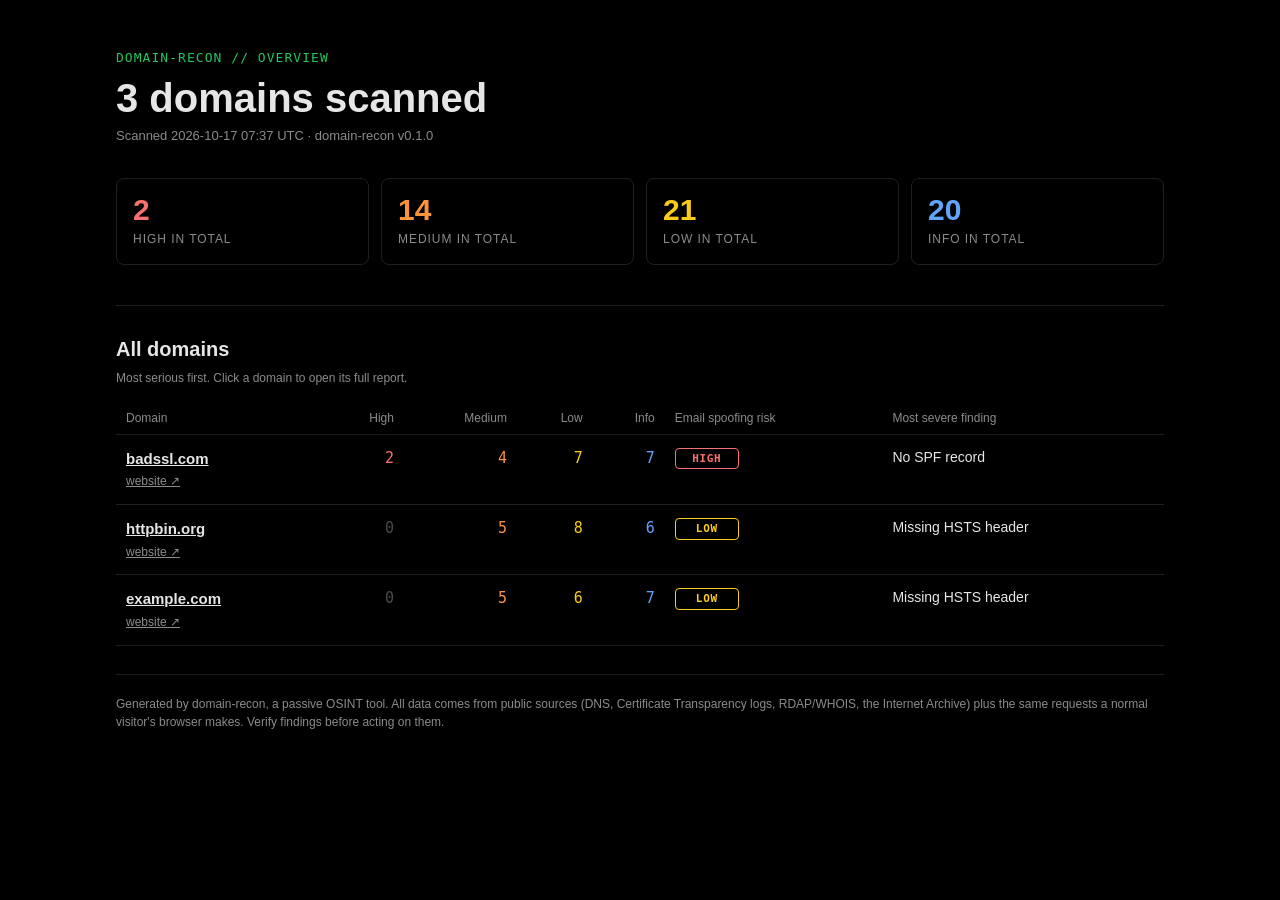
<file: examples/index.html>
<!doctype html>
<html lang="en">
<head>
<meta charset="utf-8">
<meta name="viewport" content="width=device-width, initial-scale=1">
<title>3 domains – domain-recon overview</title>
<style>
:root {
  --bg: #000;
  --line: #1f1f1f;
  --text: #e6e6e6;
  --muted: #8b8b8b;
  --accent: #22c55e;
  --high: #f87171;
  --medium: #fb923c;
  --low: #facc15;
  --info: #60a5fa;
}
* { box-sizing: border-box; }
html, body { margin: 0; background: var(--bg); color: var(--text); }
body { font: 15px/1.55 "Segoe UI", -apple-system, Roboto, Helvetica, Arial, sans-serif; }
main { max-width: 1080px; margin: 0 auto; padding: 48px 16px 80px; }
a { color: var(--text); }
.mono, code, table.grid td, table.kv td { font-family: "Cascadia Mono", ui-monospace, Consolas, monospace; font-size: 13px; }
.muted { color: var(--muted); }

header .brand { color: var(--accent); font-family: ui-monospace, Consolas, monospace; font-size: 13px; letter-spacing: .08em; }
header h1 { font-size: 40px; line-height: 1.1; margin: 8px 0 6px; word-break: break-all; }
header .meta { color: var(--muted); font-size: 13px; }
a.backlink { display: inline-block; margin-bottom: 20px; color: var(--muted); font-size: 13px; text-decoration: none; }
a.backlink:hover, a.external:hover { color: var(--text); }
a.external { color: var(--muted); font-size: 12px; }

.counts { display: grid; grid-template-columns: repeat(4, 1fr); gap: 12px; margin: 32px 0 40px; }
.count { border: 1px solid var(--line); border-radius: 8px; padding: 14px 16px; }
.count b { display: block; font-size: 30px; line-height: 1.1; }
.count span { color: var(--muted); font-size: 12px; text-transform: uppercase; letter-spacing: .08em; }
.count.high b { color: var(--high); } .count.medium b { color: var(--medium); }
.count.low b { color: var(--low); } .count.info b { color: var(--info); }

h2 { font-size: 20px; margin: 0 0 4px; }
section { border-top: 1px solid var(--line); padding: 28px 0; }
section .meta { color: var(--muted); font-size: 12px; margin-bottom: 16px; }

nav { display: flex; flex-wrap: wrap; gap: 8px; margin-bottom: 8px; }
nav a { border: 1px solid var(--line); border-radius: 999px; padding: 4px 12px; font-size: 13px; text-decoration: none; color: var(--muted); }
nav a:hover { color: var(--text); border-color: #3a3a3a; }

.sev { display: inline-block; min-width: 64px; text-align: center; border-radius: 4px; padding: 1px 6px;
       font: 600 11px/1.6 ui-monospace, Consolas, monospace; letter-spacing: .06em; text-transform: uppercase; border: 1px solid currentColor; }
.sev-high { color: var(--high); } .sev-medium { color: var(--medium); }
.sev-low { color: var(--low); } .sev-info { color: var(--info); }

ul.findings { list-style: none; margin: 0 0 20px; padding: 0; }
ul.findings li { display: grid; grid-template-columns: 76px 1fr; gap: 12px; padding: 10px 0; border-bottom: 1px solid var(--line); }
ul.findings li:last-child { border-bottom: 0; }
ul.findings .title { font-weight: 600; }
ul.findings .detail { color: var(--muted); font-size: 13px; word-break: break-word; }
ul.findings .module { color: var(--muted); font-size: 12px; text-decoration: none; }

.scroll { overflow-x: auto; }
table { border-collapse: collapse; width: 100%; }
th, td { text-align: left; vertical-align: top; padding: 6px 10px; border-bottom: 1px solid var(--line); word-break: break-word; }
th { color: var(--muted); font-weight: 500; font-size: 12px; }
table.kv > tbody > tr > th, table.kv > tr > th { width: 26%; }
table.kv table.kv th { width: 34%; }
table.grid th { white-space: nowrap; }
ul.list { margin: 0; padding-left: 18px; }
details summary { cursor: pointer; color: var(--muted); font-size: 13px; }
.error { border: 1px solid var(--high); color: var(--high); border-radius: 6px; padding: 10px 14px; font-size: 14px; }

table.overview td { font-family: inherit; font-size: 14px; padding: 12px 10px; }
table.overview .num { text-align: right; }
table.overview td.num { font-family: "Cascadia Mono", ui-monospace, Consolas, monospace; font-size: 15px; }
table.overview td.domain { white-space: nowrap; }
table.overview td.num.high { color: var(--high); } table.overview td.num.medium { color: var(--medium); }
table.overview td.num.low { color: var(--low); } table.overview td.num.info { color: var(--info); }
table.overview td.num.zero { color: #4a4a4a; }
table.overview a.domain { font-weight: 600; font-size: 15px; }
table.overview tr:hover td { background: #0b0b0b; }

footer { border-top: 1px solid var(--line); padding-top: 20px; color: var(--muted); font-size: 12px; }

@media (max-width: 640px) {
  header h1 { font-size: 28px; }
  .counts { grid-template-columns: repeat(2, 1fr); }
  ul.findings li { grid-template-columns: 1fr; gap: 4px; }
}</style>
</head>
<body>
<main>

<header>
  <div class="brand">DOMAIN-RECON // OVERVIEW</div>
  <h1>3 domains scanned</h1>
  <div class="meta">Scanned 2026-10-17 07:37 UTC · domain-recon v0.1.0</div>
</header>

<div class="counts">
  <div class="count high"><b>2</b><span>high in total</span></div>
  <div class="count medium"><b>14</b><span>medium in total</span></div>
  <div class="count low"><b>21</b><span>low in total</span></div>
  <div class="count info"><b>20</b><span>info in total</span></div>
</div>

<section>
  <h2>All domains</h2>
  <div class="meta">Most serious first. Click a domain to open its full report.</div>
  <div class="scroll">
    <table class="grid overview">
      <tr>
        <th>Domain</th>
        <th class="num">High</th><th class="num">Medium</th><th class="num">Low</th><th class="num">Info</th>
        <th>Email spoofing risk</th>
        <th>Most severe finding</th>
      </tr>
      <tr>
        <td class="domain">
          <a class="domain" href="badssl.com.html">badssl.com</a><br>
          <a class="external" href="https://badssl.com" target="_blank" rel="noopener noreferrer">website ↗</a>
        </td>
        <td class="num high">2</td>
        <td class="num medium">4</td>
        <td class="num low">7</td>
        <td class="num info">7</td>
        <td>
<span class="sev sev-high">high</span>
        </td>
        <td>
No SPF record        </td>
      </tr>
      <tr>
        <td class="domain">
          <a class="domain" href="httpbin.org.html">httpbin.org</a><br>
          <a class="external" href="https://httpbin.org" target="_blank" rel="noopener noreferrer">website ↗</a>
        </td>
        <td class="num zero">0</td>
        <td class="num medium">5</td>
        <td class="num low">8</td>
        <td class="num info">6</td>
        <td>
<span class="sev sev-low">low</span>
        </td>
        <td>
Missing HSTS header        </td>
      </tr>
      <tr>
        <td class="domain">
          <a class="domain" href="example.com.html">example.com</a><br>
          <a class="external" href="https://example.com" target="_blank" rel="noopener noreferrer">website ↗</a>
        </td>
        <td class="num zero">0</td>
        <td class="num medium">5</td>
        <td class="num low">6</td>
        <td class="num info">7</td>
        <td>
<span class="sev sev-low">low</span>
        </td>
        <td>
Missing HSTS header        </td>
      </tr>
    </table>
  </div>
</section>

<footer>
  Generated by domain-recon, a passive OSINT tool. All data comes from public sources
  (DNS, Certificate Transparency logs, RDAP/WHOIS, the Internet Archive) plus the same
  requests a normal visitor's browser makes. Verify findings before acting on them.
</footer>
</main>
</body>
</html>
</file>
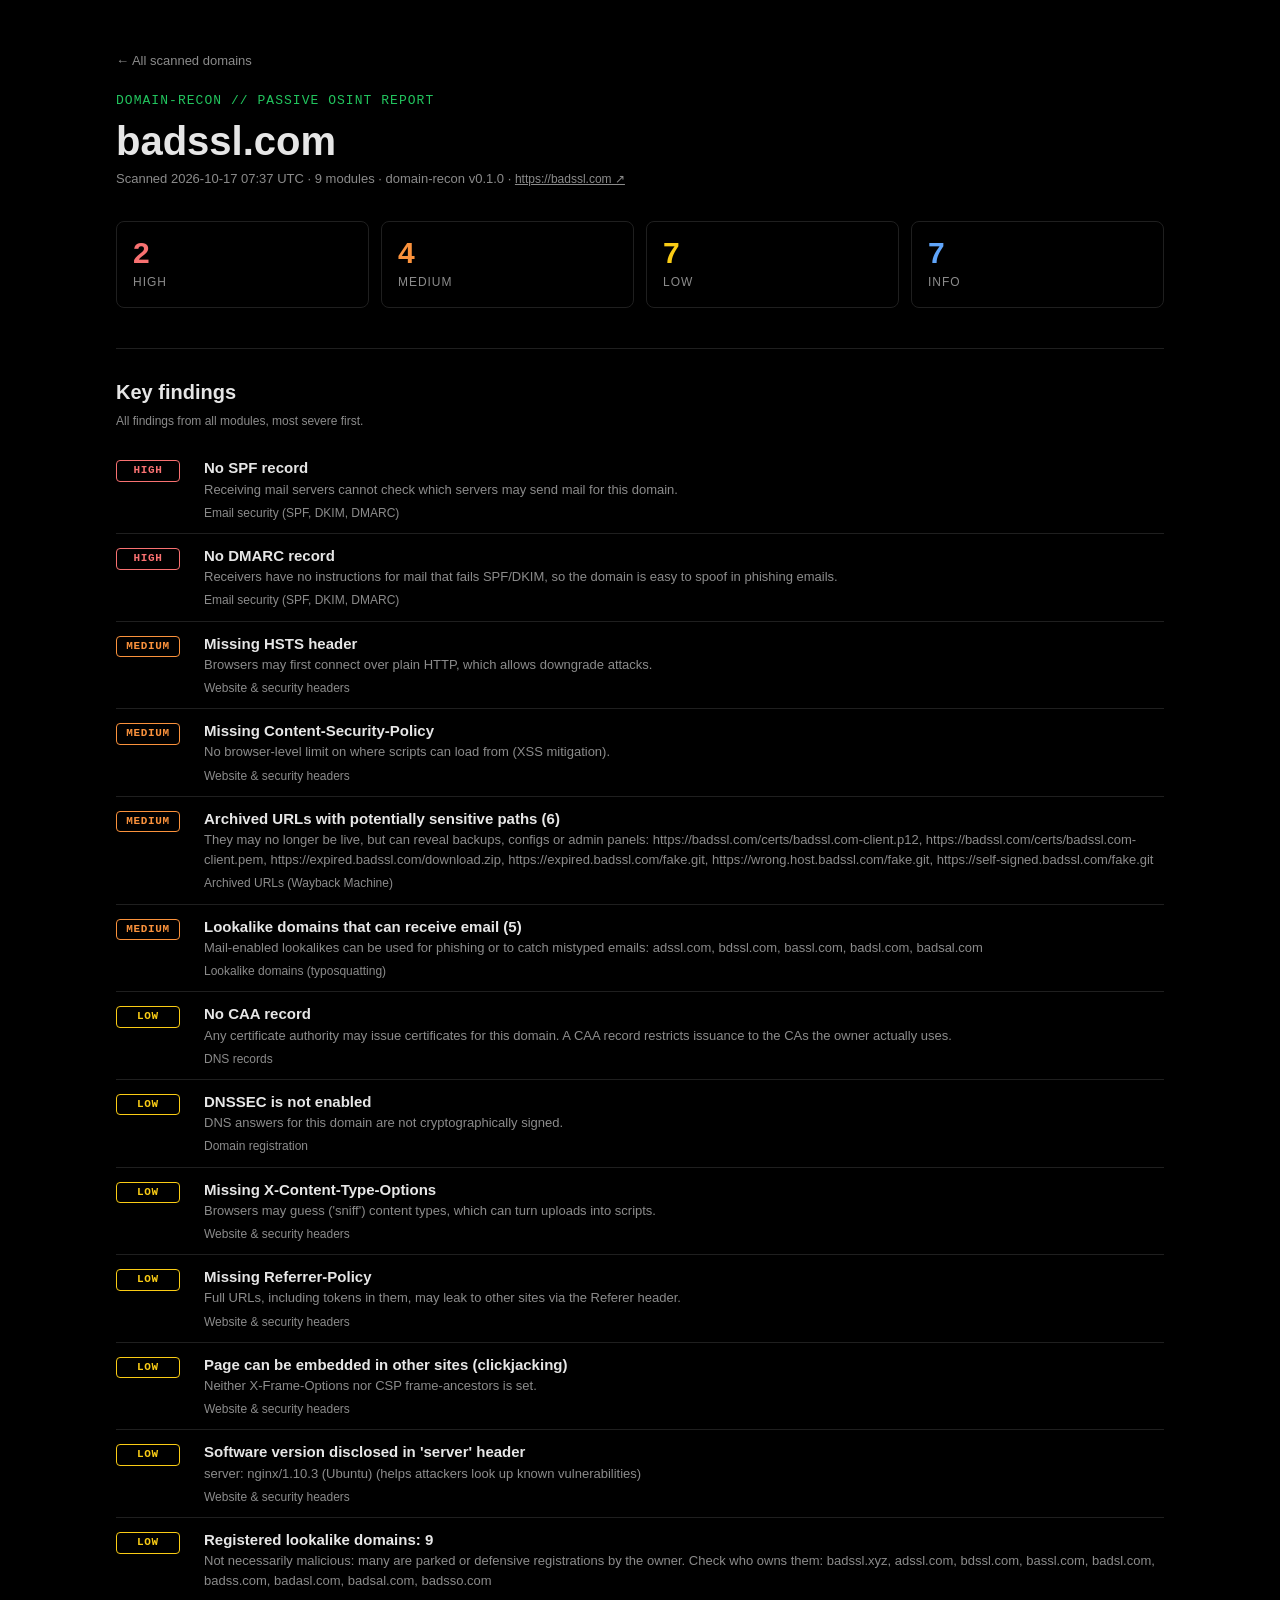
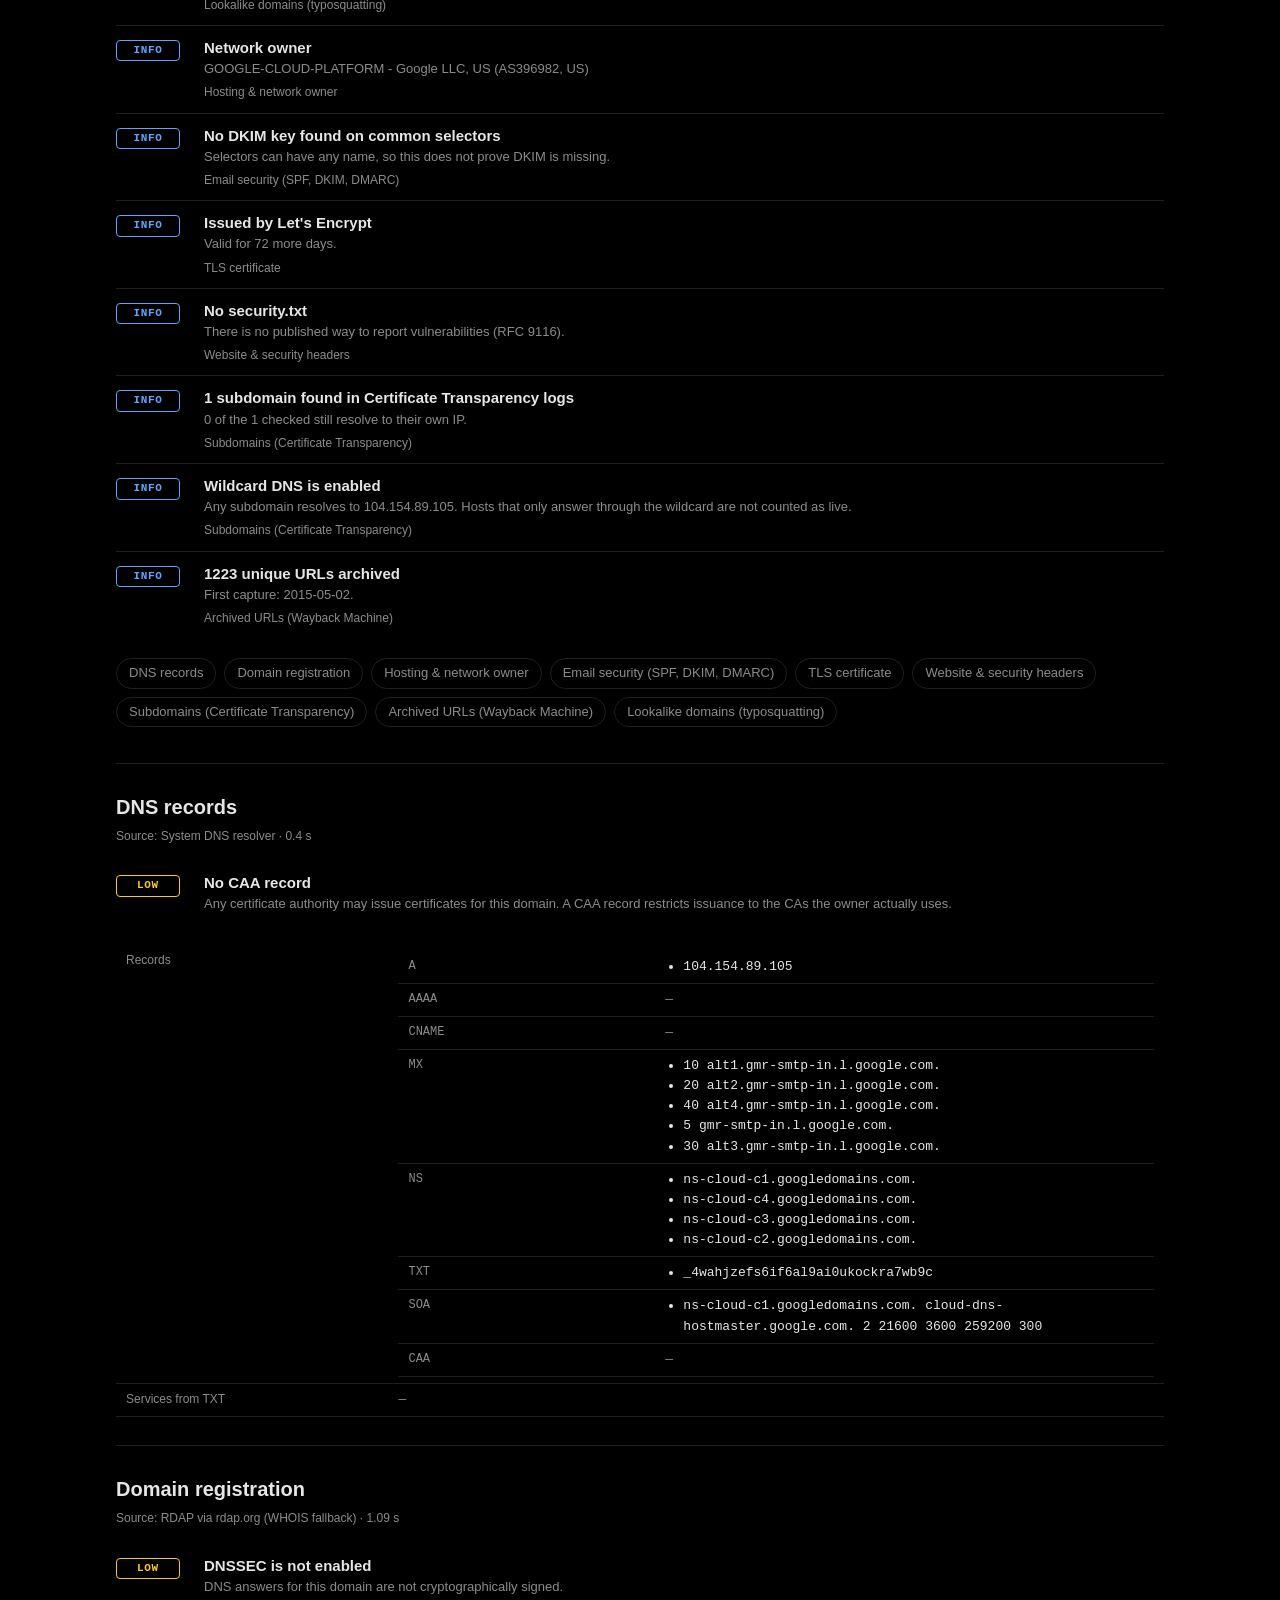
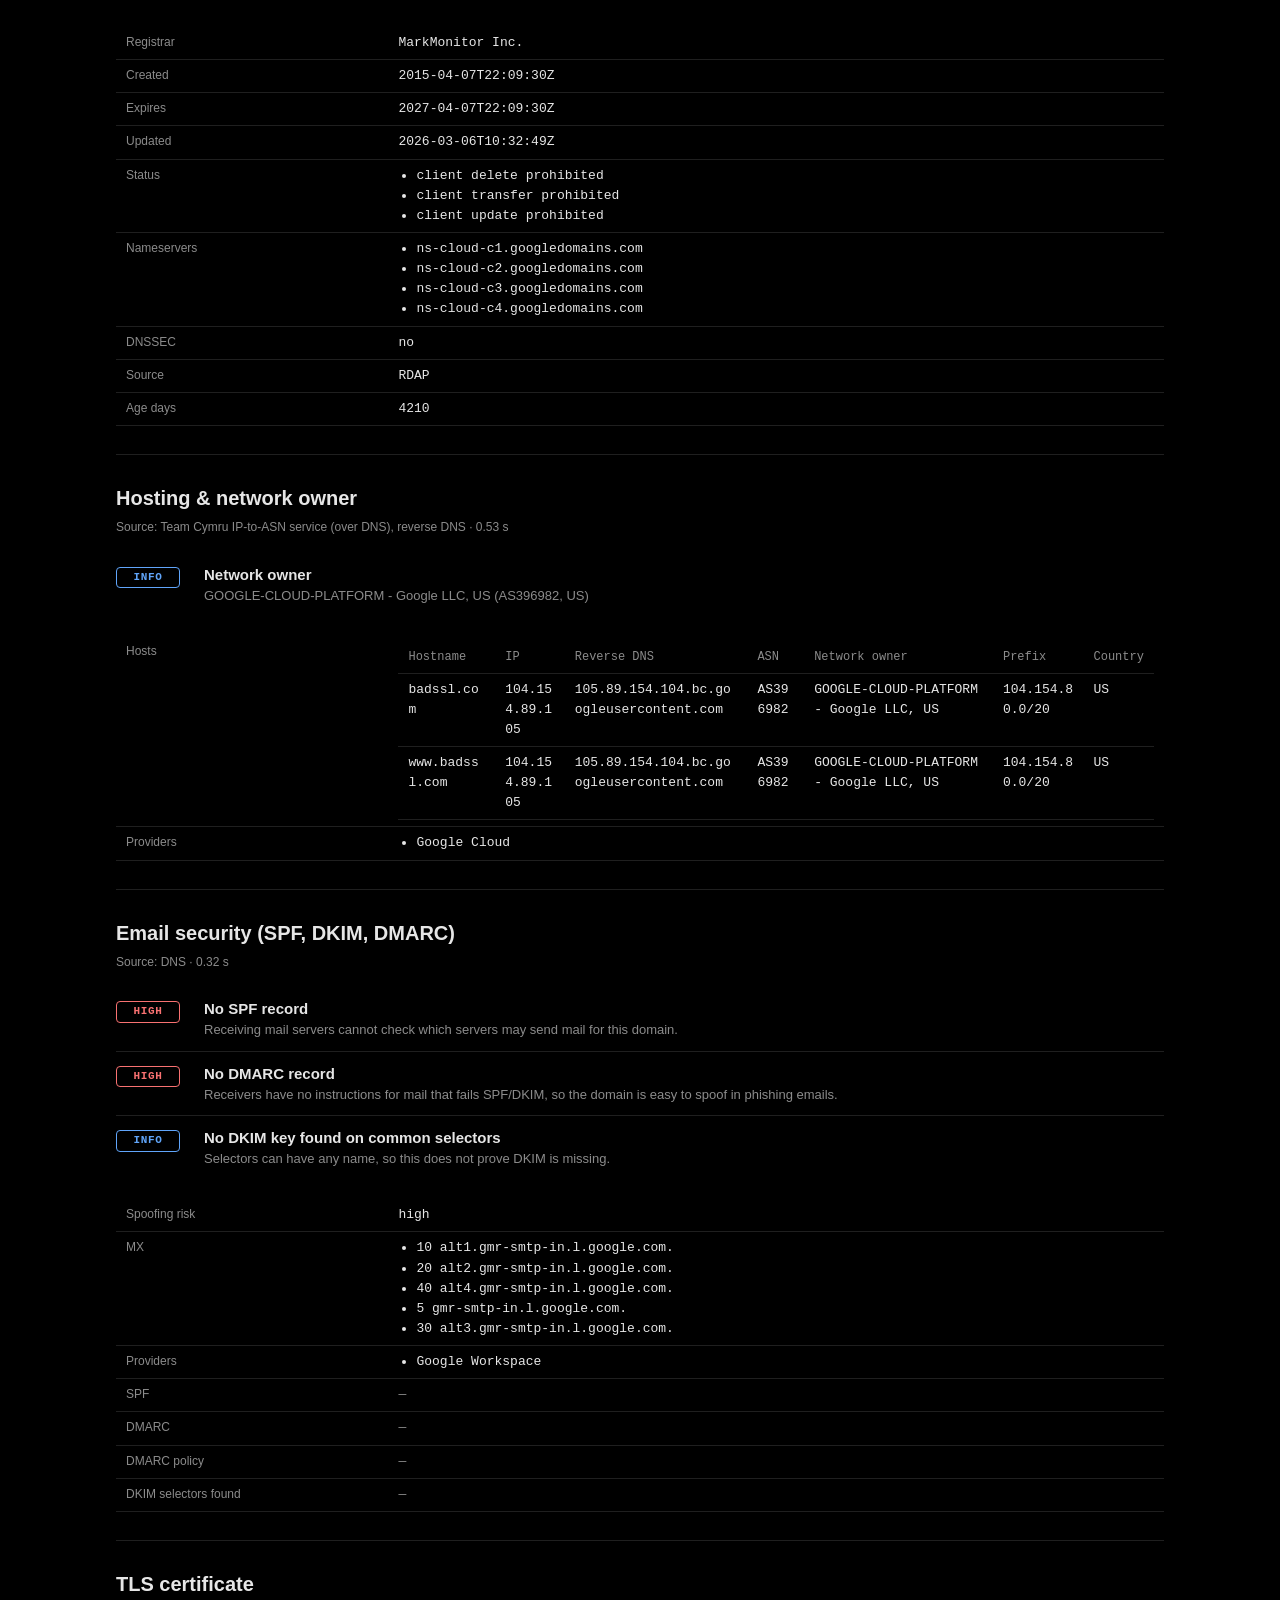
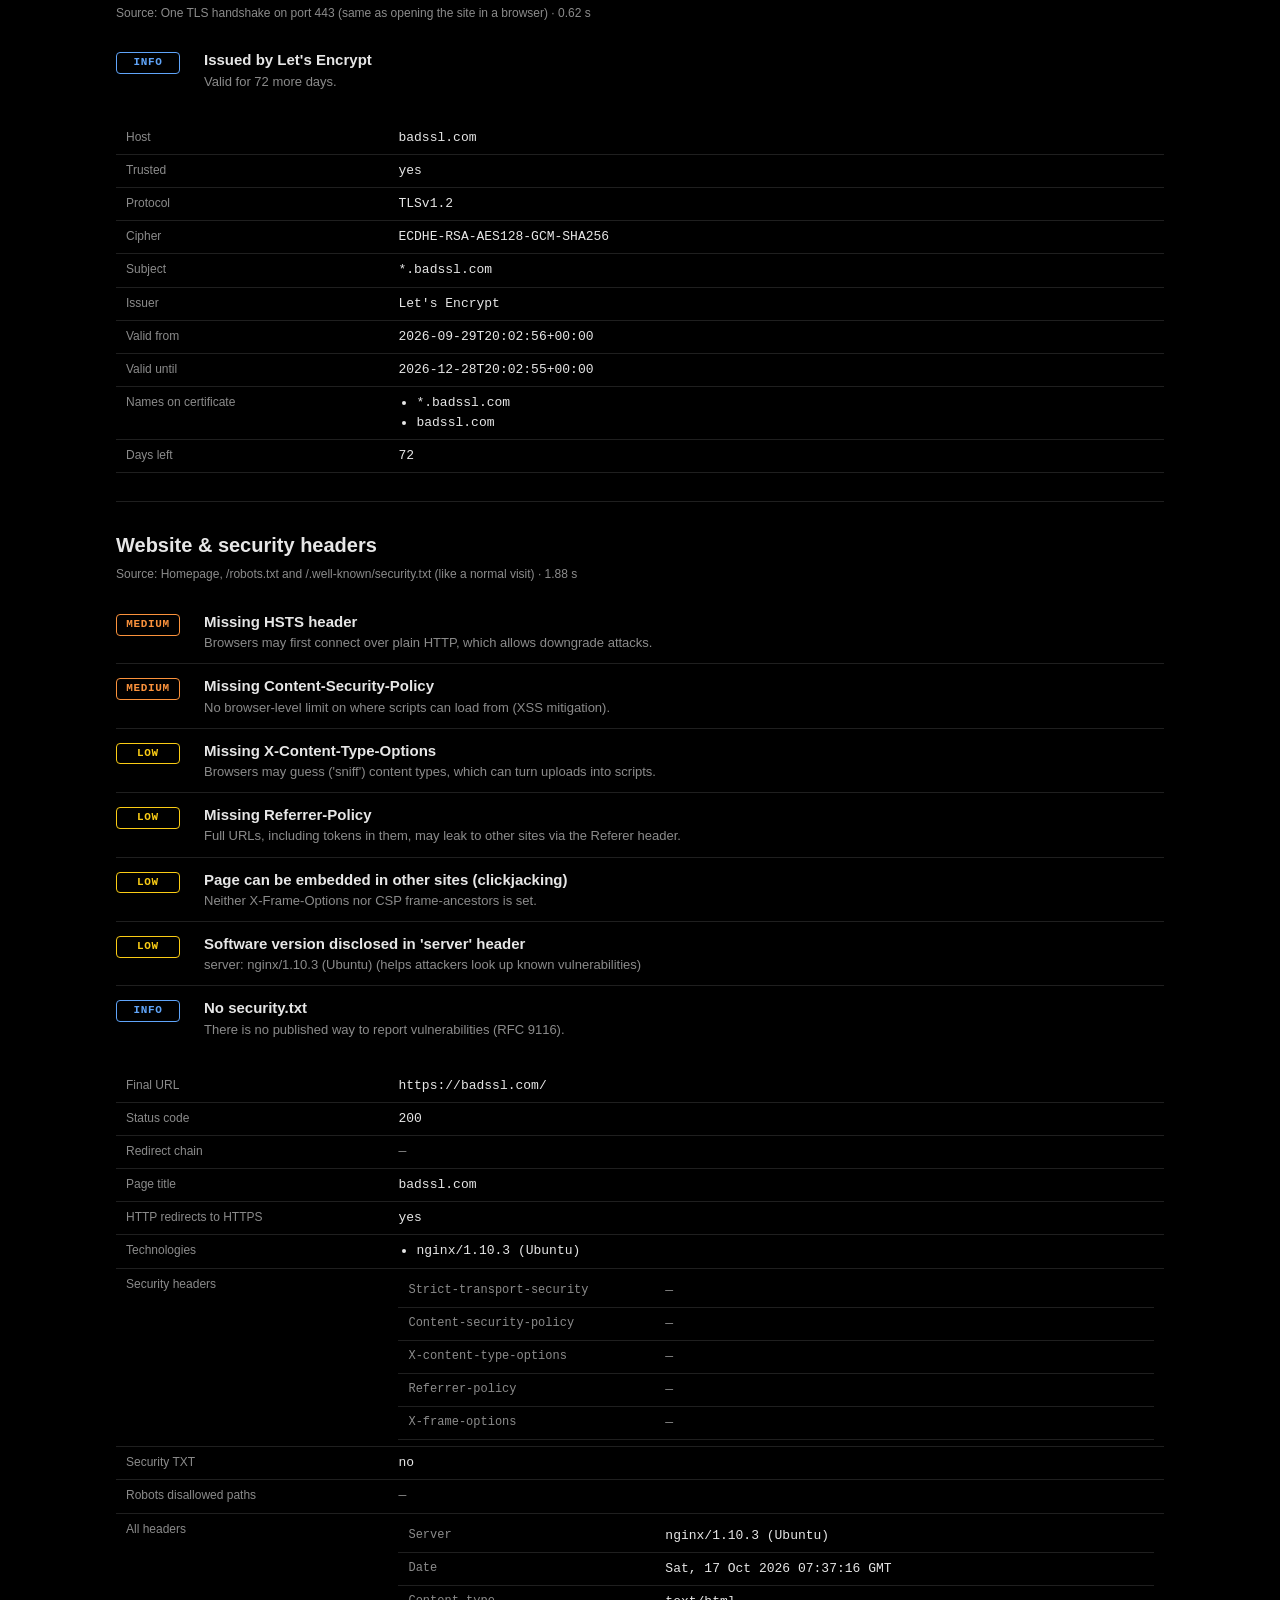
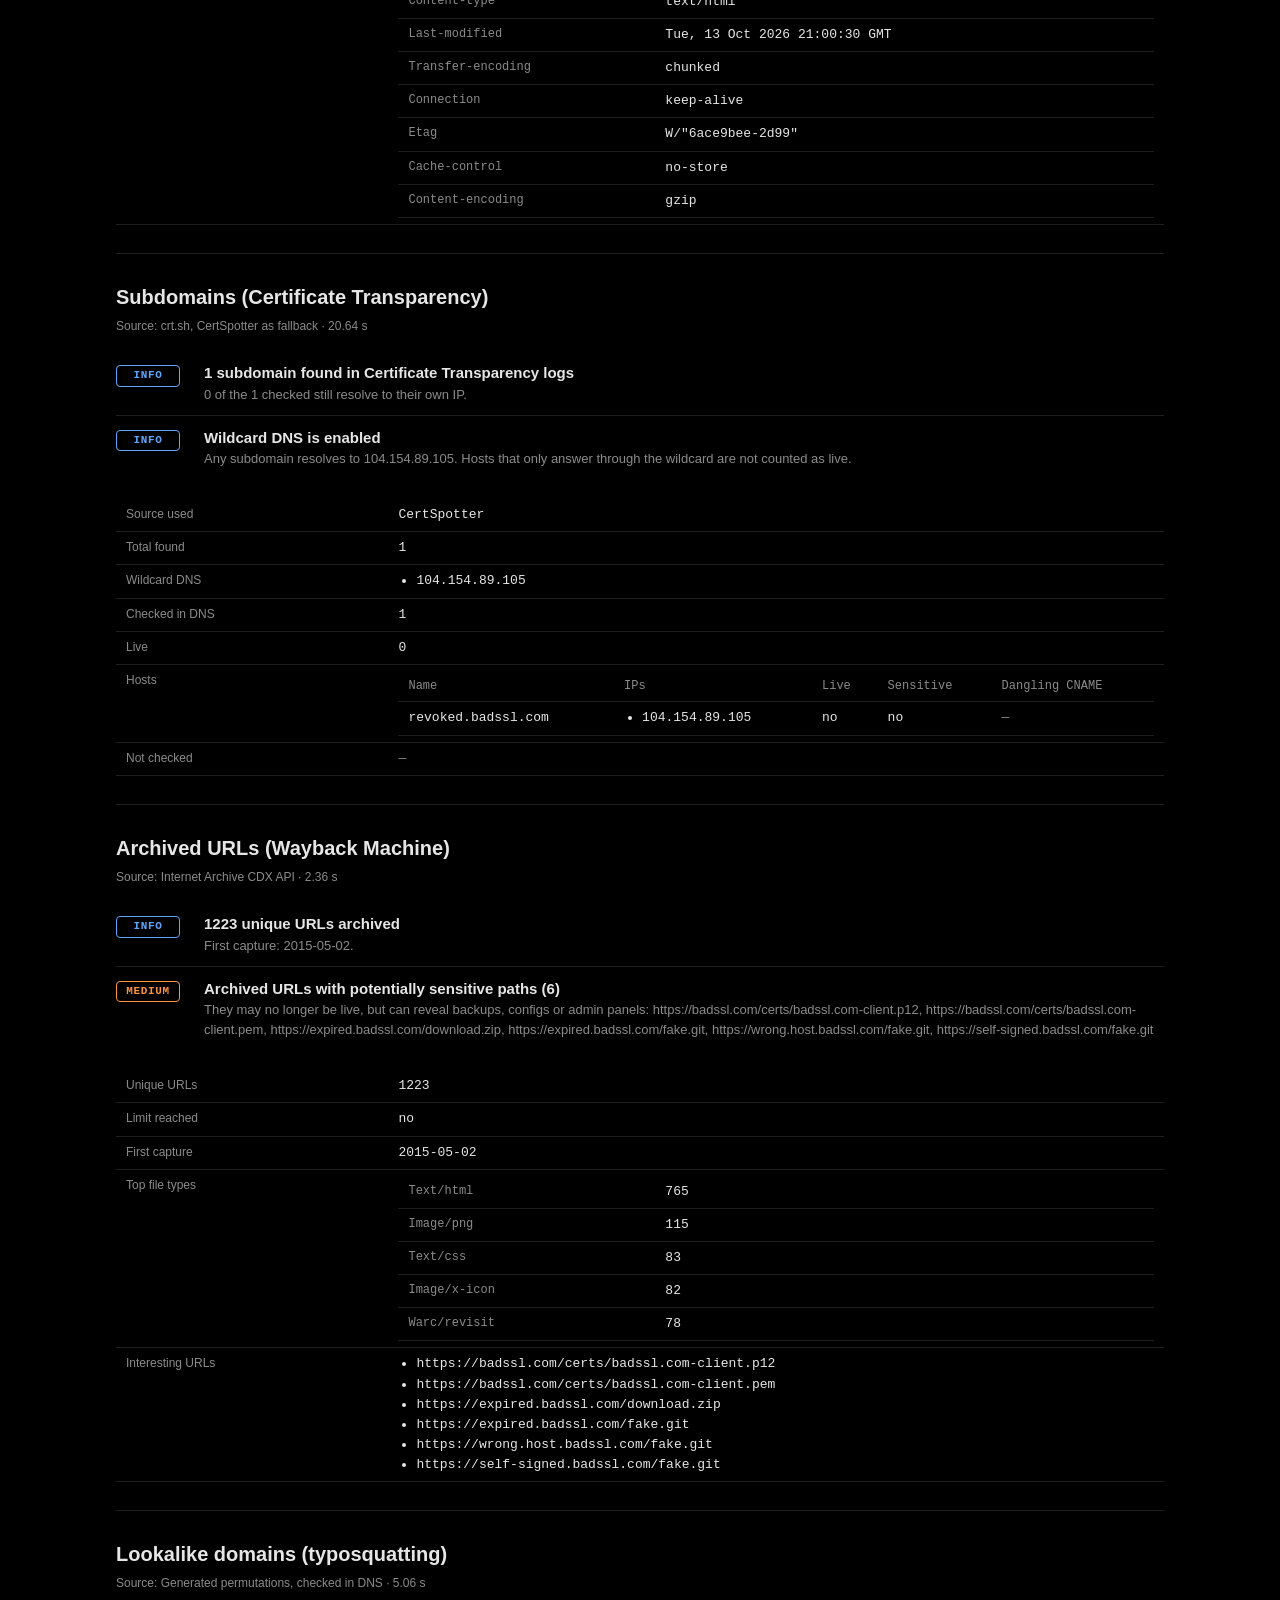
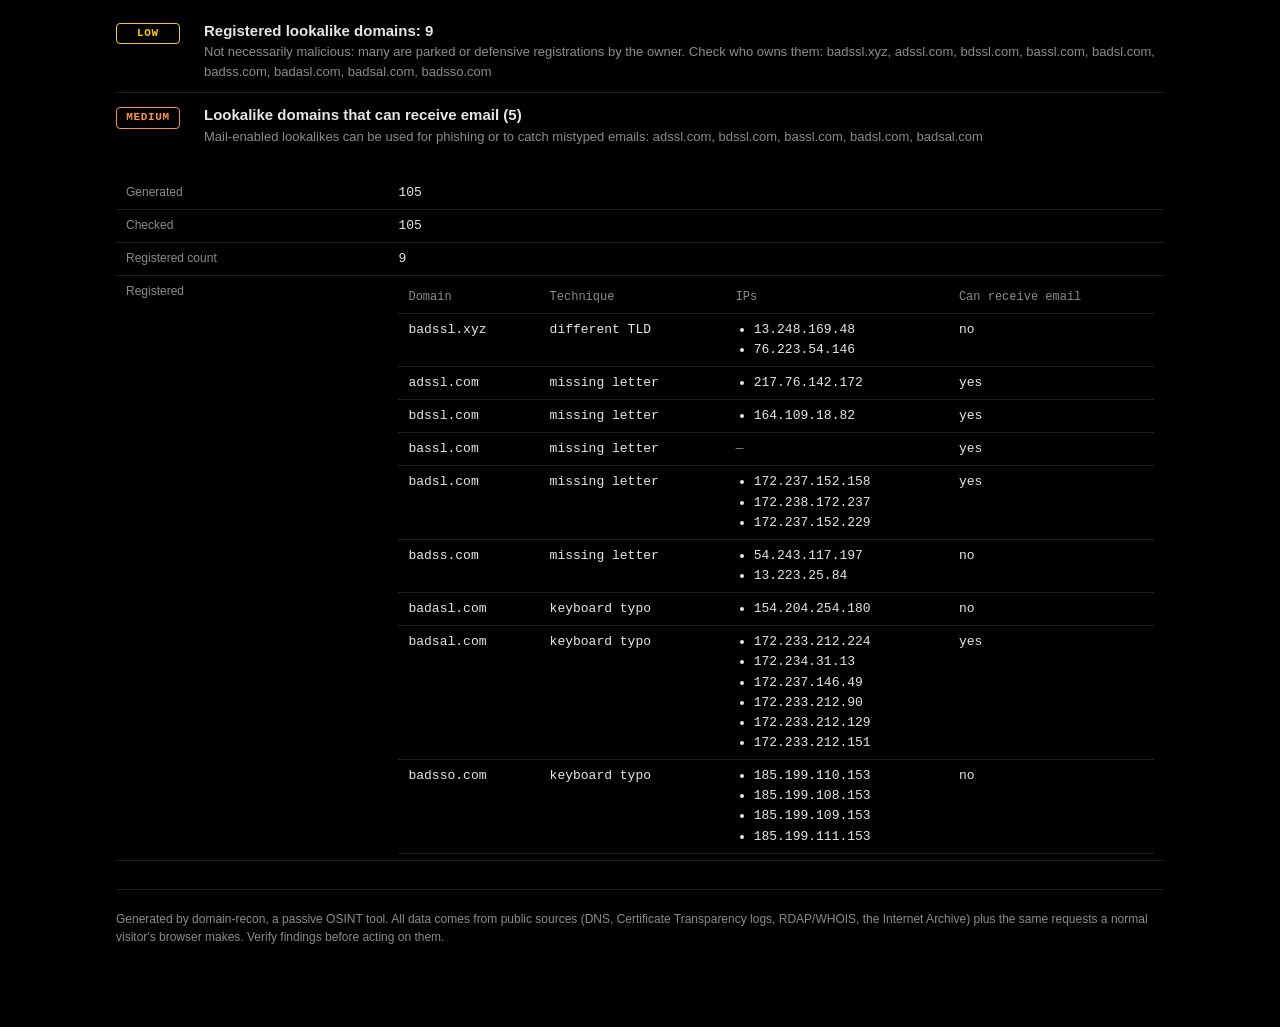
<file: examples/badssl.com.html>
<!doctype html>
<html lang="en">
<head>
<meta charset="utf-8">
<meta name="viewport" content="width=device-width, initial-scale=1">
<title>badssl.com – domain-recon report</title>
<style>
:root {
  --bg: #000;
  --line: #1f1f1f;
  --text: #e6e6e6;
  --muted: #8b8b8b;
  --accent: #22c55e;
  --high: #f87171;
  --medium: #fb923c;
  --low: #facc15;
  --info: #60a5fa;
}
* { box-sizing: border-box; }
html, body { margin: 0; background: var(--bg); color: var(--text); }
body { font: 15px/1.55 "Segoe UI", -apple-system, Roboto, Helvetica, Arial, sans-serif; }
main { max-width: 1080px; margin: 0 auto; padding: 48px 16px 80px; }
a { color: var(--text); }
.mono, code, table.grid td, table.kv td { font-family: "Cascadia Mono", ui-monospace, Consolas, monospace; font-size: 13px; }
.muted { color: var(--muted); }

header .brand { color: var(--accent); font-family: ui-monospace, Consolas, monospace; font-size: 13px; letter-spacing: .08em; }
header h1 { font-size: 40px; line-height: 1.1; margin: 8px 0 6px; word-break: break-all; }
header .meta { color: var(--muted); font-size: 13px; }
a.backlink { display: inline-block; margin-bottom: 20px; color: var(--muted); font-size: 13px; text-decoration: none; }
a.backlink:hover, a.external:hover { color: var(--text); }
a.external { color: var(--muted); font-size: 12px; }

.counts { display: grid; grid-template-columns: repeat(4, 1fr); gap: 12px; margin: 32px 0 40px; }
.count { border: 1px solid var(--line); border-radius: 8px; padding: 14px 16px; }
.count b { display: block; font-size: 30px; line-height: 1.1; }
.count span { color: var(--muted); font-size: 12px; text-transform: uppercase; letter-spacing: .08em; }
.count.high b { color: var(--high); } .count.medium b { color: var(--medium); }
.count.low b { color: var(--low); } .count.info b { color: var(--info); }

h2 { font-size: 20px; margin: 0 0 4px; }
section { border-top: 1px solid var(--line); padding: 28px 0; }
section .meta { color: var(--muted); font-size: 12px; margin-bottom: 16px; }

nav { display: flex; flex-wrap: wrap; gap: 8px; margin-bottom: 8px; }
nav a { border: 1px solid var(--line); border-radius: 999px; padding: 4px 12px; font-size: 13px; text-decoration: none; color: var(--muted); }
nav a:hover { color: var(--text); border-color: #3a3a3a; }

.sev { display: inline-block; min-width: 64px; text-align: center; border-radius: 4px; padding: 1px 6px;
       font: 600 11px/1.6 ui-monospace, Consolas, monospace; letter-spacing: .06em; text-transform: uppercase; border: 1px solid currentColor; }
.sev-high { color: var(--high); } .sev-medium { color: var(--medium); }
.sev-low { color: var(--low); } .sev-info { color: var(--info); }

ul.findings { list-style: none; margin: 0 0 20px; padding: 0; }
ul.findings li { display: grid; grid-template-columns: 76px 1fr; gap: 12px; padding: 10px 0; border-bottom: 1px solid var(--line); }
ul.findings li:last-child { border-bottom: 0; }
ul.findings .title { font-weight: 600; }
ul.findings .detail { color: var(--muted); font-size: 13px; word-break: break-word; }
ul.findings .module { color: var(--muted); font-size: 12px; text-decoration: none; }

.scroll { overflow-x: auto; }
table { border-collapse: collapse; width: 100%; }
th, td { text-align: left; vertical-align: top; padding: 6px 10px; border-bottom: 1px solid var(--line); word-break: break-word; }
th { color: var(--muted); font-weight: 500; font-size: 12px; }
table.kv > tbody > tr > th, table.kv > tr > th { width: 26%; }
table.kv table.kv th { width: 34%; }
table.grid th { white-space: nowrap; }
ul.list { margin: 0; padding-left: 18px; }
details summary { cursor: pointer; color: var(--muted); font-size: 13px; }
.error { border: 1px solid var(--high); color: var(--high); border-radius: 6px; padding: 10px 14px; font-size: 14px; }

table.overview td { font-family: inherit; font-size: 14px; padding: 12px 10px; }
table.overview .num { text-align: right; }
table.overview td.num { font-family: "Cascadia Mono", ui-monospace, Consolas, monospace; font-size: 15px; }
table.overview td.domain { white-space: nowrap; }
table.overview td.num.high { color: var(--high); } table.overview td.num.medium { color: var(--medium); }
table.overview td.num.low { color: var(--low); } table.overview td.num.info { color: var(--info); }
table.overview td.num.zero { color: #4a4a4a; }
table.overview a.domain { font-weight: 600; font-size: 15px; }
table.overview tr:hover td { background: #0b0b0b; }

footer { border-top: 1px solid var(--line); padding-top: 20px; color: var(--muted); font-size: 12px; }

@media (max-width: 640px) {
  header h1 { font-size: 28px; }
  .counts { grid-template-columns: repeat(2, 1fr); }
  ul.findings li { grid-template-columns: 1fr; gap: 4px; }
}</style>
</head>
<body>
<main>


<header>
<a class="backlink" href="index.html">← All scanned domains</a>  <div class="brand">DOMAIN-RECON // PASSIVE OSINT REPORT</div>
  <h1>badssl.com</h1>
  <div class="meta">
    Scanned 2026-10-17 07:37 UTC
    · 9 modules
    · domain-recon v0.1.0
    · <a class="external" href="https://badssl.com" target="_blank" rel="noopener noreferrer">https://badssl.com ↗</a>
  </div>
</header>

<div class="counts">
  <div class="count high"><b>2</b><span>high</span></div>
  <div class="count medium"><b>4</b><span>medium</span></div>
  <div class="count low"><b>7</b><span>low</span></div>
  <div class="count info"><b>7</b><span>info</span></div>
</div>

<section>
  <h2>Key findings</h2>
  <div class="meta">All findings from all modules, most severe first.</div>
  <ul class="findings">
    <li>
      <div><span class="sev sev-high">high</span></div>
      <div>
        <div class="title">No SPF record</div>
<div class="detail">Receiving mail servers cannot check which servers may send mail for this domain.</div>        <a class="module" href="#email">Email security (SPF, DKIM, DMARC)</a>
      </div>
    </li>
    <li>
      <div><span class="sev sev-high">high</span></div>
      <div>
        <div class="title">No DMARC record</div>
<div class="detail">Receivers have no instructions for mail that fails SPF/DKIM, so the domain is easy to spoof in phishing emails.</div>        <a class="module" href="#email">Email security (SPF, DKIM, DMARC)</a>
      </div>
    </li>
    <li>
      <div><span class="sev sev-medium">medium</span></div>
      <div>
        <div class="title">Missing HSTS header</div>
<div class="detail">Browsers may first connect over plain HTTP, which allows downgrade attacks.</div>        <a class="module" href="#http">Website &amp; security headers</a>
      </div>
    </li>
    <li>
      <div><span class="sev sev-medium">medium</span></div>
      <div>
        <div class="title">Missing Content-Security-Policy</div>
<div class="detail">No browser-level limit on where scripts can load from (XSS mitigation).</div>        <a class="module" href="#http">Website &amp; security headers</a>
      </div>
    </li>
    <li>
      <div><span class="sev sev-medium">medium</span></div>
      <div>
        <div class="title">Archived URLs with potentially sensitive paths (6)</div>
<div class="detail">They may no longer be live, but can reveal backups, configs or admin panels: https://badssl.com/certs/badssl.com-client.p12, https://badssl.com/certs/badssl.com-client.pem, https://expired.badssl.com/download.zip, https://expired.badssl.com/fake.git, https://wrong.host.badssl.com/fake.git, https://self-signed.badssl.com/fake.git</div>        <a class="module" href="#wayback">Archived URLs (Wayback Machine)</a>
      </div>
    </li>
    <li>
      <div><span class="sev sev-medium">medium</span></div>
      <div>
        <div class="title">Lookalike domains that can receive email (5)</div>
<div class="detail">Mail-enabled lookalikes can be used for phishing or to catch mistyped emails: adssl.com, bdssl.com, bassl.com, badsl.com, badsal.com</div>        <a class="module" href="#typosquat">Lookalike domains (typosquatting)</a>
      </div>
    </li>
    <li>
      <div><span class="sev sev-low">low</span></div>
      <div>
        <div class="title">No CAA record</div>
<div class="detail">Any certificate authority may issue certificates for this domain. A CAA record restricts issuance to the CAs the owner actually uses.</div>        <a class="module" href="#dns">DNS records</a>
      </div>
    </li>
    <li>
      <div><span class="sev sev-low">low</span></div>
      <div>
        <div class="title">DNSSEC is not enabled</div>
<div class="detail">DNS answers for this domain are not cryptographically signed.</div>        <a class="module" href="#registration">Domain registration</a>
      </div>
    </li>
    <li>
      <div><span class="sev sev-low">low</span></div>
      <div>
        <div class="title">Missing X-Content-Type-Options</div>
<div class="detail">Browsers may guess (&#39;sniff&#39;) content types, which can turn uploads into scripts.</div>        <a class="module" href="#http">Website &amp; security headers</a>
      </div>
    </li>
    <li>
      <div><span class="sev sev-low">low</span></div>
      <div>
        <div class="title">Missing Referrer-Policy</div>
<div class="detail">Full URLs, including tokens in them, may leak to other sites via the Referer header.</div>        <a class="module" href="#http">Website &amp; security headers</a>
      </div>
    </li>
    <li>
      <div><span class="sev sev-low">low</span></div>
      <div>
        <div class="title">Page can be embedded in other sites (clickjacking)</div>
<div class="detail">Neither X-Frame-Options nor CSP frame-ancestors is set.</div>        <a class="module" href="#http">Website &amp; security headers</a>
      </div>
    </li>
    <li>
      <div><span class="sev sev-low">low</span></div>
      <div>
        <div class="title">Software version disclosed in &#39;server&#39; header</div>
<div class="detail">server: nginx/1.10.3 (Ubuntu) (helps attackers look up known vulnerabilities)</div>        <a class="module" href="#http">Website &amp; security headers</a>
      </div>
    </li>
    <li>
      <div><span class="sev sev-low">low</span></div>
      <div>
        <div class="title">Registered lookalike domains: 9</div>
<div class="detail">Not necessarily malicious: many are parked or defensive registrations by the owner. Check who owns them: badssl.xyz, adssl.com, bdssl.com, bassl.com, badsl.com, badss.com, badasl.com, badsal.com, badsso.com</div>        <a class="module" href="#typosquat">Lookalike domains (typosquatting)</a>
      </div>
    </li>
    <li>
      <div><span class="sev sev-info">info</span></div>
      <div>
        <div class="title">Network owner</div>
<div class="detail">GOOGLE-CLOUD-PLATFORM - Google LLC, US (AS396982, US)</div>        <a class="module" href="#hosting">Hosting &amp; network owner</a>
      </div>
    </li>
    <li>
      <div><span class="sev sev-info">info</span></div>
      <div>
        <div class="title">No DKIM key found on common selectors</div>
<div class="detail">Selectors can have any name, so this does not prove DKIM is missing.</div>        <a class="module" href="#email">Email security (SPF, DKIM, DMARC)</a>
      </div>
    </li>
    <li>
      <div><span class="sev sev-info">info</span></div>
      <div>
        <div class="title">Issued by Let&#39;s Encrypt</div>
<div class="detail">Valid for 72 more days.</div>        <a class="module" href="#tls">TLS certificate</a>
      </div>
    </li>
    <li>
      <div><span class="sev sev-info">info</span></div>
      <div>
        <div class="title">No security.txt</div>
<div class="detail">There is no published way to report vulnerabilities (RFC 9116).</div>        <a class="module" href="#http">Website &amp; security headers</a>
      </div>
    </li>
    <li>
      <div><span class="sev sev-info">info</span></div>
      <div>
        <div class="title">1 subdomain found in Certificate Transparency logs</div>
<div class="detail">0 of the 1 checked still resolve to their own IP.</div>        <a class="module" href="#subdomains">Subdomains (Certificate Transparency)</a>
      </div>
    </li>
    <li>
      <div><span class="sev sev-info">info</span></div>
      <div>
        <div class="title">Wildcard DNS is enabled</div>
<div class="detail">Any subdomain resolves to 104.154.89.105. Hosts that only answer through the wildcard are not counted as live.</div>        <a class="module" href="#subdomains">Subdomains (Certificate Transparency)</a>
      </div>
    </li>
    <li>
      <div><span class="sev sev-info">info</span></div>
      <div>
        <div class="title">1223 unique URLs archived</div>
<div class="detail">First capture: 2015-05-02.</div>        <a class="module" href="#wayback">Archived URLs (Wayback Machine)</a>
      </div>
    </li>
  </ul>
  <nav>
    <a href="#dns">DNS records</a>
    <a href="#registration">Domain registration</a>
    <a href="#hosting">Hosting &amp; network owner</a>
    <a href="#email">Email security (SPF, DKIM, DMARC)</a>
    <a href="#tls">TLS certificate</a>
    <a href="#http">Website &amp; security headers</a>
    <a href="#subdomains">Subdomains (Certificate Transparency)</a>
    <a href="#wayback">Archived URLs (Wayback Machine)</a>
    <a href="#typosquat">Lookalike domains (typosquatting)</a>
  </nav>
</section>

<section id="dns">
  <h2>DNS records</h2>
  <div class="meta">Source: System DNS resolver · 0.4 s</div>


  <ul class="findings">
    <li>
      <div><span class="sev sev-low">low</span></div>
      <div>
        <div class="title">No CAA record</div>
<div class="detail">Any certificate authority may issue certificates for this domain. A CAA record restricts issuance to the CAs the owner actually uses.</div>      </div>
    </li>
  </ul>

  <table class="kv">
    <tr><th>Records</th><td>  <table class="kv">
    <tr><th>A</th><td>    <ul class="list"><li>104.154.89.105</li></ul>
</td></tr>
    <tr><th>AAAA</th><td><span class="muted">—</span>
</td></tr>
    <tr><th>CNAME</th><td><span class="muted">—</span>
</td></tr>
    <tr><th>MX</th><td>    <ul class="list"><li>10 alt1.gmr-smtp-in.l.google.com.</li><li>20 alt2.gmr-smtp-in.l.google.com.</li><li>40 alt4.gmr-smtp-in.l.google.com.</li><li>5 gmr-smtp-in.l.google.com.</li><li>30 alt3.gmr-smtp-in.l.google.com.</li></ul>
</td></tr>
    <tr><th>NS</th><td>    <ul class="list"><li>ns-cloud-c1.googledomains.com.</li><li>ns-cloud-c4.googledomains.com.</li><li>ns-cloud-c3.googledomains.com.</li><li>ns-cloud-c2.googledomains.com.</li></ul>
</td></tr>
    <tr><th>TXT</th><td>    <ul class="list"><li>_4wahjzefs6if6al9ai0ukockra7wb9c</li></ul>
</td></tr>
    <tr><th>SOA</th><td>    <ul class="list"><li>ns-cloud-c1.googledomains.com. cloud-dns-hostmaster.google.com. 2 21600 3600 259200 300</li></ul>
</td></tr>
    <tr><th>CAA</th><td><span class="muted">—</span>
</td></tr>
  </table>
</td></tr>
    <tr><th>Services from TXT</th><td><span class="muted">—</span>
</td></tr>
  </table>
</section>
<section id="registration">
  <h2>Domain registration</h2>
  <div class="meta">Source: RDAP via rdap.org (WHOIS fallback) · 1.09 s</div>


  <ul class="findings">
    <li>
      <div><span class="sev sev-low">low</span></div>
      <div>
        <div class="title">DNSSEC is not enabled</div>
<div class="detail">DNS answers for this domain are not cryptographically signed.</div>      </div>
    </li>
  </ul>

  <table class="kv">
    <tr><th>Registrar</th><td>MarkMonitor Inc.</td></tr>
    <tr><th>Created</th><td>2015-04-07T22:09:30Z</td></tr>
    <tr><th>Expires</th><td>2027-04-07T22:09:30Z</td></tr>
    <tr><th>Updated</th><td>2026-03-06T10:32:49Z</td></tr>
    <tr><th>Status</th><td>    <ul class="list"><li>client delete prohibited</li><li>client transfer prohibited</li><li>client update prohibited</li></ul>
</td></tr>
    <tr><th>Nameservers</th><td>    <ul class="list"><li>ns-cloud-c1.googledomains.com</li><li>ns-cloud-c2.googledomains.com</li><li>ns-cloud-c3.googledomains.com</li><li>ns-cloud-c4.googledomains.com</li></ul>
</td></tr>
    <tr><th>DNSSEC</th><td>no
</td></tr>
    <tr><th>Source</th><td>RDAP</td></tr>
    <tr><th>Age days</th><td>4210
</td></tr>
  </table>
</section>
<section id="hosting">
  <h2>Hosting &amp; network owner</h2>
  <div class="meta">Source: Team Cymru IP-to-ASN service (over DNS), reverse DNS · 0.53 s</div>


  <ul class="findings">
    <li>
      <div><span class="sev sev-info">info</span></div>
      <div>
        <div class="title">Network owner</div>
<div class="detail">GOOGLE-CLOUD-PLATFORM - Google LLC, US (AS396982, US)</div>      </div>
    </li>
  </ul>

  <table class="kv">
    <tr><th>Hosts</th><td>    <div class="scroll"><table class="grid">
      <tr><th>Hostname</th><th>IP</th><th>Reverse DNS</th><th>ASN</th><th>Network owner</th><th>Prefix</th><th>Country</th></tr>
      <tr><td>badssl.com</td><td>104.154.89.105</td><td>105.89.154.104.bc.googleusercontent.com</td><td>AS396982</td><td>GOOGLE-CLOUD-PLATFORM - Google LLC, US</td><td>104.154.80.0/20</td><td>US</td></tr>
      <tr><td>www.badssl.com</td><td>104.154.89.105</td><td>105.89.154.104.bc.googleusercontent.com</td><td>AS396982</td><td>GOOGLE-CLOUD-PLATFORM - Google LLC, US</td><td>104.154.80.0/20</td><td>US</td></tr>
    </table></div>
</td></tr>
    <tr><th>Providers</th><td>    <ul class="list"><li>Google Cloud</li></ul>
</td></tr>
  </table>
</section>
<section id="email">
  <h2>Email security (SPF, DKIM, DMARC)</h2>
  <div class="meta">Source: DNS · 0.32 s</div>


  <ul class="findings">
    <li>
      <div><span class="sev sev-high">high</span></div>
      <div>
        <div class="title">No SPF record</div>
<div class="detail">Receiving mail servers cannot check which servers may send mail for this domain.</div>      </div>
    </li>
    <li>
      <div><span class="sev sev-high">high</span></div>
      <div>
        <div class="title">No DMARC record</div>
<div class="detail">Receivers have no instructions for mail that fails SPF/DKIM, so the domain is easy to spoof in phishing emails.</div>      </div>
    </li>
    <li>
      <div><span class="sev sev-info">info</span></div>
      <div>
        <div class="title">No DKIM key found on common selectors</div>
<div class="detail">Selectors can have any name, so this does not prove DKIM is missing.</div>      </div>
    </li>
  </ul>

  <table class="kv">
    <tr><th>Spoofing risk</th><td>high</td></tr>
    <tr><th>MX</th><td>    <ul class="list"><li>10 alt1.gmr-smtp-in.l.google.com.</li><li>20 alt2.gmr-smtp-in.l.google.com.</li><li>40 alt4.gmr-smtp-in.l.google.com.</li><li>5 gmr-smtp-in.l.google.com.</li><li>30 alt3.gmr-smtp-in.l.google.com.</li></ul>
</td></tr>
    <tr><th>Providers</th><td>    <ul class="list"><li>Google Workspace</li></ul>
</td></tr>
    <tr><th>SPF</th><td><span class="muted">—</span>
</td></tr>
    <tr><th>DMARC</th><td><span class="muted">—</span>
</td></tr>
    <tr><th>DMARC policy</th><td><span class="muted">—</span></td></tr>
    <tr><th>DKIM selectors found</th><td><span class="muted">—</span>
</td></tr>
  </table>
</section>
<section id="tls">
  <h2>TLS certificate</h2>
  <div class="meta">Source: One TLS handshake on port 443 (same as opening the site in a browser) · 0.62 s</div>


  <ul class="findings">
    <li>
      <div><span class="sev sev-info">info</span></div>
      <div>
        <div class="title">Issued by Let&#39;s Encrypt</div>
<div class="detail">Valid for 72 more days.</div>      </div>
    </li>
  </ul>

  <table class="kv">
    <tr><th>Host</th><td>badssl.com</td></tr>
    <tr><th>Trusted</th><td>yes
</td></tr>
    <tr><th>Protocol</th><td>TLSv1.2</td></tr>
    <tr><th>Cipher</th><td>ECDHE-RSA-AES128-GCM-SHA256</td></tr>
    <tr><th>Subject</th><td>*.badssl.com</td></tr>
    <tr><th>Issuer</th><td>Let&#39;s Encrypt</td></tr>
    <tr><th>Valid from</th><td>2026-09-29T20:02:56+00:00</td></tr>
    <tr><th>Valid until</th><td>2026-12-28T20:02:55+00:00</td></tr>
    <tr><th>Names on certificate</th><td>    <ul class="list"><li>*.badssl.com</li><li>badssl.com</li></ul>
</td></tr>
    <tr><th>Days left</th><td>72
</td></tr>
  </table>
</section>
<section id="http">
  <h2>Website &amp; security headers</h2>
  <div class="meta">Source: Homepage, /robots.txt and /.well-known/security.txt (like a normal visit) · 1.88 s</div>


  <ul class="findings">
    <li>
      <div><span class="sev sev-medium">medium</span></div>
      <div>
        <div class="title">Missing HSTS header</div>
<div class="detail">Browsers may first connect over plain HTTP, which allows downgrade attacks.</div>      </div>
    </li>
    <li>
      <div><span class="sev sev-medium">medium</span></div>
      <div>
        <div class="title">Missing Content-Security-Policy</div>
<div class="detail">No browser-level limit on where scripts can load from (XSS mitigation).</div>      </div>
    </li>
    <li>
      <div><span class="sev sev-low">low</span></div>
      <div>
        <div class="title">Missing X-Content-Type-Options</div>
<div class="detail">Browsers may guess (&#39;sniff&#39;) content types, which can turn uploads into scripts.</div>      </div>
    </li>
    <li>
      <div><span class="sev sev-low">low</span></div>
      <div>
        <div class="title">Missing Referrer-Policy</div>
<div class="detail">Full URLs, including tokens in them, may leak to other sites via the Referer header.</div>      </div>
    </li>
    <li>
      <div><span class="sev sev-low">low</span></div>
      <div>
        <div class="title">Page can be embedded in other sites (clickjacking)</div>
<div class="detail">Neither X-Frame-Options nor CSP frame-ancestors is set.</div>      </div>
    </li>
    <li>
      <div><span class="sev sev-low">low</span></div>
      <div>
        <div class="title">Software version disclosed in &#39;server&#39; header</div>
<div class="detail">server: nginx/1.10.3 (Ubuntu) (helps attackers look up known vulnerabilities)</div>      </div>
    </li>
    <li>
      <div><span class="sev sev-info">info</span></div>
      <div>
        <div class="title">No security.txt</div>
<div class="detail">There is no published way to report vulnerabilities (RFC 9116).</div>      </div>
    </li>
  </ul>

  <table class="kv">
    <tr><th>Final URL</th><td>https://badssl.com/</td></tr>
    <tr><th>Status code</th><td>200
</td></tr>
    <tr><th>Redirect chain</th><td><span class="muted">—</span>
</td></tr>
    <tr><th>Page title</th><td>badssl.com</td></tr>
    <tr><th>HTTP redirects to HTTPS</th><td>yes
</td></tr>
    <tr><th>Technologies</th><td>    <ul class="list"><li>nginx/1.10.3 (Ubuntu)</li></ul>
</td></tr>
    <tr><th>Security headers</th><td>  <table class="kv">
    <tr><th>Strict-transport-security</th><td><span class="muted">—</span>
</td></tr>
    <tr><th>Content-security-policy</th><td><span class="muted">—</span>
</td></tr>
    <tr><th>X-content-type-options</th><td><span class="muted">—</span>
</td></tr>
    <tr><th>Referrer-policy</th><td><span class="muted">—</span>
</td></tr>
    <tr><th>X-frame-options</th><td><span class="muted">—</span>
</td></tr>
  </table>
</td></tr>
    <tr><th>Security TXT</th><td>no
</td></tr>
    <tr><th>Robots disallowed paths</th><td><span class="muted">—</span>
</td></tr>
    <tr><th>All headers</th><td>  <table class="kv">
    <tr><th>Server</th><td>nginx/1.10.3 (Ubuntu)</td></tr>
    <tr><th>Date</th><td>Sat, 17 Oct 2026 07:37:16 GMT</td></tr>
    <tr><th>Content-type</th><td>text/html</td></tr>
    <tr><th>Last-modified</th><td>Tue, 13 Oct 2026 21:00:30 GMT</td></tr>
    <tr><th>Transfer-encoding</th><td>chunked</td></tr>
    <tr><th>Connection</th><td>keep-alive</td></tr>
    <tr><th>Etag</th><td>W/&#34;6ace9bee-2d99&#34;</td></tr>
    <tr><th>Cache-control</th><td>no-store</td></tr>
    <tr><th>Content-encoding</th><td>gzip</td></tr>
  </table>
</td></tr>
  </table>
</section>
<section id="subdomains">
  <h2>Subdomains (Certificate Transparency)</h2>
  <div class="meta">Source: crt.sh, CertSpotter as fallback · 20.64 s</div>


  <ul class="findings">
    <li>
      <div><span class="sev sev-info">info</span></div>
      <div>
        <div class="title">1 subdomain found in Certificate Transparency logs</div>
<div class="detail">0 of the 1 checked still resolve to their own IP.</div>      </div>
    </li>
    <li>
      <div><span class="sev sev-info">info</span></div>
      <div>
        <div class="title">Wildcard DNS is enabled</div>
<div class="detail">Any subdomain resolves to 104.154.89.105. Hosts that only answer through the wildcard are not counted as live.</div>      </div>
    </li>
  </ul>

  <table class="kv">
    <tr><th>Source used</th><td>CertSpotter</td></tr>
    <tr><th>Total found</th><td>1
</td></tr>
    <tr><th>Wildcard DNS</th><td>    <ul class="list"><li>104.154.89.105</li></ul>
</td></tr>
    <tr><th>Checked in DNS</th><td>1
</td></tr>
    <tr><th>Live</th><td>0
</td></tr>
    <tr><th>Hosts</th><td>    <div class="scroll"><table class="grid">
      <tr><th>Name</th><th>IPs</th><th>Live</th><th>Sensitive</th><th>Dangling CNAME</th></tr>
      <tr><td>revoked.badssl.com</td><td>    <ul class="list"><li>104.154.89.105</li></ul>
</td><td>no
</td><td>no
</td><td><span class="muted">—</span>
</td></tr>
    </table></div>
</td></tr>
    <tr><th>Not checked</th><td><span class="muted">—</span>
</td></tr>
  </table>
</section>
<section id="wayback">
  <h2>Archived URLs (Wayback Machine)</h2>
  <div class="meta">Source: Internet Archive CDX API · 2.36 s</div>


  <ul class="findings">
    <li>
      <div><span class="sev sev-info">info</span></div>
      <div>
        <div class="title">1223 unique URLs archived</div>
<div class="detail">First capture: 2015-05-02.</div>      </div>
    </li>
    <li>
      <div><span class="sev sev-medium">medium</span></div>
      <div>
        <div class="title">Archived URLs with potentially sensitive paths (6)</div>
<div class="detail">They may no longer be live, but can reveal backups, configs or admin panels: https://badssl.com/certs/badssl.com-client.p12, https://badssl.com/certs/badssl.com-client.pem, https://expired.badssl.com/download.zip, https://expired.badssl.com/fake.git, https://wrong.host.badssl.com/fake.git, https://self-signed.badssl.com/fake.git</div>      </div>
    </li>
  </ul>

  <table class="kv">
    <tr><th>Unique URLs</th><td>1223
</td></tr>
    <tr><th>Limit reached</th><td>no
</td></tr>
    <tr><th>First capture</th><td>2015-05-02</td></tr>
    <tr><th>Top file types</th><td>  <table class="kv">
    <tr><th>Text/html</th><td>765
</td></tr>
    <tr><th>Image/png</th><td>115
</td></tr>
    <tr><th>Text/css</th><td>83
</td></tr>
    <tr><th>Image/x-icon</th><td>82
</td></tr>
    <tr><th>Warc/revisit</th><td>78
</td></tr>
  </table>
</td></tr>
    <tr><th>Interesting URLs</th><td>    <ul class="list"><li>https://badssl.com/certs/badssl.com-client.p12</li><li>https://badssl.com/certs/badssl.com-client.pem</li><li>https://expired.badssl.com/download.zip</li><li>https://expired.badssl.com/fake.git</li><li>https://wrong.host.badssl.com/fake.git</li><li>https://self-signed.badssl.com/fake.git</li></ul>
</td></tr>
  </table>
</section>
<section id="typosquat">
  <h2>Lookalike domains (typosquatting)</h2>
  <div class="meta">Source: Generated permutations, checked in DNS · 5.06 s</div>


  <ul class="findings">
    <li>
      <div><span class="sev sev-low">low</span></div>
      <div>
        <div class="title">Registered lookalike domains: 9</div>
<div class="detail">Not necessarily malicious: many are parked or defensive registrations by the owner. Check who owns them: badssl.xyz, adssl.com, bdssl.com, bassl.com, badsl.com, badss.com, badasl.com, badsal.com, badsso.com</div>      </div>
    </li>
    <li>
      <div><span class="sev sev-medium">medium</span></div>
      <div>
        <div class="title">Lookalike domains that can receive email (5)</div>
<div class="detail">Mail-enabled lookalikes can be used for phishing or to catch mistyped emails: adssl.com, bdssl.com, bassl.com, badsl.com, badsal.com</div>      </div>
    </li>
  </ul>

  <table class="kv">
    <tr><th>Generated</th><td>105
</td></tr>
    <tr><th>Checked</th><td>105
</td></tr>
    <tr><th>Registered count</th><td>9
</td></tr>
    <tr><th>Registered</th><td>    <div class="scroll"><table class="grid">
      <tr><th>Domain</th><th>Technique</th><th>IPs</th><th>Can receive email</th></tr>
      <tr><td>badssl.xyz</td><td>different TLD</td><td>    <ul class="list"><li>13.248.169.48</li><li>76.223.54.146</li></ul>
</td><td>no
</td></tr>
      <tr><td>adssl.com</td><td>missing letter</td><td>    <ul class="list"><li>217.76.142.172</li></ul>
</td><td>yes
</td></tr>
      <tr><td>bdssl.com</td><td>missing letter</td><td>    <ul class="list"><li>164.109.18.82</li></ul>
</td><td>yes
</td></tr>
      <tr><td>bassl.com</td><td>missing letter</td><td><span class="muted">—</span>
</td><td>yes
</td></tr>
      <tr><td>badsl.com</td><td>missing letter</td><td>    <ul class="list"><li>172.237.152.158</li><li>172.238.172.237</li><li>172.237.152.229</li></ul>
</td><td>yes
</td></tr>
      <tr><td>badss.com</td><td>missing letter</td><td>    <ul class="list"><li>54.243.117.197</li><li>13.223.25.84</li></ul>
</td><td>no
</td></tr>
      <tr><td>badasl.com</td><td>keyboard typo</td><td>    <ul class="list"><li>154.204.254.180</li></ul>
</td><td>no
</td></tr>
      <tr><td>badsal.com</td><td>keyboard typo</td><td>    <ul class="list"><li>172.233.212.224</li><li>172.234.31.13</li><li>172.237.146.49</li><li>172.233.212.90</li><li>172.233.212.129</li><li>172.233.212.151</li></ul>
</td><td>yes
</td></tr>
      <tr><td>badsso.com</td><td>keyboard typo</td><td>    <ul class="list"><li>185.199.110.153</li><li>185.199.108.153</li><li>185.199.109.153</li><li>185.199.111.153</li></ul>
</td><td>no
</td></tr>
    </table></div>
</td></tr>
  </table>
</section>

<footer>
  Generated by domain-recon, a passive OSINT tool. All data comes from public sources
  (DNS, Certificate Transparency logs, RDAP/WHOIS, the Internet Archive) plus the same
  requests a normal visitor's browser makes. Verify findings before acting on them.
</footer>
</main>
</body>
</html>
</file>
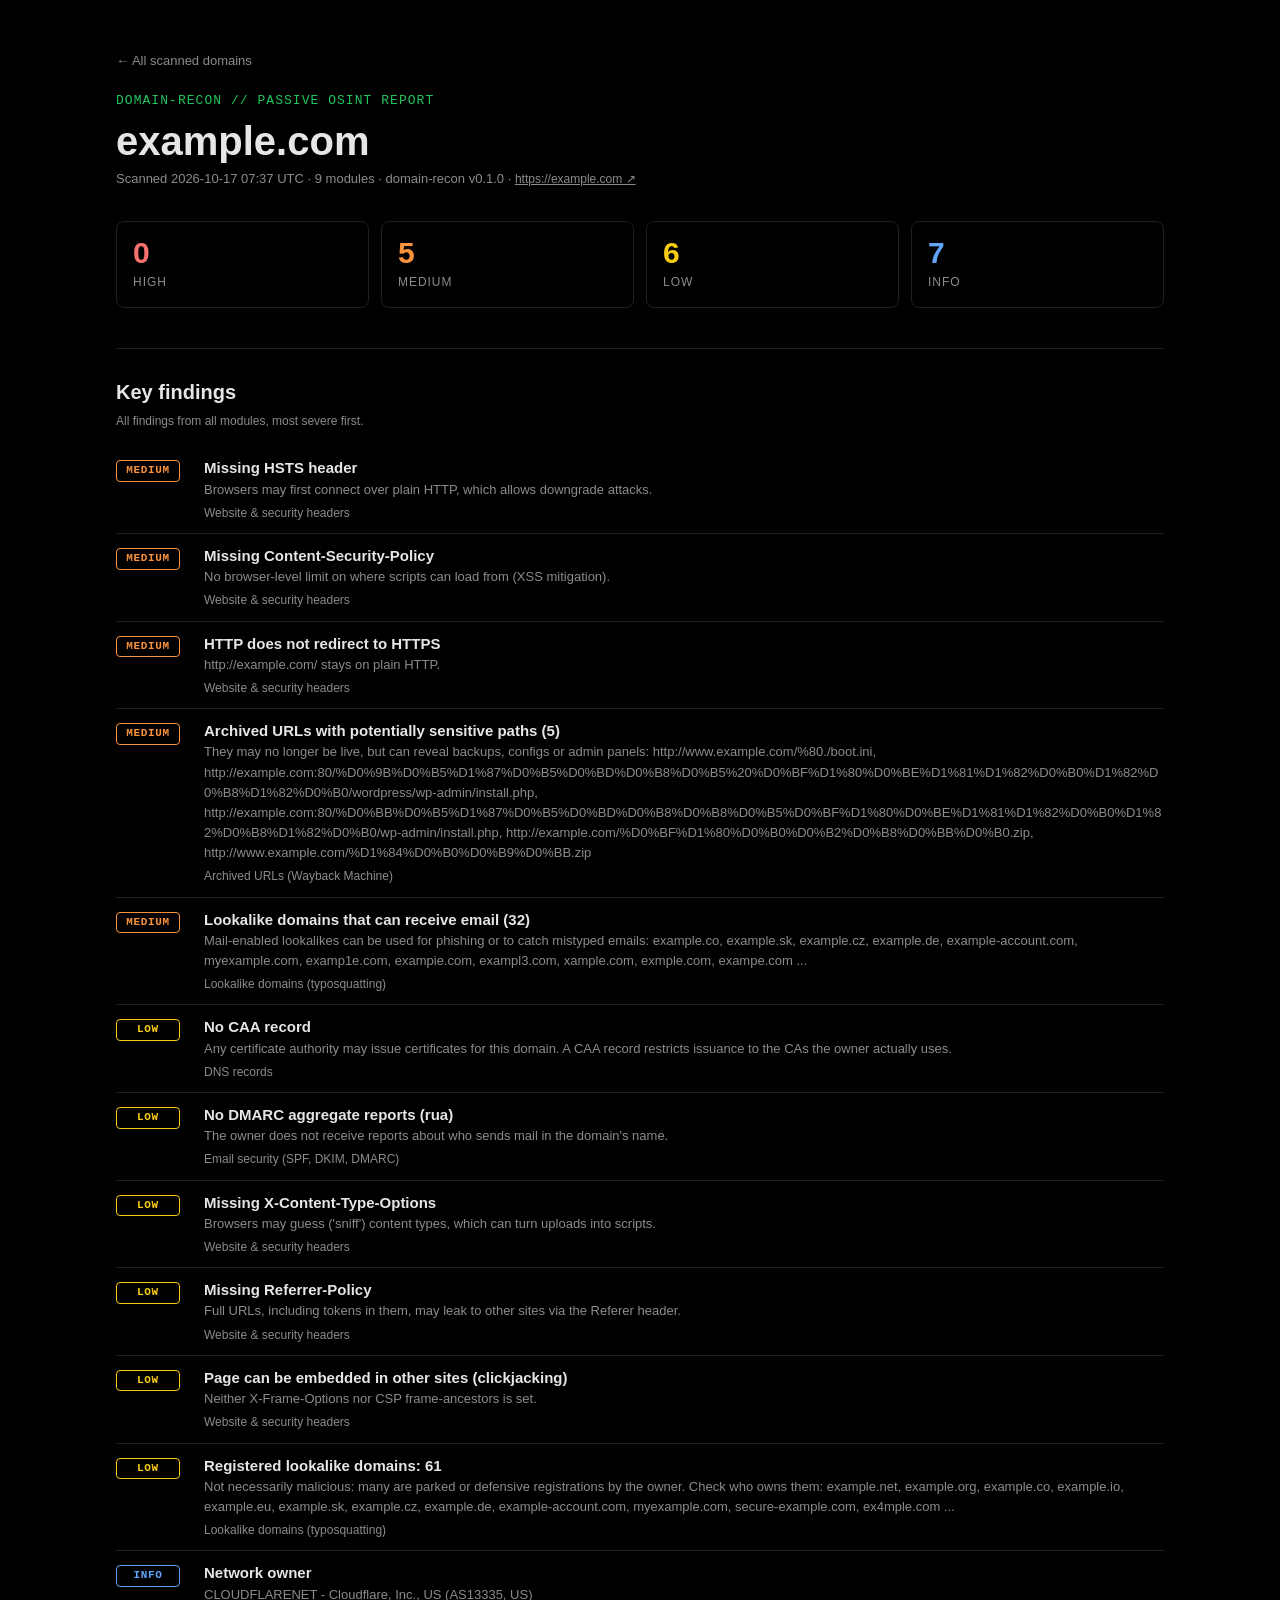
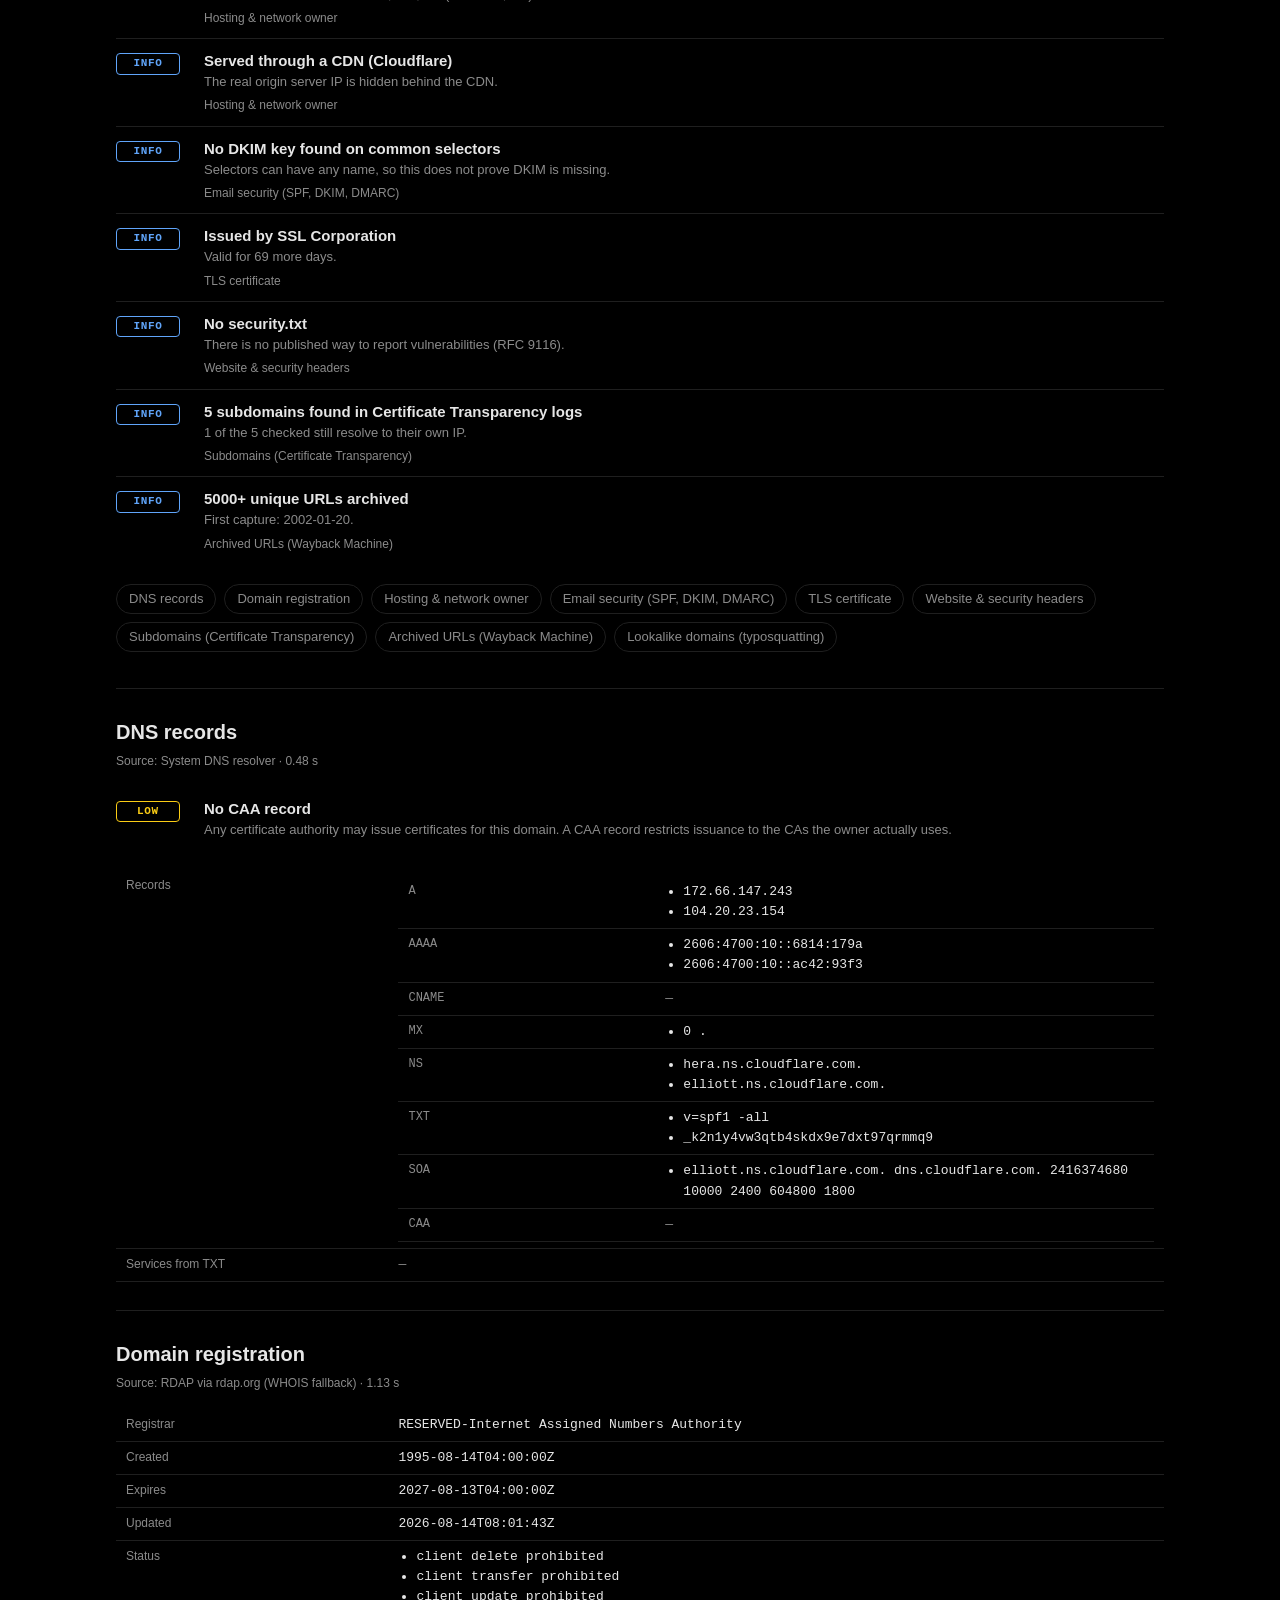
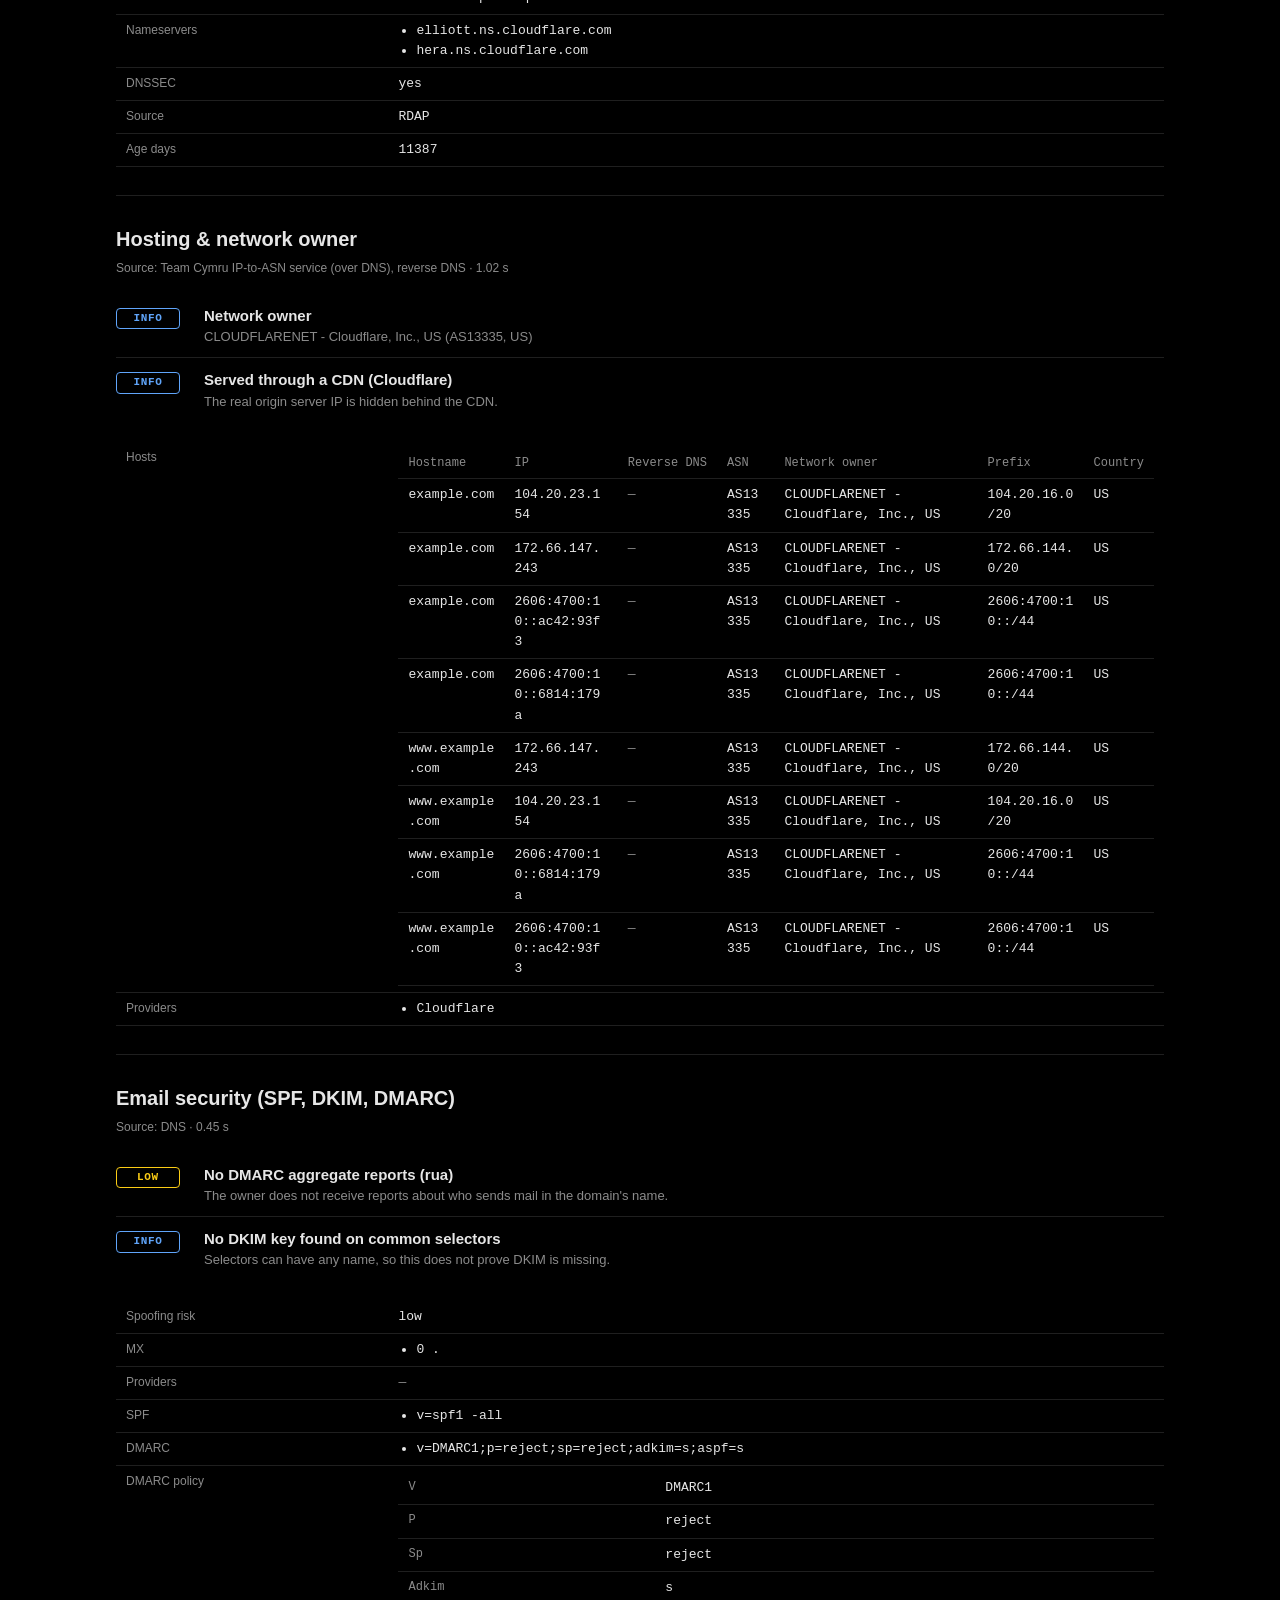
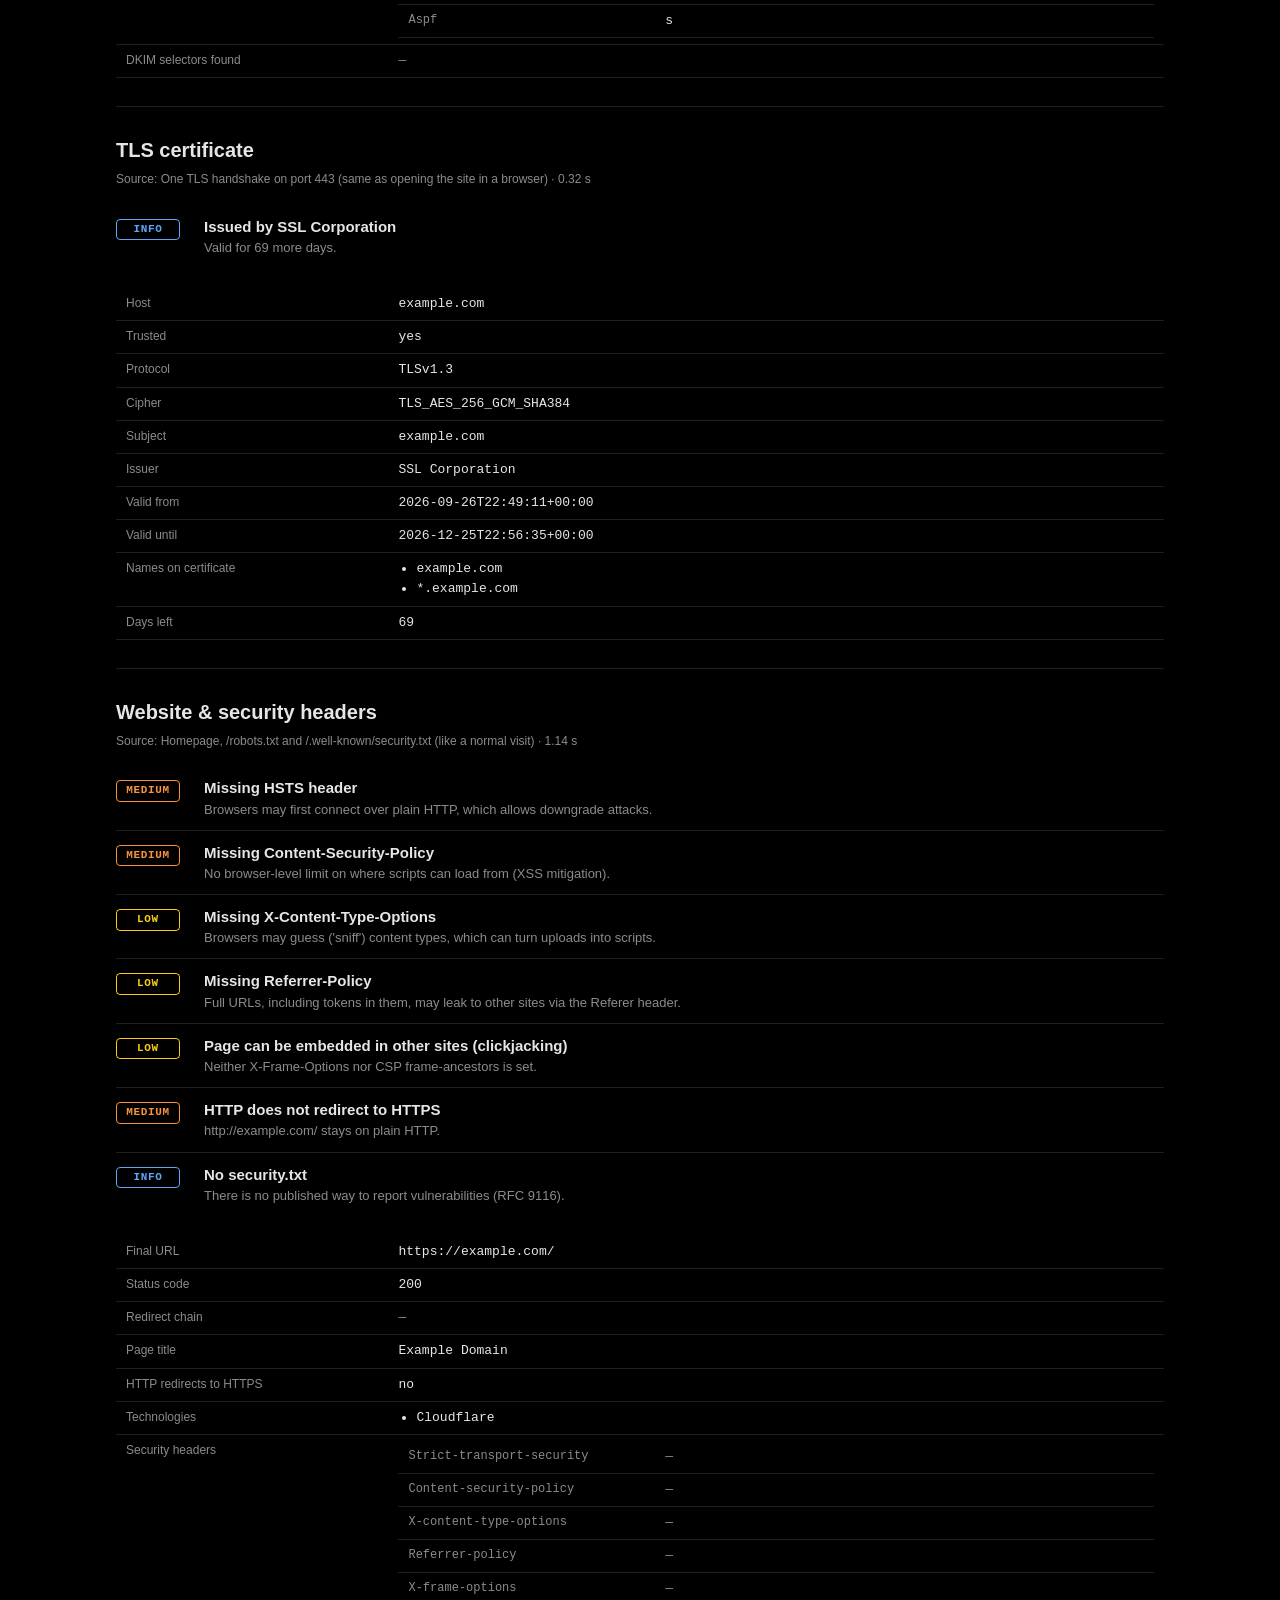
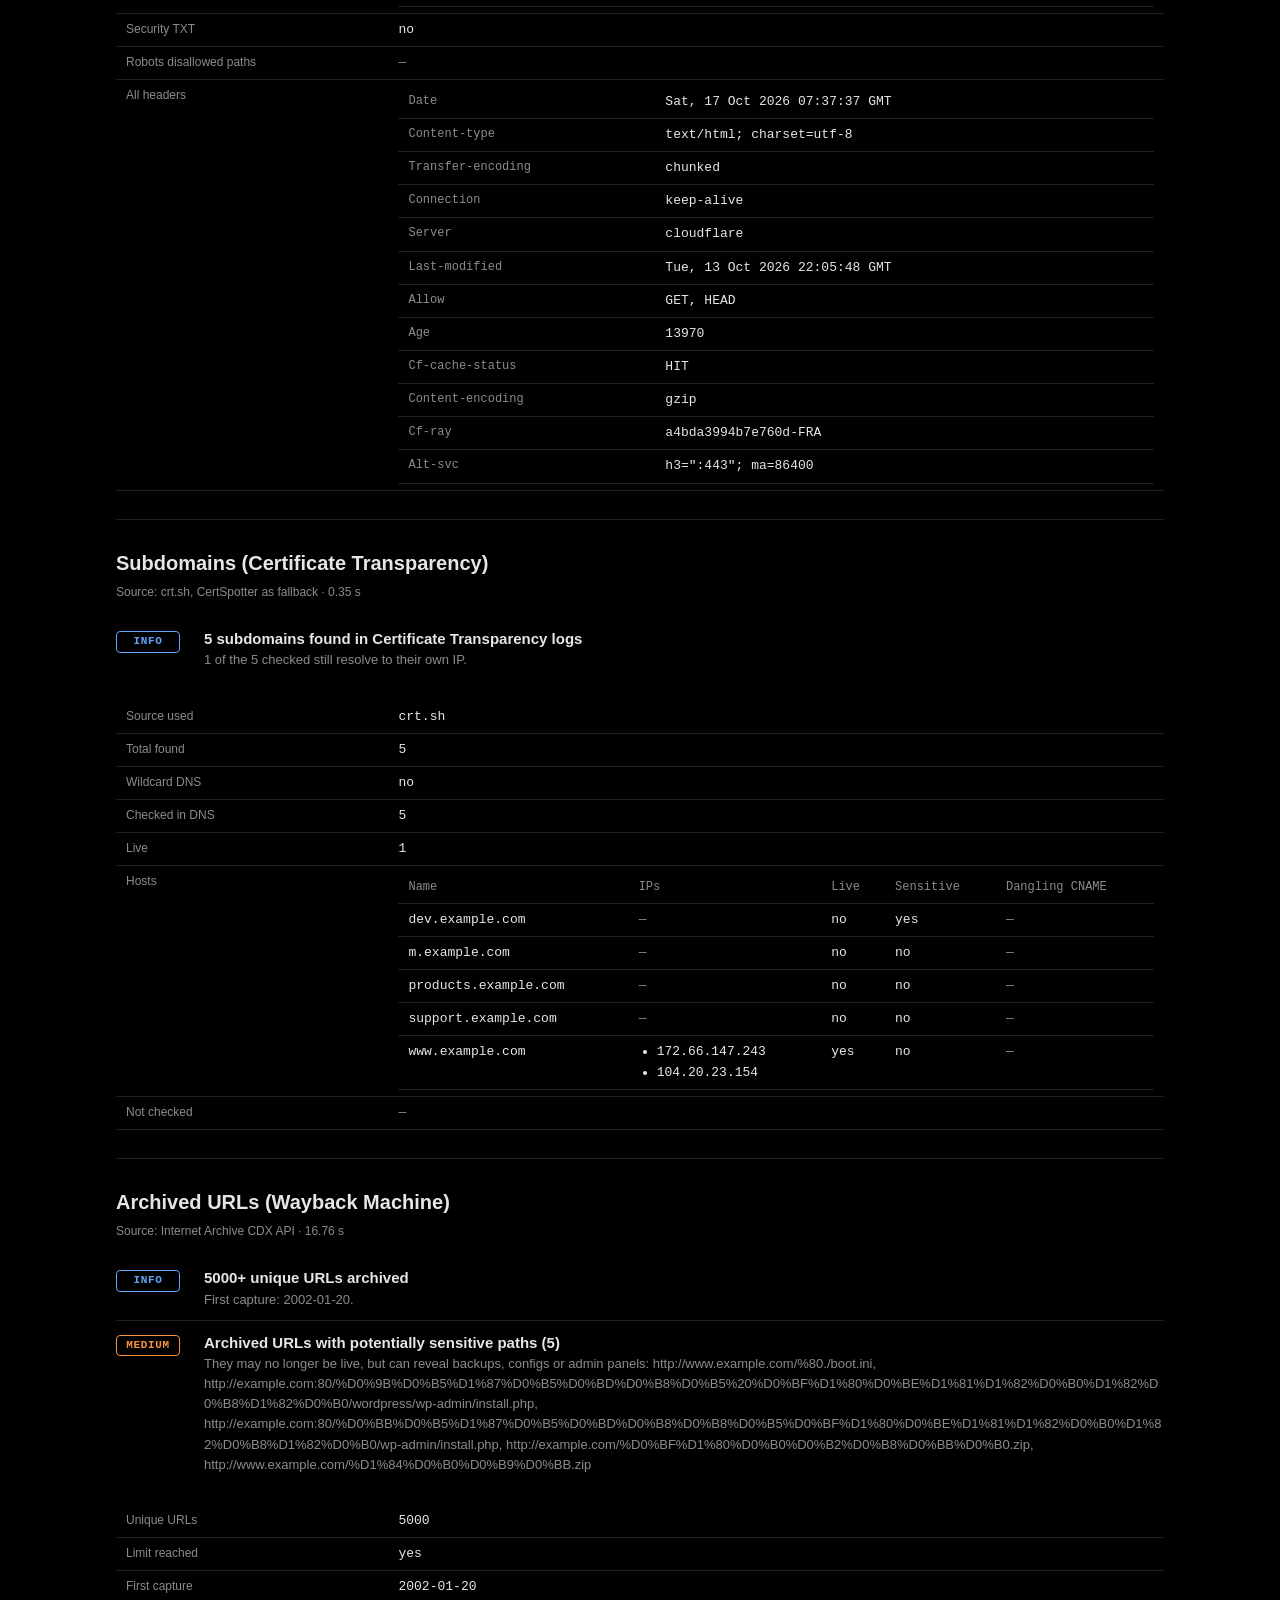
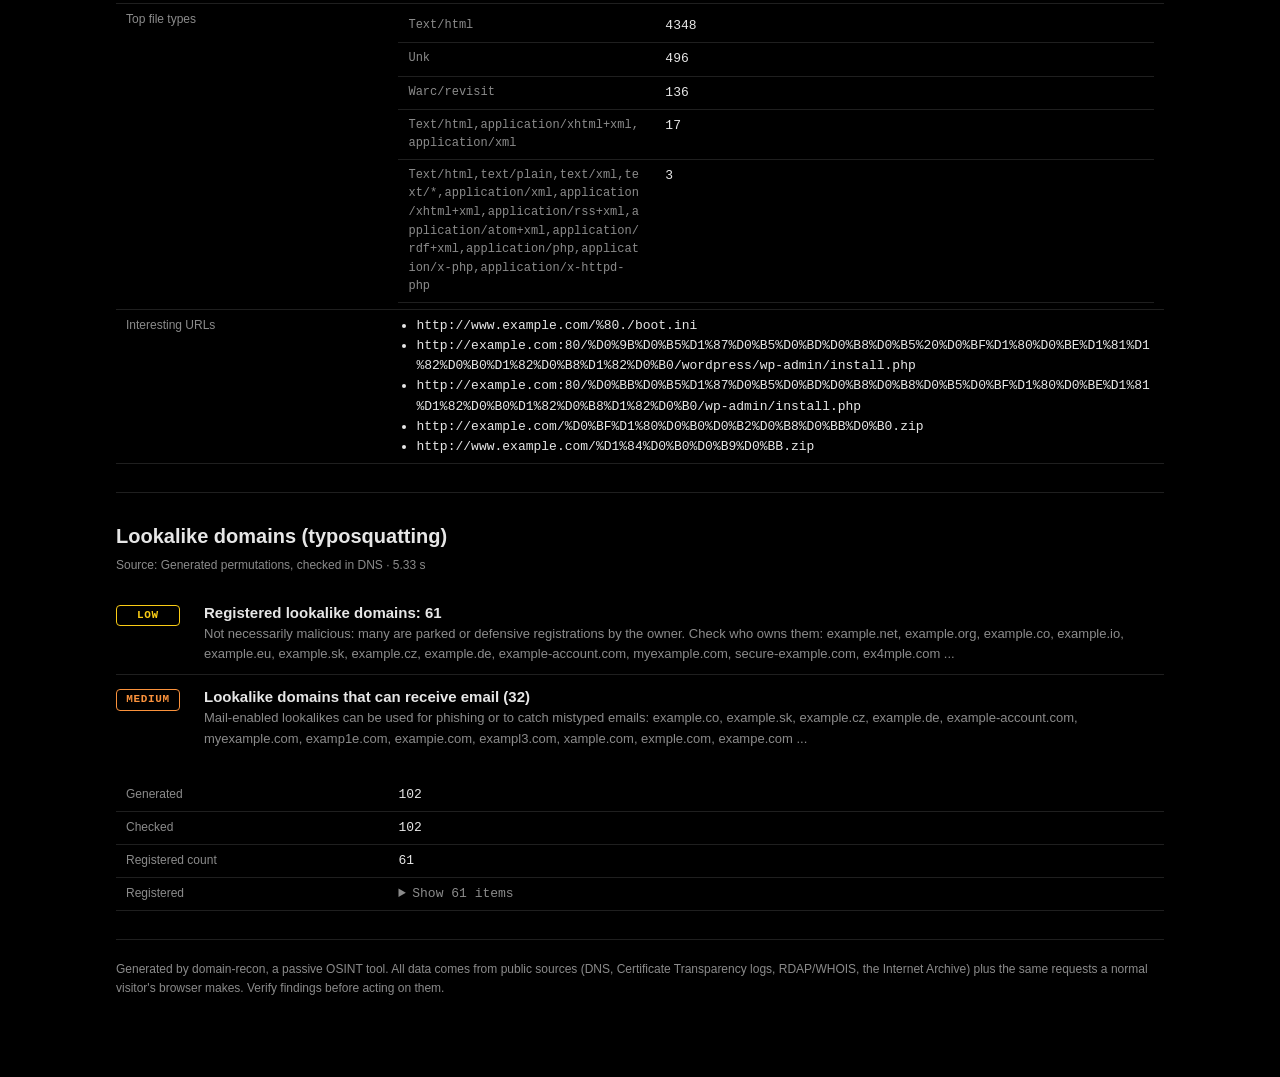
<file: examples/example.com.html>
<!doctype html>
<html lang="en">
<head>
<meta charset="utf-8">
<meta name="viewport" content="width=device-width, initial-scale=1">
<title>example.com – domain-recon report</title>
<style>
:root {
  --bg: #000;
  --line: #1f1f1f;
  --text: #e6e6e6;
  --muted: #8b8b8b;
  --accent: #22c55e;
  --high: #f87171;
  --medium: #fb923c;
  --low: #facc15;
  --info: #60a5fa;
}
* { box-sizing: border-box; }
html, body { margin: 0; background: var(--bg); color: var(--text); }
body { font: 15px/1.55 "Segoe UI", -apple-system, Roboto, Helvetica, Arial, sans-serif; }
main { max-width: 1080px; margin: 0 auto; padding: 48px 16px 80px; }
a { color: var(--text); }
.mono, code, table.grid td, table.kv td { font-family: "Cascadia Mono", ui-monospace, Consolas, monospace; font-size: 13px; }
.muted { color: var(--muted); }

header .brand { color: var(--accent); font-family: ui-monospace, Consolas, monospace; font-size: 13px; letter-spacing: .08em; }
header h1 { font-size: 40px; line-height: 1.1; margin: 8px 0 6px; word-break: break-all; }
header .meta { color: var(--muted); font-size: 13px; }
a.backlink { display: inline-block; margin-bottom: 20px; color: var(--muted); font-size: 13px; text-decoration: none; }
a.backlink:hover, a.external:hover { color: var(--text); }
a.external { color: var(--muted); font-size: 12px; }

.counts { display: grid; grid-template-columns: repeat(4, 1fr); gap: 12px; margin: 32px 0 40px; }
.count { border: 1px solid var(--line); border-radius: 8px; padding: 14px 16px; }
.count b { display: block; font-size: 30px; line-height: 1.1; }
.count span { color: var(--muted); font-size: 12px; text-transform: uppercase; letter-spacing: .08em; }
.count.high b { color: var(--high); } .count.medium b { color: var(--medium); }
.count.low b { color: var(--low); } .count.info b { color: var(--info); }

h2 { font-size: 20px; margin: 0 0 4px; }
section { border-top: 1px solid var(--line); padding: 28px 0; }
section .meta { color: var(--muted); font-size: 12px; margin-bottom: 16px; }

nav { display: flex; flex-wrap: wrap; gap: 8px; margin-bottom: 8px; }
nav a { border: 1px solid var(--line); border-radius: 999px; padding: 4px 12px; font-size: 13px; text-decoration: none; color: var(--muted); }
nav a:hover { color: var(--text); border-color: #3a3a3a; }

.sev { display: inline-block; min-width: 64px; text-align: center; border-radius: 4px; padding: 1px 6px;
       font: 600 11px/1.6 ui-monospace, Consolas, monospace; letter-spacing: .06em; text-transform: uppercase; border: 1px solid currentColor; }
.sev-high { color: var(--high); } .sev-medium { color: var(--medium); }
.sev-low { color: var(--low); } .sev-info { color: var(--info); }

ul.findings { list-style: none; margin: 0 0 20px; padding: 0; }
ul.findings li { display: grid; grid-template-columns: 76px 1fr; gap: 12px; padding: 10px 0; border-bottom: 1px solid var(--line); }
ul.findings li:last-child { border-bottom: 0; }
ul.findings .title { font-weight: 600; }
ul.findings .detail { color: var(--muted); font-size: 13px; word-break: break-word; }
ul.findings .module { color: var(--muted); font-size: 12px; text-decoration: none; }

.scroll { overflow-x: auto; }
table { border-collapse: collapse; width: 100%; }
th, td { text-align: left; vertical-align: top; padding: 6px 10px; border-bottom: 1px solid var(--line); word-break: break-word; }
th { color: var(--muted); font-weight: 500; font-size: 12px; }
table.kv > tbody > tr > th, table.kv > tr > th { width: 26%; }
table.kv table.kv th { width: 34%; }
table.grid th { white-space: nowrap; }
ul.list { margin: 0; padding-left: 18px; }
details summary { cursor: pointer; color: var(--muted); font-size: 13px; }
.error { border: 1px solid var(--high); color: var(--high); border-radius: 6px; padding: 10px 14px; font-size: 14px; }

table.overview td { font-family: inherit; font-size: 14px; padding: 12px 10px; }
table.overview .num { text-align: right; }
table.overview td.num { font-family: "Cascadia Mono", ui-monospace, Consolas, monospace; font-size: 15px; }
table.overview td.domain { white-space: nowrap; }
table.overview td.num.high { color: var(--high); } table.overview td.num.medium { color: var(--medium); }
table.overview td.num.low { color: var(--low); } table.overview td.num.info { color: var(--info); }
table.overview td.num.zero { color: #4a4a4a; }
table.overview a.domain { font-weight: 600; font-size: 15px; }
table.overview tr:hover td { background: #0b0b0b; }

footer { border-top: 1px solid var(--line); padding-top: 20px; color: var(--muted); font-size: 12px; }

@media (max-width: 640px) {
  header h1 { font-size: 28px; }
  .counts { grid-template-columns: repeat(2, 1fr); }
  ul.findings li { grid-template-columns: 1fr; gap: 4px; }
}</style>
</head>
<body>
<main>


<header>
<a class="backlink" href="index.html">← All scanned domains</a>  <div class="brand">DOMAIN-RECON // PASSIVE OSINT REPORT</div>
  <h1>example.com</h1>
  <div class="meta">
    Scanned 2026-10-17 07:37 UTC
    · 9 modules
    · domain-recon v0.1.0
    · <a class="external" href="https://example.com" target="_blank" rel="noopener noreferrer">https://example.com ↗</a>
  </div>
</header>

<div class="counts">
  <div class="count high"><b>0</b><span>high</span></div>
  <div class="count medium"><b>5</b><span>medium</span></div>
  <div class="count low"><b>6</b><span>low</span></div>
  <div class="count info"><b>7</b><span>info</span></div>
</div>

<section>
  <h2>Key findings</h2>
  <div class="meta">All findings from all modules, most severe first.</div>
  <ul class="findings">
    <li>
      <div><span class="sev sev-medium">medium</span></div>
      <div>
        <div class="title">Missing HSTS header</div>
<div class="detail">Browsers may first connect over plain HTTP, which allows downgrade attacks.</div>        <a class="module" href="#http">Website &amp; security headers</a>
      </div>
    </li>
    <li>
      <div><span class="sev sev-medium">medium</span></div>
      <div>
        <div class="title">Missing Content-Security-Policy</div>
<div class="detail">No browser-level limit on where scripts can load from (XSS mitigation).</div>        <a class="module" href="#http">Website &amp; security headers</a>
      </div>
    </li>
    <li>
      <div><span class="sev sev-medium">medium</span></div>
      <div>
        <div class="title">HTTP does not redirect to HTTPS</div>
<div class="detail">http://example.com/ stays on plain HTTP.</div>        <a class="module" href="#http">Website &amp; security headers</a>
      </div>
    </li>
    <li>
      <div><span class="sev sev-medium">medium</span></div>
      <div>
        <div class="title">Archived URLs with potentially sensitive paths (5)</div>
<div class="detail">They may no longer be live, but can reveal backups, configs or admin panels: http://www.example.com/%80./boot.ini, http://example.com:80/%D0%9B%D0%B5%D1%87%D0%B5%D0%BD%D0%B8%D0%B5%20%D0%BF%D1%80%D0%BE%D1%81%D1%82%D0%B0%D1%82%D0%B8%D1%82%D0%B0/wordpress/wp-admin/install.php, http://example.com:80/%D0%BB%D0%B5%D1%87%D0%B5%D0%BD%D0%B8%D0%B8%D0%B5%D0%BF%D1%80%D0%BE%D1%81%D1%82%D0%B0%D1%82%D0%B8%D1%82%D0%B0/wp-admin/install.php, http://example.com/%D0%BF%D1%80%D0%B0%D0%B2%D0%B8%D0%BB%D0%B0.zip, http://www.example.com/%D1%84%D0%B0%D0%B9%D0%BB.zip</div>        <a class="module" href="#wayback">Archived URLs (Wayback Machine)</a>
      </div>
    </li>
    <li>
      <div><span class="sev sev-medium">medium</span></div>
      <div>
        <div class="title">Lookalike domains that can receive email (32)</div>
<div class="detail">Mail-enabled lookalikes can be used for phishing or to catch mistyped emails: example.co, example.sk, example.cz, example.de, example-account.com, myexample.com, examp1e.com, exampie.com, exampl3.com, xample.com, exmple.com, exampe.com ...</div>        <a class="module" href="#typosquat">Lookalike domains (typosquatting)</a>
      </div>
    </li>
    <li>
      <div><span class="sev sev-low">low</span></div>
      <div>
        <div class="title">No CAA record</div>
<div class="detail">Any certificate authority may issue certificates for this domain. A CAA record restricts issuance to the CAs the owner actually uses.</div>        <a class="module" href="#dns">DNS records</a>
      </div>
    </li>
    <li>
      <div><span class="sev sev-low">low</span></div>
      <div>
        <div class="title">No DMARC aggregate reports (rua)</div>
<div class="detail">The owner does not receive reports about who sends mail in the domain&#39;s name.</div>        <a class="module" href="#email">Email security (SPF, DKIM, DMARC)</a>
      </div>
    </li>
    <li>
      <div><span class="sev sev-low">low</span></div>
      <div>
        <div class="title">Missing X-Content-Type-Options</div>
<div class="detail">Browsers may guess (&#39;sniff&#39;) content types, which can turn uploads into scripts.</div>        <a class="module" href="#http">Website &amp; security headers</a>
      </div>
    </li>
    <li>
      <div><span class="sev sev-low">low</span></div>
      <div>
        <div class="title">Missing Referrer-Policy</div>
<div class="detail">Full URLs, including tokens in them, may leak to other sites via the Referer header.</div>        <a class="module" href="#http">Website &amp; security headers</a>
      </div>
    </li>
    <li>
      <div><span class="sev sev-low">low</span></div>
      <div>
        <div class="title">Page can be embedded in other sites (clickjacking)</div>
<div class="detail">Neither X-Frame-Options nor CSP frame-ancestors is set.</div>        <a class="module" href="#http">Website &amp; security headers</a>
      </div>
    </li>
    <li>
      <div><span class="sev sev-low">low</span></div>
      <div>
        <div class="title">Registered lookalike domains: 61</div>
<div class="detail">Not necessarily malicious: many are parked or defensive registrations by the owner. Check who owns them: example.net, example.org, example.co, example.io, example.eu, example.sk, example.cz, example.de, example-account.com, myexample.com, secure-example.com, ex4mple.com ...</div>        <a class="module" href="#typosquat">Lookalike domains (typosquatting)</a>
      </div>
    </li>
    <li>
      <div><span class="sev sev-info">info</span></div>
      <div>
        <div class="title">Network owner</div>
<div class="detail">CLOUDFLARENET - Cloudflare, Inc., US (AS13335, US)</div>        <a class="module" href="#hosting">Hosting &amp; network owner</a>
      </div>
    </li>
    <li>
      <div><span class="sev sev-info">info</span></div>
      <div>
        <div class="title">Served through a CDN (Cloudflare)</div>
<div class="detail">The real origin server IP is hidden behind the CDN.</div>        <a class="module" href="#hosting">Hosting &amp; network owner</a>
      </div>
    </li>
    <li>
      <div><span class="sev sev-info">info</span></div>
      <div>
        <div class="title">No DKIM key found on common selectors</div>
<div class="detail">Selectors can have any name, so this does not prove DKIM is missing.</div>        <a class="module" href="#email">Email security (SPF, DKIM, DMARC)</a>
      </div>
    </li>
    <li>
      <div><span class="sev sev-info">info</span></div>
      <div>
        <div class="title">Issued by SSL Corporation</div>
<div class="detail">Valid for 69 more days.</div>        <a class="module" href="#tls">TLS certificate</a>
      </div>
    </li>
    <li>
      <div><span class="sev sev-info">info</span></div>
      <div>
        <div class="title">No security.txt</div>
<div class="detail">There is no published way to report vulnerabilities (RFC 9116).</div>        <a class="module" href="#http">Website &amp; security headers</a>
      </div>
    </li>
    <li>
      <div><span class="sev sev-info">info</span></div>
      <div>
        <div class="title">5 subdomains found in Certificate Transparency logs</div>
<div class="detail">1 of the 5 checked still resolve to their own IP.</div>        <a class="module" href="#subdomains">Subdomains (Certificate Transparency)</a>
      </div>
    </li>
    <li>
      <div><span class="sev sev-info">info</span></div>
      <div>
        <div class="title">5000+ unique URLs archived</div>
<div class="detail">First capture: 2002-01-20.</div>        <a class="module" href="#wayback">Archived URLs (Wayback Machine)</a>
      </div>
    </li>
  </ul>
  <nav>
    <a href="#dns">DNS records</a>
    <a href="#registration">Domain registration</a>
    <a href="#hosting">Hosting &amp; network owner</a>
    <a href="#email">Email security (SPF, DKIM, DMARC)</a>
    <a href="#tls">TLS certificate</a>
    <a href="#http">Website &amp; security headers</a>
    <a href="#subdomains">Subdomains (Certificate Transparency)</a>
    <a href="#wayback">Archived URLs (Wayback Machine)</a>
    <a href="#typosquat">Lookalike domains (typosquatting)</a>
  </nav>
</section>

<section id="dns">
  <h2>DNS records</h2>
  <div class="meta">Source: System DNS resolver · 0.48 s</div>


  <ul class="findings">
    <li>
      <div><span class="sev sev-low">low</span></div>
      <div>
        <div class="title">No CAA record</div>
<div class="detail">Any certificate authority may issue certificates for this domain. A CAA record restricts issuance to the CAs the owner actually uses.</div>      </div>
    </li>
  </ul>

  <table class="kv">
    <tr><th>Records</th><td>  <table class="kv">
    <tr><th>A</th><td>    <ul class="list"><li>172.66.147.243</li><li>104.20.23.154</li></ul>
</td></tr>
    <tr><th>AAAA</th><td>    <ul class="list"><li>2606:4700:10::6814:179a</li><li>2606:4700:10::ac42:93f3</li></ul>
</td></tr>
    <tr><th>CNAME</th><td><span class="muted">—</span>
</td></tr>
    <tr><th>MX</th><td>    <ul class="list"><li>0 .</li></ul>
</td></tr>
    <tr><th>NS</th><td>    <ul class="list"><li>hera.ns.cloudflare.com.</li><li>elliott.ns.cloudflare.com.</li></ul>
</td></tr>
    <tr><th>TXT</th><td>    <ul class="list"><li>v=spf1 -all</li><li>_k2n1y4vw3qtb4skdx9e7dxt97qrmmq9</li></ul>
</td></tr>
    <tr><th>SOA</th><td>    <ul class="list"><li>elliott.ns.cloudflare.com. dns.cloudflare.com. 2416374680 10000 2400 604800 1800</li></ul>
</td></tr>
    <tr><th>CAA</th><td><span class="muted">—</span>
</td></tr>
  </table>
</td></tr>
    <tr><th>Services from TXT</th><td><span class="muted">—</span>
</td></tr>
  </table>
</section>
<section id="registration">
  <h2>Domain registration</h2>
  <div class="meta">Source: RDAP via rdap.org (WHOIS fallback) · 1.13 s</div>



  <table class="kv">
    <tr><th>Registrar</th><td>RESERVED-Internet Assigned Numbers Authority</td></tr>
    <tr><th>Created</th><td>1995-08-14T04:00:00Z</td></tr>
    <tr><th>Expires</th><td>2027-08-13T04:00:00Z</td></tr>
    <tr><th>Updated</th><td>2026-08-14T08:01:43Z</td></tr>
    <tr><th>Status</th><td>    <ul class="list"><li>client delete prohibited</li><li>client transfer prohibited</li><li>client update prohibited</li></ul>
</td></tr>
    <tr><th>Nameservers</th><td>    <ul class="list"><li>elliott.ns.cloudflare.com</li><li>hera.ns.cloudflare.com</li></ul>
</td></tr>
    <tr><th>DNSSEC</th><td>yes
</td></tr>
    <tr><th>Source</th><td>RDAP</td></tr>
    <tr><th>Age days</th><td>11387
</td></tr>
  </table>
</section>
<section id="hosting">
  <h2>Hosting &amp; network owner</h2>
  <div class="meta">Source: Team Cymru IP-to-ASN service (over DNS), reverse DNS · 1.02 s</div>


  <ul class="findings">
    <li>
      <div><span class="sev sev-info">info</span></div>
      <div>
        <div class="title">Network owner</div>
<div class="detail">CLOUDFLARENET - Cloudflare, Inc., US (AS13335, US)</div>      </div>
    </li>
    <li>
      <div><span class="sev sev-info">info</span></div>
      <div>
        <div class="title">Served through a CDN (Cloudflare)</div>
<div class="detail">The real origin server IP is hidden behind the CDN.</div>      </div>
    </li>
  </ul>

  <table class="kv">
    <tr><th>Hosts</th><td>    <div class="scroll"><table class="grid">
      <tr><th>Hostname</th><th>IP</th><th>Reverse DNS</th><th>ASN</th><th>Network owner</th><th>Prefix</th><th>Country</th></tr>
      <tr><td>example.com</td><td>104.20.23.154</td><td><span class="muted">—</span>
</td><td>AS13335</td><td>CLOUDFLARENET - Cloudflare, Inc., US</td><td>104.20.16.0/20</td><td>US</td></tr>
      <tr><td>example.com</td><td>172.66.147.243</td><td><span class="muted">—</span>
</td><td>AS13335</td><td>CLOUDFLARENET - Cloudflare, Inc., US</td><td>172.66.144.0/20</td><td>US</td></tr>
      <tr><td>example.com</td><td>2606:4700:10::ac42:93f3</td><td><span class="muted">—</span>
</td><td>AS13335</td><td>CLOUDFLARENET - Cloudflare, Inc., US</td><td>2606:4700:10::/44</td><td>US</td></tr>
      <tr><td>example.com</td><td>2606:4700:10::6814:179a</td><td><span class="muted">—</span>
</td><td>AS13335</td><td>CLOUDFLARENET - Cloudflare, Inc., US</td><td>2606:4700:10::/44</td><td>US</td></tr>
      <tr><td>www.example.com</td><td>172.66.147.243</td><td><span class="muted">—</span>
</td><td>AS13335</td><td>CLOUDFLARENET - Cloudflare, Inc., US</td><td>172.66.144.0/20</td><td>US</td></tr>
      <tr><td>www.example.com</td><td>104.20.23.154</td><td><span class="muted">—</span>
</td><td>AS13335</td><td>CLOUDFLARENET - Cloudflare, Inc., US</td><td>104.20.16.0/20</td><td>US</td></tr>
      <tr><td>www.example.com</td><td>2606:4700:10::6814:179a</td><td><span class="muted">—</span>
</td><td>AS13335</td><td>CLOUDFLARENET - Cloudflare, Inc., US</td><td>2606:4700:10::/44</td><td>US</td></tr>
      <tr><td>www.example.com</td><td>2606:4700:10::ac42:93f3</td><td><span class="muted">—</span>
</td><td>AS13335</td><td>CLOUDFLARENET - Cloudflare, Inc., US</td><td>2606:4700:10::/44</td><td>US</td></tr>
    </table></div>
</td></tr>
    <tr><th>Providers</th><td>    <ul class="list"><li>Cloudflare</li></ul>
</td></tr>
  </table>
</section>
<section id="email">
  <h2>Email security (SPF, DKIM, DMARC)</h2>
  <div class="meta">Source: DNS · 0.45 s</div>


  <ul class="findings">
    <li>
      <div><span class="sev sev-low">low</span></div>
      <div>
        <div class="title">No DMARC aggregate reports (rua)</div>
<div class="detail">The owner does not receive reports about who sends mail in the domain&#39;s name.</div>      </div>
    </li>
    <li>
      <div><span class="sev sev-info">info</span></div>
      <div>
        <div class="title">No DKIM key found on common selectors</div>
<div class="detail">Selectors can have any name, so this does not prove DKIM is missing.</div>      </div>
    </li>
  </ul>

  <table class="kv">
    <tr><th>Spoofing risk</th><td>low</td></tr>
    <tr><th>MX</th><td>    <ul class="list"><li>0 .</li></ul>
</td></tr>
    <tr><th>Providers</th><td><span class="muted">—</span>
</td></tr>
    <tr><th>SPF</th><td>    <ul class="list"><li>v=spf1 -all</li></ul>
</td></tr>
    <tr><th>DMARC</th><td>    <ul class="list"><li>v=DMARC1;p=reject;sp=reject;adkim=s;aspf=s</li></ul>
</td></tr>
    <tr><th>DMARC policy</th><td>  <table class="kv">
    <tr><th>V</th><td>DMARC1</td></tr>
    <tr><th>P</th><td>reject</td></tr>
    <tr><th>Sp</th><td>reject</td></tr>
    <tr><th>Adkim</th><td>s</td></tr>
    <tr><th>Aspf</th><td>s</td></tr>
  </table>
</td></tr>
    <tr><th>DKIM selectors found</th><td><span class="muted">—</span>
</td></tr>
  </table>
</section>
<section id="tls">
  <h2>TLS certificate</h2>
  <div class="meta">Source: One TLS handshake on port 443 (same as opening the site in a browser) · 0.32 s</div>


  <ul class="findings">
    <li>
      <div><span class="sev sev-info">info</span></div>
      <div>
        <div class="title">Issued by SSL Corporation</div>
<div class="detail">Valid for 69 more days.</div>      </div>
    </li>
  </ul>

  <table class="kv">
    <tr><th>Host</th><td>example.com</td></tr>
    <tr><th>Trusted</th><td>yes
</td></tr>
    <tr><th>Protocol</th><td>TLSv1.3</td></tr>
    <tr><th>Cipher</th><td>TLS_AES_256_GCM_SHA384</td></tr>
    <tr><th>Subject</th><td>example.com</td></tr>
    <tr><th>Issuer</th><td>SSL Corporation</td></tr>
    <tr><th>Valid from</th><td>2026-09-26T22:49:11+00:00</td></tr>
    <tr><th>Valid until</th><td>2026-12-25T22:56:35+00:00</td></tr>
    <tr><th>Names on certificate</th><td>    <ul class="list"><li>example.com</li><li>*.example.com</li></ul>
</td></tr>
    <tr><th>Days left</th><td>69
</td></tr>
  </table>
</section>
<section id="http">
  <h2>Website &amp; security headers</h2>
  <div class="meta">Source: Homepage, /robots.txt and /.well-known/security.txt (like a normal visit) · 1.14 s</div>


  <ul class="findings">
    <li>
      <div><span class="sev sev-medium">medium</span></div>
      <div>
        <div class="title">Missing HSTS header</div>
<div class="detail">Browsers may first connect over plain HTTP, which allows downgrade attacks.</div>      </div>
    </li>
    <li>
      <div><span class="sev sev-medium">medium</span></div>
      <div>
        <div class="title">Missing Content-Security-Policy</div>
<div class="detail">No browser-level limit on where scripts can load from (XSS mitigation).</div>      </div>
    </li>
    <li>
      <div><span class="sev sev-low">low</span></div>
      <div>
        <div class="title">Missing X-Content-Type-Options</div>
<div class="detail">Browsers may guess (&#39;sniff&#39;) content types, which can turn uploads into scripts.</div>      </div>
    </li>
    <li>
      <div><span class="sev sev-low">low</span></div>
      <div>
        <div class="title">Missing Referrer-Policy</div>
<div class="detail">Full URLs, including tokens in them, may leak to other sites via the Referer header.</div>      </div>
    </li>
    <li>
      <div><span class="sev sev-low">low</span></div>
      <div>
        <div class="title">Page can be embedded in other sites (clickjacking)</div>
<div class="detail">Neither X-Frame-Options nor CSP frame-ancestors is set.</div>      </div>
    </li>
    <li>
      <div><span class="sev sev-medium">medium</span></div>
      <div>
        <div class="title">HTTP does not redirect to HTTPS</div>
<div class="detail">http://example.com/ stays on plain HTTP.</div>      </div>
    </li>
    <li>
      <div><span class="sev sev-info">info</span></div>
      <div>
        <div class="title">No security.txt</div>
<div class="detail">There is no published way to report vulnerabilities (RFC 9116).</div>      </div>
    </li>
  </ul>

  <table class="kv">
    <tr><th>Final URL</th><td>https://example.com/</td></tr>
    <tr><th>Status code</th><td>200
</td></tr>
    <tr><th>Redirect chain</th><td><span class="muted">—</span>
</td></tr>
    <tr><th>Page title</th><td>Example Domain</td></tr>
    <tr><th>HTTP redirects to HTTPS</th><td>no
</td></tr>
    <tr><th>Technologies</th><td>    <ul class="list"><li>Cloudflare</li></ul>
</td></tr>
    <tr><th>Security headers</th><td>  <table class="kv">
    <tr><th>Strict-transport-security</th><td><span class="muted">—</span>
</td></tr>
    <tr><th>Content-security-policy</th><td><span class="muted">—</span>
</td></tr>
    <tr><th>X-content-type-options</th><td><span class="muted">—</span>
</td></tr>
    <tr><th>Referrer-policy</th><td><span class="muted">—</span>
</td></tr>
    <tr><th>X-frame-options</th><td><span class="muted">—</span>
</td></tr>
  </table>
</td></tr>
    <tr><th>Security TXT</th><td>no
</td></tr>
    <tr><th>Robots disallowed paths</th><td><span class="muted">—</span>
</td></tr>
    <tr><th>All headers</th><td>  <table class="kv">
    <tr><th>Date</th><td>Sat, 17 Oct 2026 07:37:37 GMT</td></tr>
    <tr><th>Content-type</th><td>text/html; charset=utf-8</td></tr>
    <tr><th>Transfer-encoding</th><td>chunked</td></tr>
    <tr><th>Connection</th><td>keep-alive</td></tr>
    <tr><th>Server</th><td>cloudflare</td></tr>
    <tr><th>Last-modified</th><td>Tue, 13 Oct 2026 22:05:48 GMT</td></tr>
    <tr><th>Allow</th><td>GET, HEAD</td></tr>
    <tr><th>Age</th><td>13970</td></tr>
    <tr><th>Cf-cache-status</th><td>HIT</td></tr>
    <tr><th>Content-encoding</th><td>gzip</td></tr>
    <tr><th>Cf-ray</th><td>a4bda3994b7e760d-FRA</td></tr>
    <tr><th>Alt-svc</th><td>h3=&#34;:443&#34;; ma=86400</td></tr>
  </table>
</td></tr>
  </table>
</section>
<section id="subdomains">
  <h2>Subdomains (Certificate Transparency)</h2>
  <div class="meta">Source: crt.sh, CertSpotter as fallback · 0.35 s</div>


  <ul class="findings">
    <li>
      <div><span class="sev sev-info">info</span></div>
      <div>
        <div class="title">5 subdomains found in Certificate Transparency logs</div>
<div class="detail">1 of the 5 checked still resolve to their own IP.</div>      </div>
    </li>
  </ul>

  <table class="kv">
    <tr><th>Source used</th><td>crt.sh</td></tr>
    <tr><th>Total found</th><td>5
</td></tr>
    <tr><th>Wildcard DNS</th><td>no
</td></tr>
    <tr><th>Checked in DNS</th><td>5
</td></tr>
    <tr><th>Live</th><td>1
</td></tr>
    <tr><th>Hosts</th><td>    <div class="scroll"><table class="grid">
      <tr><th>Name</th><th>IPs</th><th>Live</th><th>Sensitive</th><th>Dangling CNAME</th></tr>
      <tr><td>dev.example.com</td><td><span class="muted">—</span>
</td><td>no
</td><td>yes
</td><td><span class="muted">—</span>
</td></tr>
      <tr><td>m.example.com</td><td><span class="muted">—</span>
</td><td>no
</td><td>no
</td><td><span class="muted">—</span>
</td></tr>
      <tr><td>products.example.com</td><td><span class="muted">—</span>
</td><td>no
</td><td>no
</td><td><span class="muted">—</span>
</td></tr>
      <tr><td>support.example.com</td><td><span class="muted">—</span>
</td><td>no
</td><td>no
</td><td><span class="muted">—</span>
</td></tr>
      <tr><td>www.example.com</td><td>    <ul class="list"><li>172.66.147.243</li><li>104.20.23.154</li></ul>
</td><td>yes
</td><td>no
</td><td><span class="muted">—</span>
</td></tr>
    </table></div>
</td></tr>
    <tr><th>Not checked</th><td><span class="muted">—</span>
</td></tr>
  </table>
</section>
<section id="wayback">
  <h2>Archived URLs (Wayback Machine)</h2>
  <div class="meta">Source: Internet Archive CDX API · 16.76 s</div>


  <ul class="findings">
    <li>
      <div><span class="sev sev-info">info</span></div>
      <div>
        <div class="title">5000+ unique URLs archived</div>
<div class="detail">First capture: 2002-01-20.</div>      </div>
    </li>
    <li>
      <div><span class="sev sev-medium">medium</span></div>
      <div>
        <div class="title">Archived URLs with potentially sensitive paths (5)</div>
<div class="detail">They may no longer be live, but can reveal backups, configs or admin panels: http://www.example.com/%80./boot.ini, http://example.com:80/%D0%9B%D0%B5%D1%87%D0%B5%D0%BD%D0%B8%D0%B5%20%D0%BF%D1%80%D0%BE%D1%81%D1%82%D0%B0%D1%82%D0%B8%D1%82%D0%B0/wordpress/wp-admin/install.php, http://example.com:80/%D0%BB%D0%B5%D1%87%D0%B5%D0%BD%D0%B8%D0%B8%D0%B5%D0%BF%D1%80%D0%BE%D1%81%D1%82%D0%B0%D1%82%D0%B8%D1%82%D0%B0/wp-admin/install.php, http://example.com/%D0%BF%D1%80%D0%B0%D0%B2%D0%B8%D0%BB%D0%B0.zip, http://www.example.com/%D1%84%D0%B0%D0%B9%D0%BB.zip</div>      </div>
    </li>
  </ul>

  <table class="kv">
    <tr><th>Unique URLs</th><td>5000
</td></tr>
    <tr><th>Limit reached</th><td>yes
</td></tr>
    <tr><th>First capture</th><td>2002-01-20</td></tr>
    <tr><th>Top file types</th><td>  <table class="kv">
    <tr><th>Text/html</th><td>4348
</td></tr>
    <tr><th>Unk</th><td>496
</td></tr>
    <tr><th>Warc/revisit</th><td>136
</td></tr>
    <tr><th>Text/html,application/xhtml+xml,application/xml</th><td>17
</td></tr>
    <tr><th>Text/html,text/plain,text/xml,text/*,application/xml,application/xhtml+xml,application/rss+xml,application/atom+xml,application/rdf+xml,application/php,application/x-php,application/x-httpd-php</th><td>3
</td></tr>
  </table>
</td></tr>
    <tr><th>Interesting URLs</th><td>    <ul class="list"><li>http://www.example.com/%80./boot.ini</li><li>http://example.com:80/%D0%9B%D0%B5%D1%87%D0%B5%D0%BD%D0%B8%D0%B5%20%D0%BF%D1%80%D0%BE%D1%81%D1%82%D0%B0%D1%82%D0%B8%D1%82%D0%B0/wordpress/wp-admin/install.php</li><li>http://example.com:80/%D0%BB%D0%B5%D1%87%D0%B5%D0%BD%D0%B8%D0%B8%D0%B5%D0%BF%D1%80%D0%BE%D1%81%D1%82%D0%B0%D1%82%D0%B8%D1%82%D0%B0/wp-admin/install.php</li><li>http://example.com/%D0%BF%D1%80%D0%B0%D0%B2%D0%B8%D0%BB%D0%B0.zip</li><li>http://www.example.com/%D1%84%D0%B0%D0%B9%D0%BB.zip</li></ul>
</td></tr>
  </table>
</section>
<section id="typosquat">
  <h2>Lookalike domains (typosquatting)</h2>
  <div class="meta">Source: Generated permutations, checked in DNS · 5.33 s</div>


  <ul class="findings">
    <li>
      <div><span class="sev sev-low">low</span></div>
      <div>
        <div class="title">Registered lookalike domains: 61</div>
<div class="detail">Not necessarily malicious: many are parked or defensive registrations by the owner. Check who owns them: example.net, example.org, example.co, example.io, example.eu, example.sk, example.cz, example.de, example-account.com, myexample.com, secure-example.com, ex4mple.com ...</div>      </div>
    </li>
    <li>
      <div><span class="sev sev-medium">medium</span></div>
      <div>
        <div class="title">Lookalike domains that can receive email (32)</div>
<div class="detail">Mail-enabled lookalikes can be used for phishing or to catch mistyped emails: example.co, example.sk, example.cz, example.de, example-account.com, myexample.com, examp1e.com, exampie.com, exampl3.com, xample.com, exmple.com, exampe.com ...</div>      </div>
    </li>
  </ul>

  <table class="kv">
    <tr><th>Generated</th><td>102
</td></tr>
    <tr><th>Checked</th><td>102
</td></tr>
    <tr><th>Registered count</th><td>61
</td></tr>
    <tr><th>Registered</th><td><details><summary>Show 61 items</summary>    <div class="scroll"><table class="grid">
      <tr><th>Domain</th><th>Technique</th><th>IPs</th><th>Can receive email</th></tr>
      <tr><td>example.net</td><td>different TLD</td><td>    <ul class="list"><li>104.20.21.8</li><li>172.66.175.59</li></ul>
</td><td>no
</td></tr>
      <tr><td>example.org</td><td>different TLD</td><td>    <ul class="list"><li>172.66.157.237</li><li>104.20.26.136</li></ul>
</td><td>no
</td></tr>
      <tr><td>example.co</td><td>different TLD</td><td>    <ul class="list"><li>172.67.143.199</li><li>104.21.39.76</li></ul>
</td><td>yes
</td></tr>
      <tr><td>example.io</td><td>different TLD</td><td><span class="muted">—</span>
</td><td>no
</td></tr>
      <tr><td>example.eu</td><td>different TLD</td><td>    <ul class="list"><li>81.2.196.19</li></ul>
</td><td>no
</td></tr>
      <tr><td>example.sk</td><td>different TLD</td><td>    <ul class="list"><li>81.2.241.7</li></ul>
</td><td>yes
</td></tr>
      <tr><td>example.cz</td><td>different TLD</td><td><span class="muted">—</span>
</td><td>yes
</td></tr>
      <tr><td>example.de</td><td>different TLD</td><td>    <ul class="list"><li>217.160.0.248</li></ul>
</td><td>yes
</td></tr>
      <tr><td>example-account.com</td><td>added word</td><td>    <ul class="list"><li>185.118.197.123</li></ul>
</td><td>yes
</td></tr>
      <tr><td>myexample.com</td><td>added word</td><td>    <ul class="list"><li>199.168.103.236</li></ul>
</td><td>yes
</td></tr>
      <tr><td>secure-example.com</td><td>added word</td><td>    <ul class="list"><li>38.6.118.133</li></ul>
</td><td>no
</td></tr>
      <tr><td>ex4mple.com</td><td>lookalike character</td><td><span class="muted">—</span>
</td><td>no
</td></tr>
      <tr><td>exarnple.com</td><td>lookalike character</td><td>    <ul class="list"><li>149.120.153.85</li></ul>
</td><td>no
</td></tr>
      <tr><td>examp1e.com</td><td>lookalike character</td><td><span class="muted">—</span>
</td><td>yes
</td></tr>
      <tr><td>exampie.com</td><td>lookalike character</td><td>    <ul class="list"><li>103.224.182.245</li></ul>
</td><td>yes
</td></tr>
      <tr><td>exampl3.com</td><td>lookalike character</td><td>    <ul class="list"><li>200.69.18.139</li></ul>
</td><td>yes
</td></tr>
      <tr><td>xample.com</td><td>missing letter</td><td>    <ul class="list"><li>23.227.38.65</li></ul>
</td><td>yes
</td></tr>
      <tr><td>eample.com</td><td>missing letter</td><td>    <ul class="list"><li>13.248.169.48</li><li>76.223.54.146</li></ul>
</td><td>no
</td></tr>
      <tr><td>exmple.com</td><td>missing letter</td><td>    <ul class="list"><li>67.210.233.131</li></ul>
</td><td>yes
</td></tr>
      <tr><td>exaple.com</td><td>missing letter</td><td>    <ul class="list"><li>104.247.81.99</li></ul>
</td><td>no
</td></tr>
      <tr><td>examle.com</td><td>missing letter</td><td>    <ul class="list"><li>5.79.75.200</li></ul>
</td><td>no
</td></tr>
      <tr><td>exampe.com</td><td>missing letter</td><td>    <ul class="list"><li>172.239.194.227</li><li>172.238.172.116</li><li>172.239.194.117</li></ul>
</td><td>yes
</td></tr>
      <tr><td>exampl.com</td><td>missing letter</td><td>    <ul class="list"><li>199.191.50.184</li></ul>
</td><td>yes
</td></tr>
      <tr><td>xeample.com</td><td>swapped letters</td><td><span class="muted">—</span>
</td><td>yes
</td></tr>
      <tr><td>eaxmple.com</td><td>swapped letters</td><td>    <ul class="list"><li>157.7.236.66</li><li>202.181.103.212</li></ul>
</td><td>yes
</td></tr>
      <tr><td>exmaple.com</td><td>swapped letters</td><td>    <ul class="list"><li>104.18.75.230</li><li>104.18.74.230</li></ul>
</td><td>yes
</td></tr>
      <tr><td>exapmle.com</td><td>swapped letters</td><td>    <ul class="list"><li>103.224.182.243</li></ul>
</td><td>yes
</td></tr>
      <tr><td>examlpe.com</td><td>swapped letters</td><td>    <ul class="list"><li>13.223.25.84</li><li>54.243.117.197</li></ul>
</td><td>no
</td></tr>
      <tr><td>exampel.com</td><td>swapped letters</td><td>    <ul class="list"><li>192.64.151.235</li></ul>
</td><td>yes
</td></tr>
      <tr><td>eexample.com</td><td>doubled letter</td><td>    <ul class="list"><li>96.38.240.54</li></ul>
</td><td>yes
</td></tr>
      <tr><td>exxample.com</td><td>doubled letter</td><td>    <ul class="list"><li>188.114.97.9</li><li>188.114.96.9</li></ul>
</td><td>yes
</td></tr>
      <tr><td>exaample.com</td><td>doubled letter</td><td><span class="muted">—</span>
</td><td>yes
</td></tr>
      <tr><td>exammple.com</td><td>doubled letter</td><td>    <ul class="list"><li>13.223.25.84</li><li>54.243.117.197</li></ul>
</td><td>no
</td></tr>
      <tr><td>exampple.com</td><td>doubled letter</td><td>    <ul class="list"><li>3.33.130.190</li><li>15.197.148.33</li></ul>
</td><td>no
</td></tr>
      <tr><td>examplle.com</td><td>doubled letter</td><td>    <ul class="list"><li>104.21.25.153</li><li>172.67.134.87</li></ul>
</td><td>no
</td></tr>
      <tr><td>examplee.com</td><td>doubled letter</td><td>    <ul class="list"><li>162.248.211.18</li></ul>
</td><td>no
</td></tr>
      <tr><td>wxample.com</td><td>keyboard typo</td><td>    <ul class="list"><li>172.239.194.227</li><li>172.239.194.117</li><li>172.238.172.116</li></ul>
</td><td>yes
</td></tr>
      <tr><td>rxample.com</td><td>keyboard typo</td><td>    <ul class="list"><li>13.223.25.84</li><li>54.243.117.197</li></ul>
</td><td>no
</td></tr>
      <tr><td>ezample.com</td><td>keyboard typo</td><td>    <ul class="list"><li>54.243.117.197</li><li>13.223.25.84</li></ul>
</td><td>no
</td></tr>
      <tr><td>esample.com</td><td>keyboard typo</td><td>    <ul class="list"><li>172.67.153.222</li><li>104.21.56.168</li></ul>
</td><td>yes
</td></tr>
      <tr><td>edample.com</td><td>keyboard typo</td><td>    <ul class="list"><li>104.21.96.96</li><li>172.67.176.143</li></ul>
</td><td>no
</td></tr>
      <tr><td>ecample.com</td><td>keyboard typo</td><td>    <ul class="list"><li>104.21.83.125</li><li>172.67.175.216</li></ul>
</td><td>no
</td></tr>
      <tr><td>exsmple.com</td><td>keyboard typo</td><td>    <ul class="list"><li>54.243.117.197</li><li>13.223.25.84</li></ul>
</td><td>no
</td></tr>
      <tr><td>exzmple.com</td><td>keyboard typo</td><td><span class="muted">—</span>
</td><td>yes
</td></tr>
      <tr><td>exanple.com</td><td>keyboard typo</td><td>    <ul class="list"><li>172.67.128.140</li><li>104.21.1.52</li></ul>
</td><td>no
</td></tr>
      <tr><td>examole.com</td><td>keyboard typo</td><td>    <ul class="list"><li>172.239.194.227</li><li>172.239.194.117</li><li>172.238.172.116</li></ul>
</td><td>yes
</td></tr>
      <tr><td>exampke.com</td><td>keyboard typo</td><td>    <ul class="list"><li>188.114.96.9</li><li>188.114.97.9</li></ul>
</td><td>no
</td></tr>
      <tr><td>examplw.com</td><td>keyboard typo</td><td>    <ul class="list"><li>103.224.212.235</li></ul>
</td><td>yes
</td></tr>
      <tr><td>examplr.com</td><td>keyboard typo</td><td>    <ul class="list"><li>103.224.212.236</li></ul>
</td><td>yes
</td></tr>
      <tr><td>exampls.com</td><td>keyboard typo</td><td><span class="muted">—</span>
</td><td>no
</td></tr>
      <tr><td>exampld.com</td><td>keyboard typo</td><td>    <ul class="list"><li>207.207.210.36</li><li>207.207.210.23</li><li>207.207.210.50</li></ul>
</td><td>yes
</td></tr>
      <tr><td>e-xample.com</td><td>added hyphen</td><td>    <ul class="list"><li>172.67.130.200</li><li>104.21.9.2</li></ul>
</td><td>no
</td></tr>
      <tr><td>examp-le.com</td><td>added hyphen</td><td>    <ul class="list"><li>172.237.159.210</li><li>172.234.27.224</li><li>172.239.193.217</li></ul>
</td><td>yes
</td></tr>
      <tr><td>wexample.com</td><td>extra key</td><td>    <ul class="list"><li>151.80.23.108</li></ul>
</td><td>yes
</td></tr>
      <tr><td>rexample.com</td><td>extra key</td><td>    <ul class="list"><li>54.243.117.197</li><li>13.223.25.84</li></ul>
</td><td>no
</td></tr>
      <tr><td>sexample.com</td><td>extra key</td><td>    <ul class="list"><li>76.223.54.146</li><li>13.248.169.48</li></ul>
</td><td>no
</td></tr>
      <tr><td>dexample.com</td><td>extra key</td><td>    <ul class="list"><li>185.143.234.132</li><li>185.143.233.132</li></ul>
</td><td>no
</td></tr>
      <tr><td>esxample.com</td><td>extra key</td><td><span class="muted">—</span>
</td><td>yes
</td></tr>
      <tr><td>exsample.com</td><td>extra key</td><td>    <ul class="list"><li>13.248.169.48</li><li>76.223.54.146</li></ul>
</td><td>no
</td></tr>
      <tr><td>exzample.com</td><td>extra key</td><td><span class="muted">—</span>
</td><td>yes
</td></tr>
      <tr><td>exampole.com</td><td>extra key</td><td>    <ul class="list"><li>3.33.130.190</li><li>15.197.148.33</li></ul>
</td><td>no
</td></tr>
    </table></div>
</details></td></tr>
  </table>
</section>

<footer>
  Generated by domain-recon, a passive OSINT tool. All data comes from public sources
  (DNS, Certificate Transparency logs, RDAP/WHOIS, the Internet Archive) plus the same
  requests a normal visitor's browser makes. Verify findings before acting on them.
</footer>
</main>
</body>
</html>
</file>
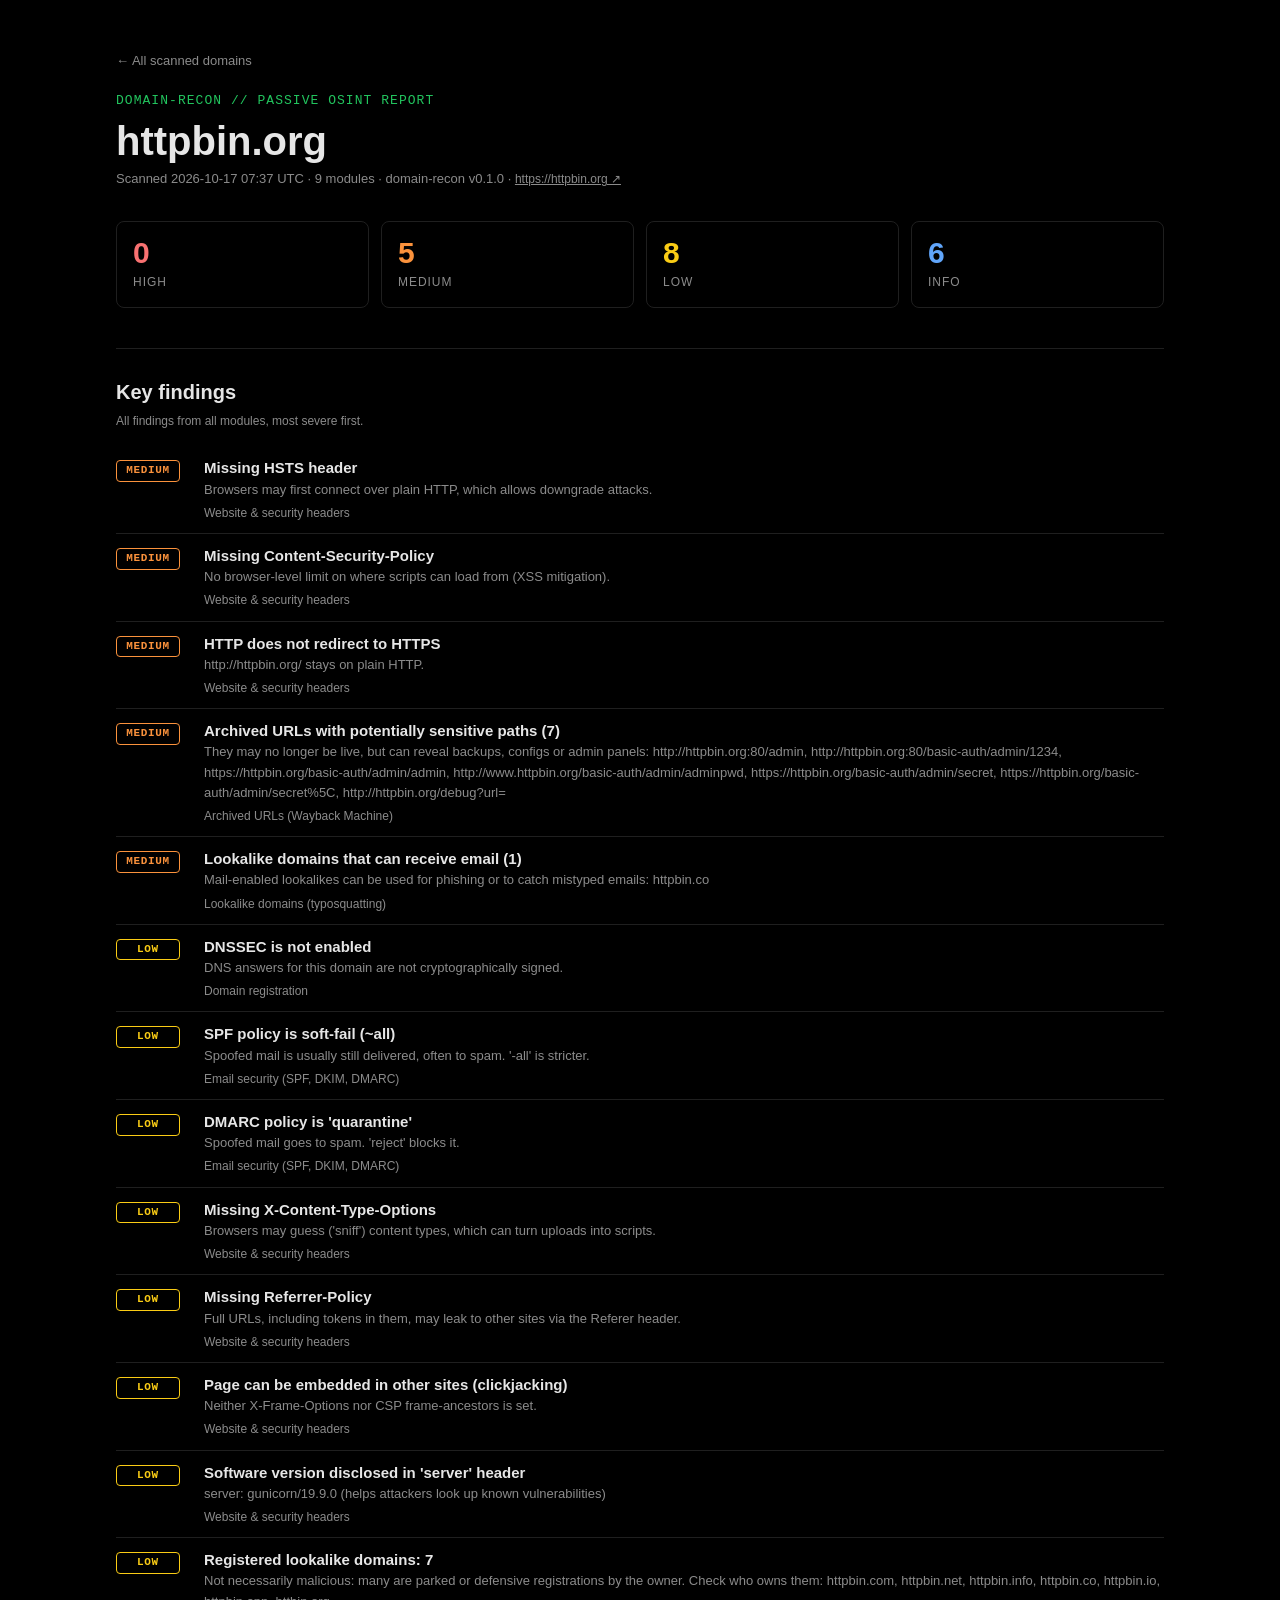
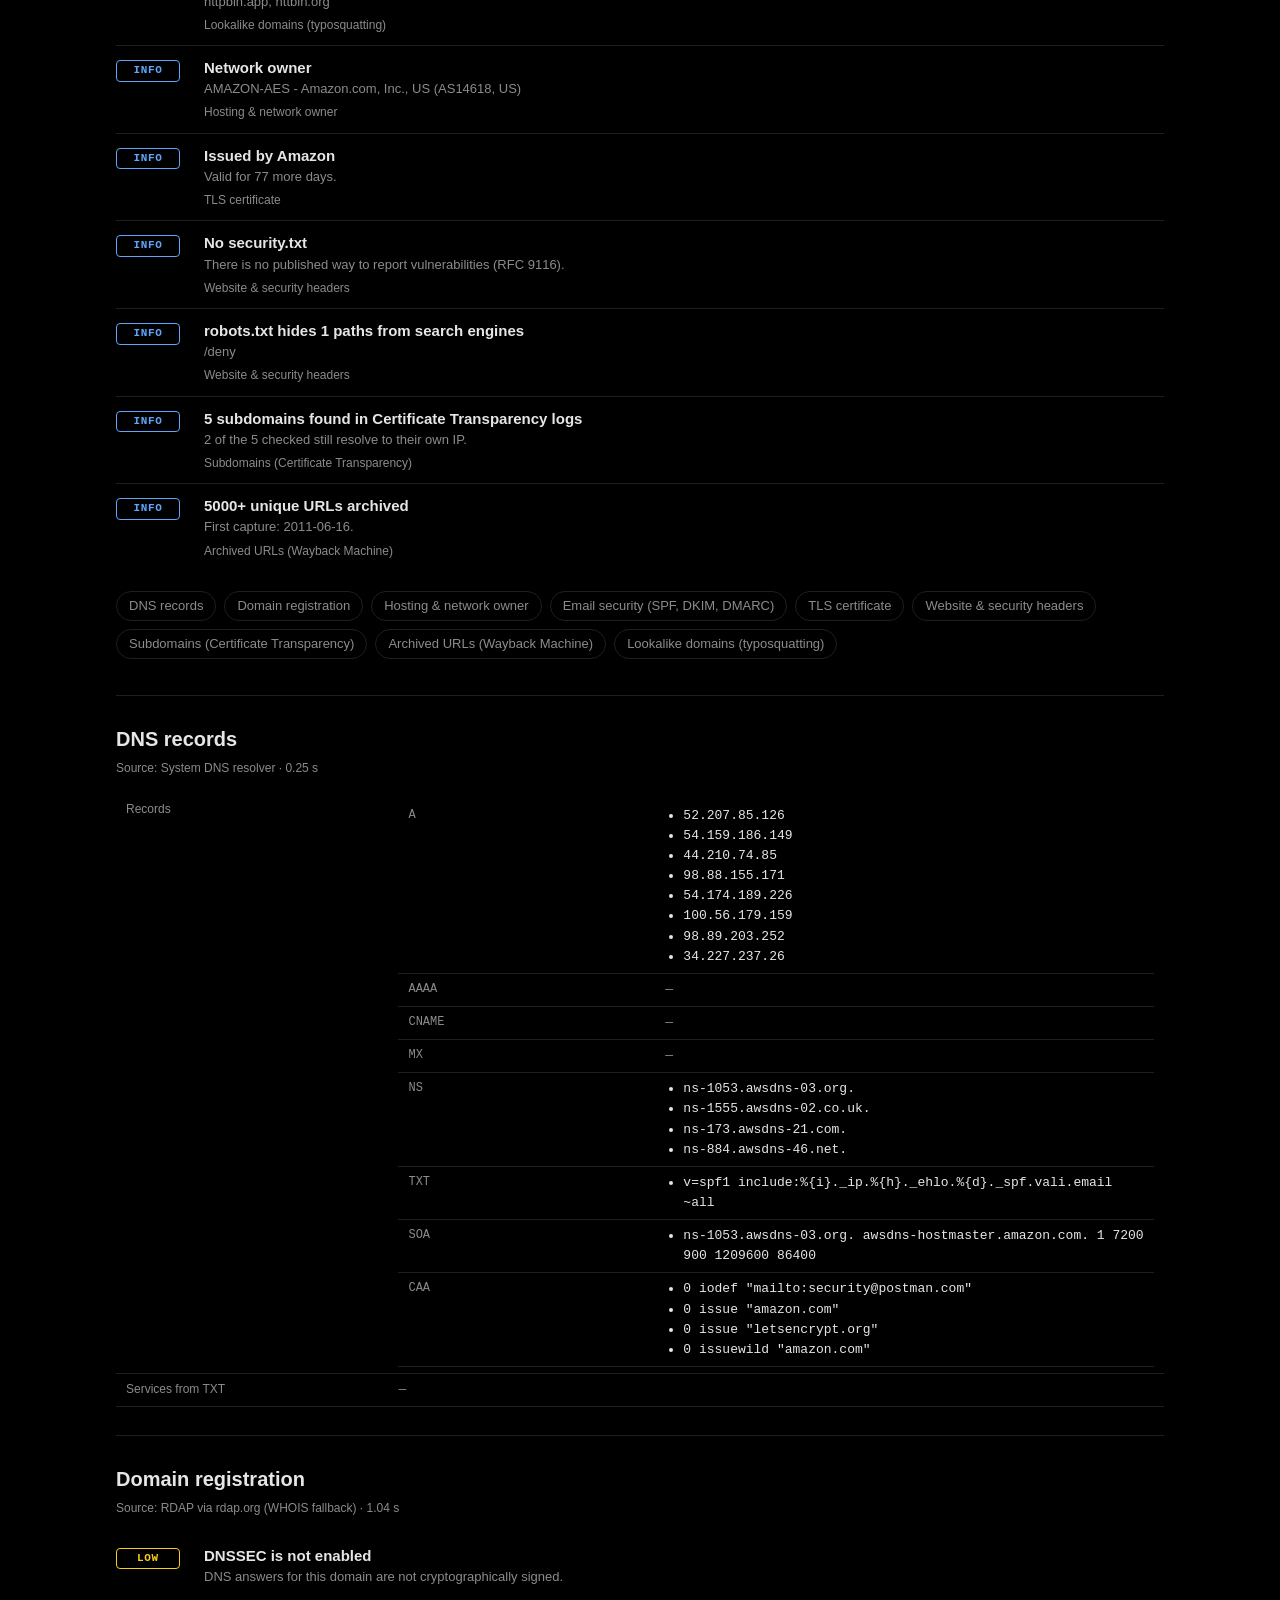
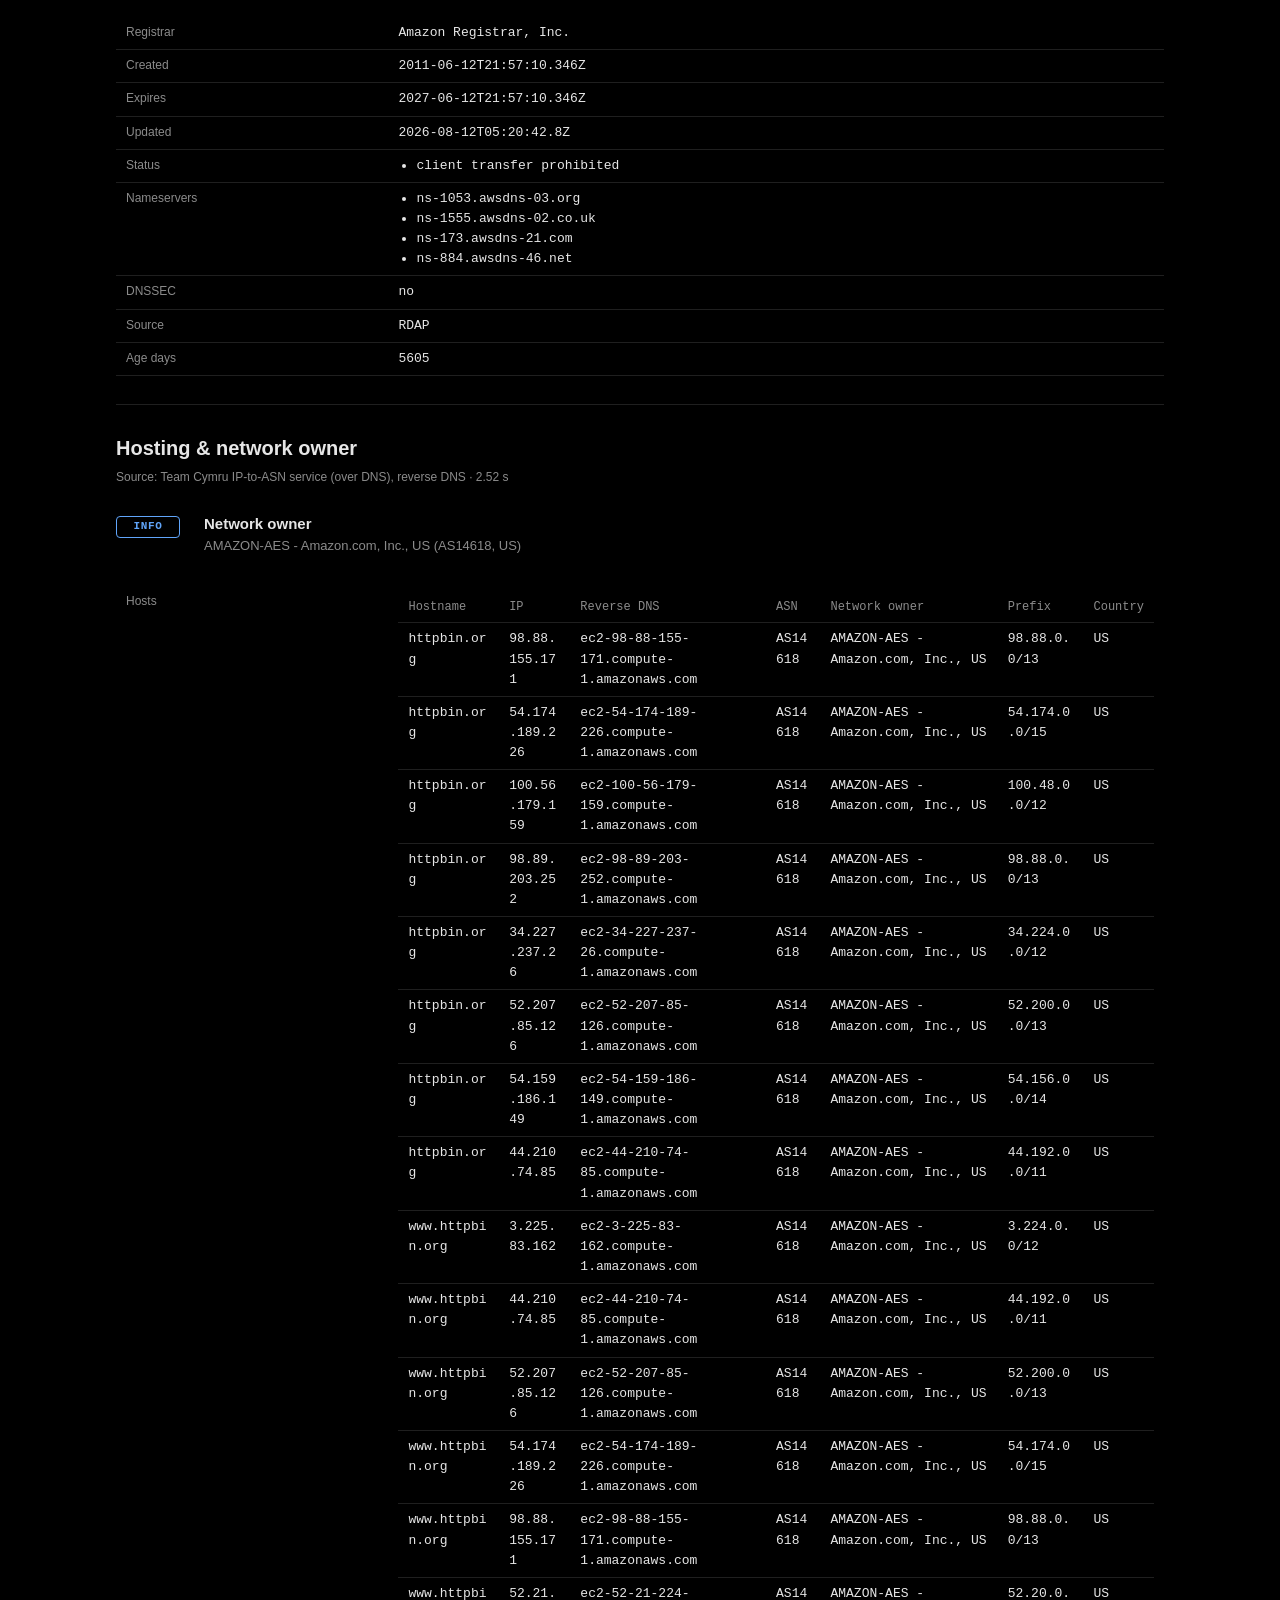
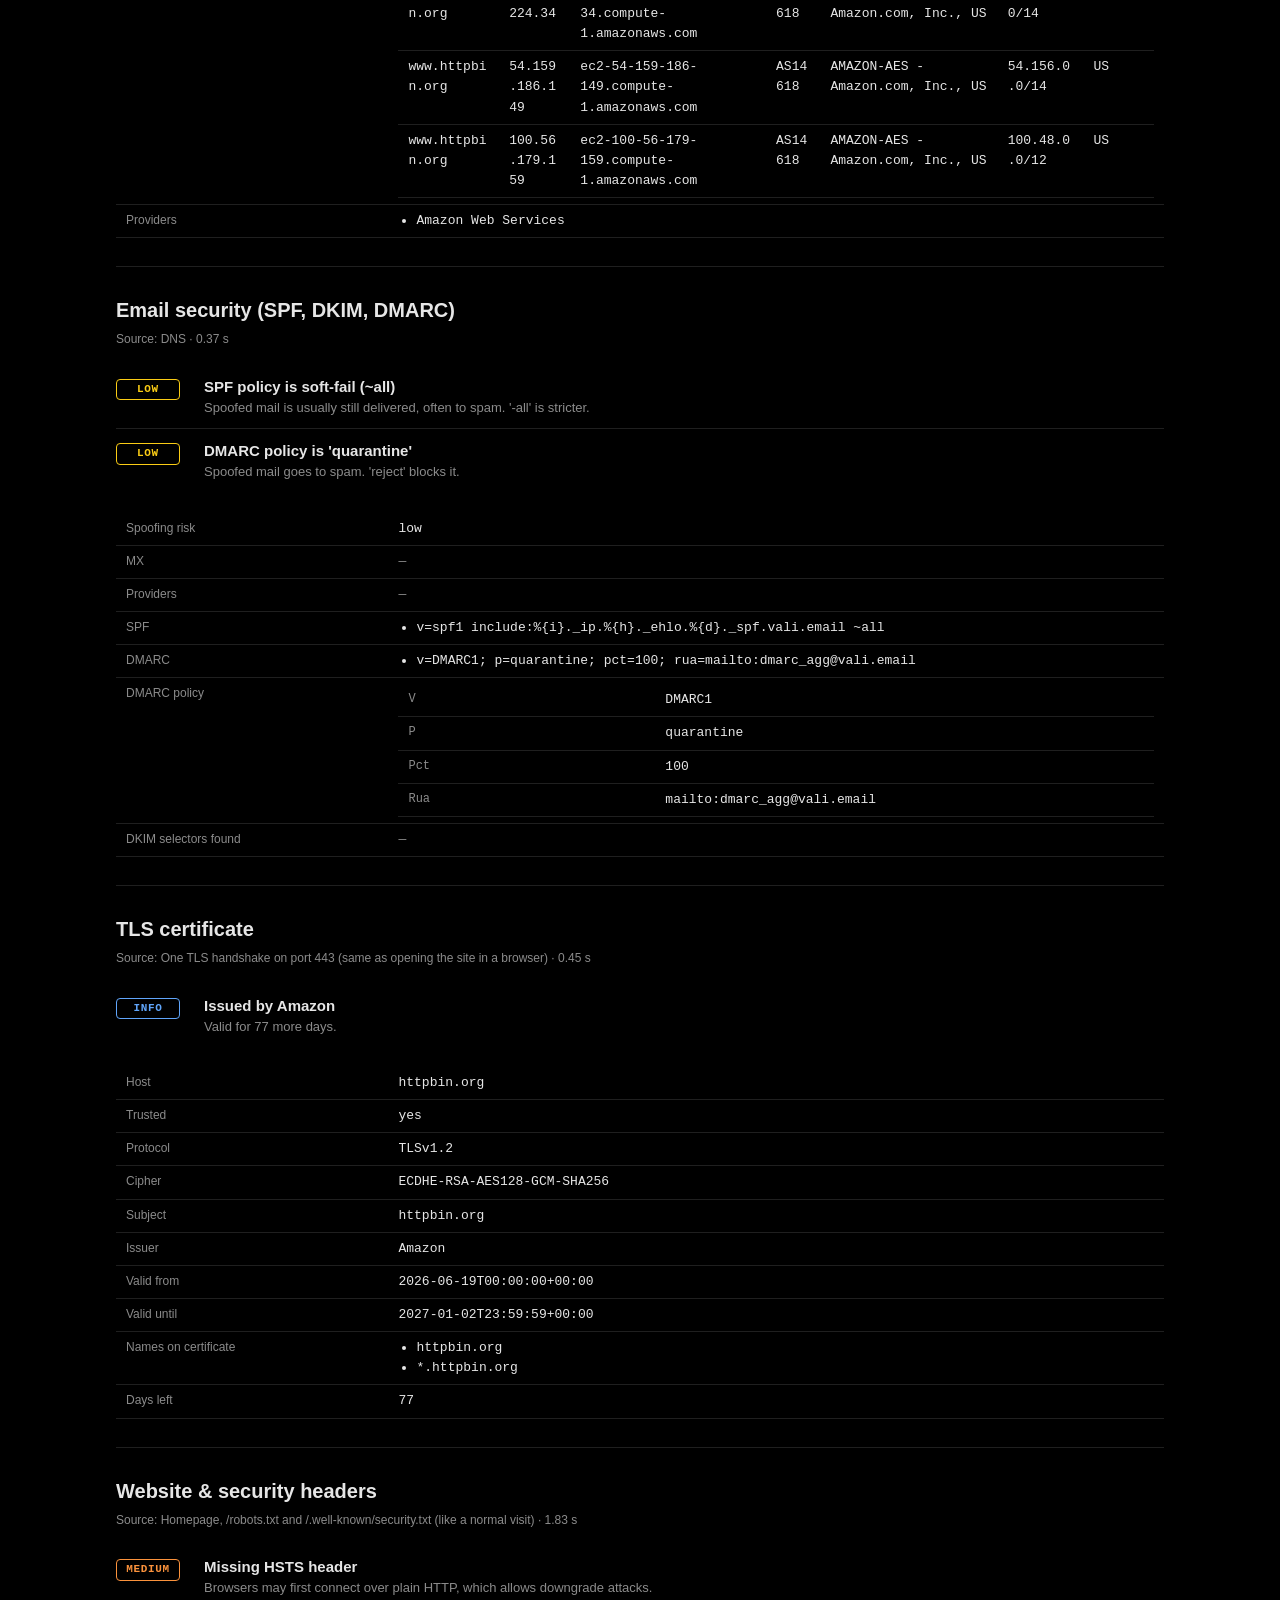
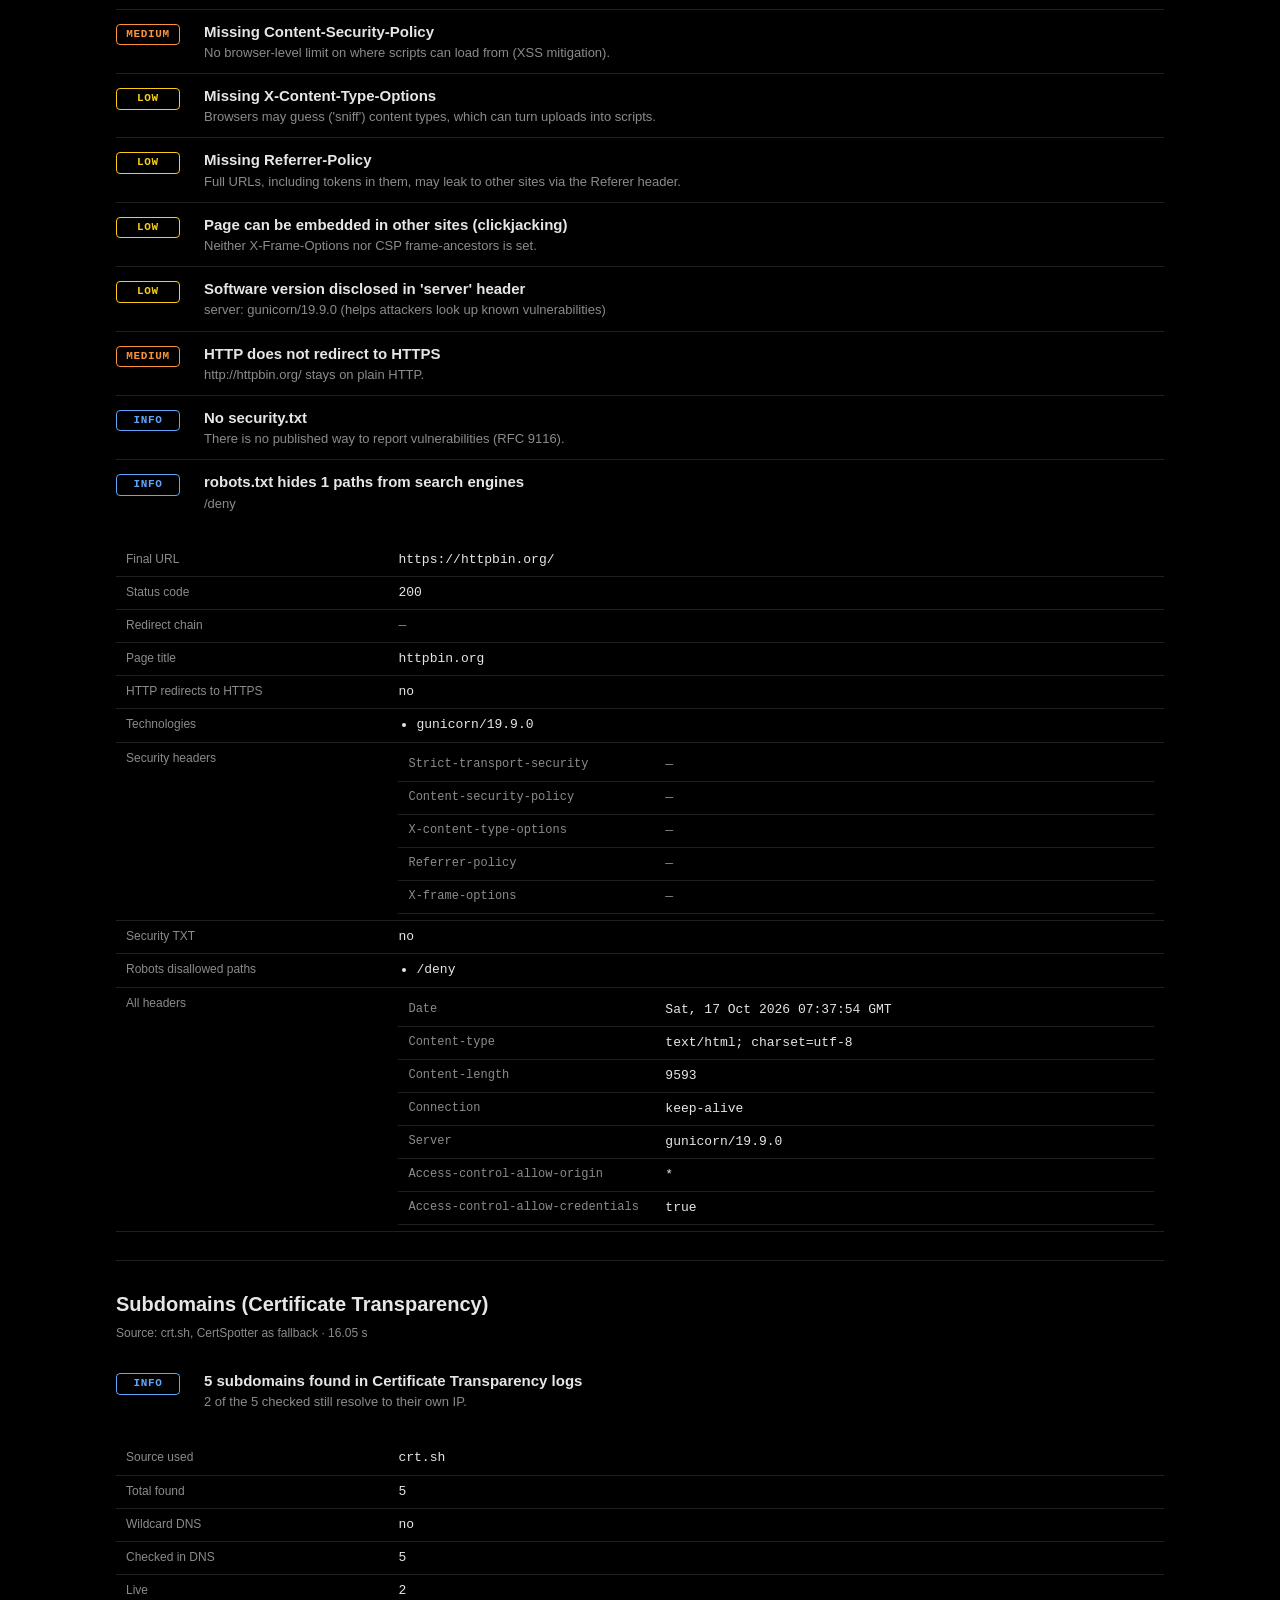
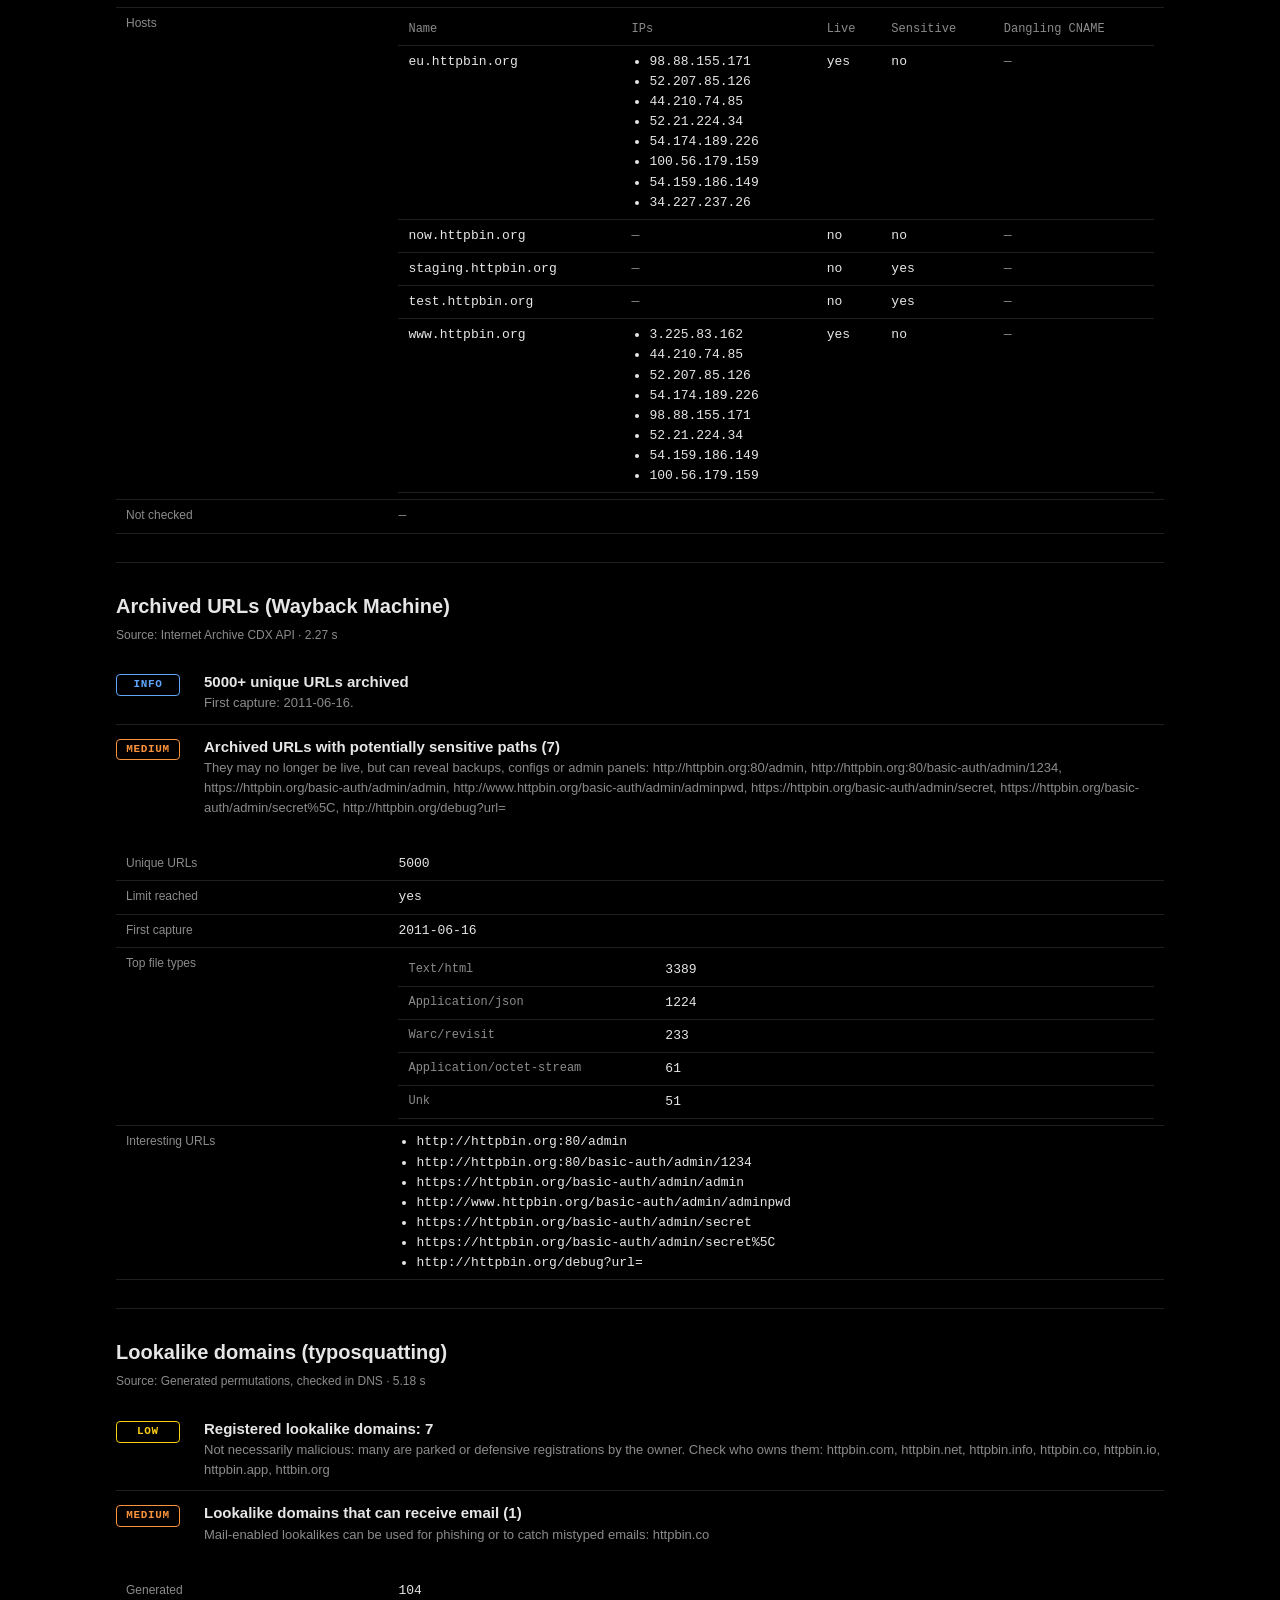
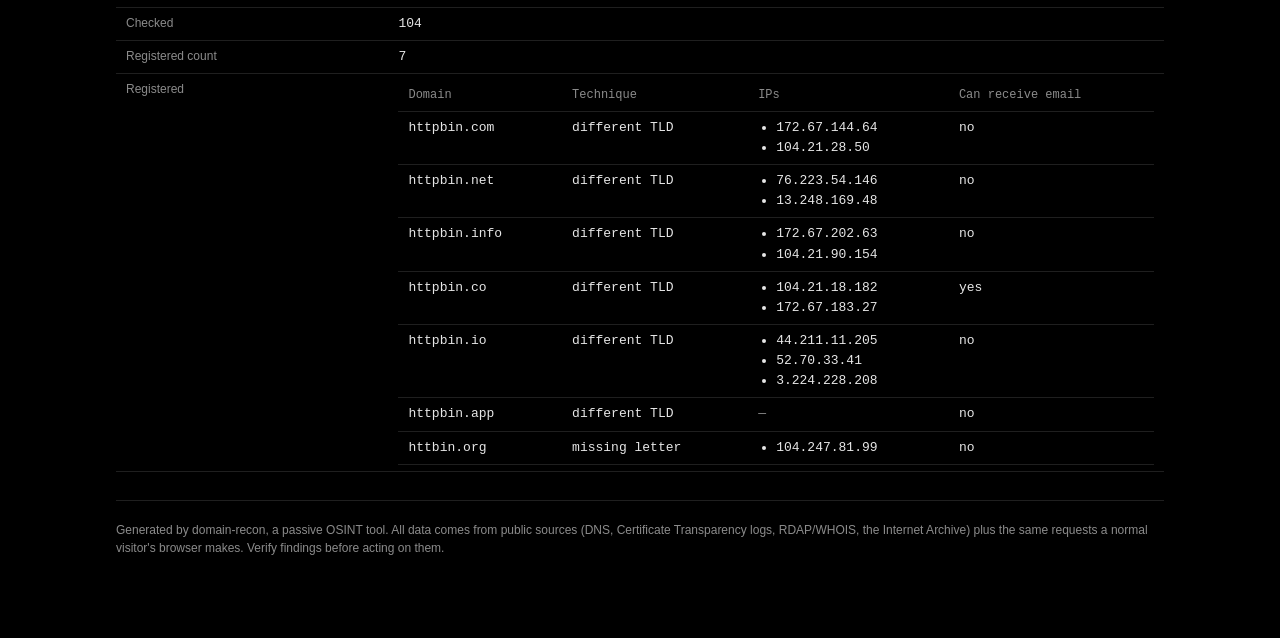
<file: examples/httpbin.org.html>
<!doctype html>
<html lang="en">
<head>
<meta charset="utf-8">
<meta name="viewport" content="width=device-width, initial-scale=1">
<title>httpbin.org – domain-recon report</title>
<style>
:root {
  --bg: #000;
  --line: #1f1f1f;
  --text: #e6e6e6;
  --muted: #8b8b8b;
  --accent: #22c55e;
  --high: #f87171;
  --medium: #fb923c;
  --low: #facc15;
  --info: #60a5fa;
}
* { box-sizing: border-box; }
html, body { margin: 0; background: var(--bg); color: var(--text); }
body { font: 15px/1.55 "Segoe UI", -apple-system, Roboto, Helvetica, Arial, sans-serif; }
main { max-width: 1080px; margin: 0 auto; padding: 48px 16px 80px; }
a { color: var(--text); }
.mono, code, table.grid td, table.kv td { font-family: "Cascadia Mono", ui-monospace, Consolas, monospace; font-size: 13px; }
.muted { color: var(--muted); }

header .brand { color: var(--accent); font-family: ui-monospace, Consolas, monospace; font-size: 13px; letter-spacing: .08em; }
header h1 { font-size: 40px; line-height: 1.1; margin: 8px 0 6px; word-break: break-all; }
header .meta { color: var(--muted); font-size: 13px; }
a.backlink { display: inline-block; margin-bottom: 20px; color: var(--muted); font-size: 13px; text-decoration: none; }
a.backlink:hover, a.external:hover { color: var(--text); }
a.external { color: var(--muted); font-size: 12px; }

.counts { display: grid; grid-template-columns: repeat(4, 1fr); gap: 12px; margin: 32px 0 40px; }
.count { border: 1px solid var(--line); border-radius: 8px; padding: 14px 16px; }
.count b { display: block; font-size: 30px; line-height: 1.1; }
.count span { color: var(--muted); font-size: 12px; text-transform: uppercase; letter-spacing: .08em; }
.count.high b { color: var(--high); } .count.medium b { color: var(--medium); }
.count.low b { color: var(--low); } .count.info b { color: var(--info); }

h2 { font-size: 20px; margin: 0 0 4px; }
section { border-top: 1px solid var(--line); padding: 28px 0; }
section .meta { color: var(--muted); font-size: 12px; margin-bottom: 16px; }

nav { display: flex; flex-wrap: wrap; gap: 8px; margin-bottom: 8px; }
nav a { border: 1px solid var(--line); border-radius: 999px; padding: 4px 12px; font-size: 13px; text-decoration: none; color: var(--muted); }
nav a:hover { color: var(--text); border-color: #3a3a3a; }

.sev { display: inline-block; min-width: 64px; text-align: center; border-radius: 4px; padding: 1px 6px;
       font: 600 11px/1.6 ui-monospace, Consolas, monospace; letter-spacing: .06em; text-transform: uppercase; border: 1px solid currentColor; }
.sev-high { color: var(--high); } .sev-medium { color: var(--medium); }
.sev-low { color: var(--low); } .sev-info { color: var(--info); }

ul.findings { list-style: none; margin: 0 0 20px; padding: 0; }
ul.findings li { display: grid; grid-template-columns: 76px 1fr; gap: 12px; padding: 10px 0; border-bottom: 1px solid var(--line); }
ul.findings li:last-child { border-bottom: 0; }
ul.findings .title { font-weight: 600; }
ul.findings .detail { color: var(--muted); font-size: 13px; word-break: break-word; }
ul.findings .module { color: var(--muted); font-size: 12px; text-decoration: none; }

.scroll { overflow-x: auto; }
table { border-collapse: collapse; width: 100%; }
th, td { text-align: left; vertical-align: top; padding: 6px 10px; border-bottom: 1px solid var(--line); word-break: break-word; }
th { color: var(--muted); font-weight: 500; font-size: 12px; }
table.kv > tbody > tr > th, table.kv > tr > th { width: 26%; }
table.kv table.kv th { width: 34%; }
table.grid th { white-space: nowrap; }
ul.list { margin: 0; padding-left: 18px; }
details summary { cursor: pointer; color: var(--muted); font-size: 13px; }
.error { border: 1px solid var(--high); color: var(--high); border-radius: 6px; padding: 10px 14px; font-size: 14px; }

table.overview td { font-family: inherit; font-size: 14px; padding: 12px 10px; }
table.overview .num { text-align: right; }
table.overview td.num { font-family: "Cascadia Mono", ui-monospace, Consolas, monospace; font-size: 15px; }
table.overview td.domain { white-space: nowrap; }
table.overview td.num.high { color: var(--high); } table.overview td.num.medium { color: var(--medium); }
table.overview td.num.low { color: var(--low); } table.overview td.num.info { color: var(--info); }
table.overview td.num.zero { color: #4a4a4a; }
table.overview a.domain { font-weight: 600; font-size: 15px; }
table.overview tr:hover td { background: #0b0b0b; }

footer { border-top: 1px solid var(--line); padding-top: 20px; color: var(--muted); font-size: 12px; }

@media (max-width: 640px) {
  header h1 { font-size: 28px; }
  .counts { grid-template-columns: repeat(2, 1fr); }
  ul.findings li { grid-template-columns: 1fr; gap: 4px; }
}</style>
</head>
<body>
<main>


<header>
<a class="backlink" href="index.html">← All scanned domains</a>  <div class="brand">DOMAIN-RECON // PASSIVE OSINT REPORT</div>
  <h1>httpbin.org</h1>
  <div class="meta">
    Scanned 2026-10-17 07:37 UTC
    · 9 modules
    · domain-recon v0.1.0
    · <a class="external" href="https://httpbin.org" target="_blank" rel="noopener noreferrer">https://httpbin.org ↗</a>
  </div>
</header>

<div class="counts">
  <div class="count high"><b>0</b><span>high</span></div>
  <div class="count medium"><b>5</b><span>medium</span></div>
  <div class="count low"><b>8</b><span>low</span></div>
  <div class="count info"><b>6</b><span>info</span></div>
</div>

<section>
  <h2>Key findings</h2>
  <div class="meta">All findings from all modules, most severe first.</div>
  <ul class="findings">
    <li>
      <div><span class="sev sev-medium">medium</span></div>
      <div>
        <div class="title">Missing HSTS header</div>
<div class="detail">Browsers may first connect over plain HTTP, which allows downgrade attacks.</div>        <a class="module" href="#http">Website &amp; security headers</a>
      </div>
    </li>
    <li>
      <div><span class="sev sev-medium">medium</span></div>
      <div>
        <div class="title">Missing Content-Security-Policy</div>
<div class="detail">No browser-level limit on where scripts can load from (XSS mitigation).</div>        <a class="module" href="#http">Website &amp; security headers</a>
      </div>
    </li>
    <li>
      <div><span class="sev sev-medium">medium</span></div>
      <div>
        <div class="title">HTTP does not redirect to HTTPS</div>
<div class="detail">http://httpbin.org/ stays on plain HTTP.</div>        <a class="module" href="#http">Website &amp; security headers</a>
      </div>
    </li>
    <li>
      <div><span class="sev sev-medium">medium</span></div>
      <div>
        <div class="title">Archived URLs with potentially sensitive paths (7)</div>
<div class="detail">They may no longer be live, but can reveal backups, configs or admin panels: http://httpbin.org:80/admin, http://httpbin.org:80/basic-auth/admin/1234, https://httpbin.org/basic-auth/admin/admin, http://www.httpbin.org/basic-auth/admin/adminpwd, https://httpbin.org/basic-auth/admin/secret, https://httpbin.org/basic-auth/admin/secret%5C, http://httpbin.org/debug?url=</div>        <a class="module" href="#wayback">Archived URLs (Wayback Machine)</a>
      </div>
    </li>
    <li>
      <div><span class="sev sev-medium">medium</span></div>
      <div>
        <div class="title">Lookalike domains that can receive email (1)</div>
<div class="detail">Mail-enabled lookalikes can be used for phishing or to catch mistyped emails: httpbin.co</div>        <a class="module" href="#typosquat">Lookalike domains (typosquatting)</a>
      </div>
    </li>
    <li>
      <div><span class="sev sev-low">low</span></div>
      <div>
        <div class="title">DNSSEC is not enabled</div>
<div class="detail">DNS answers for this domain are not cryptographically signed.</div>        <a class="module" href="#registration">Domain registration</a>
      </div>
    </li>
    <li>
      <div><span class="sev sev-low">low</span></div>
      <div>
        <div class="title">SPF policy is soft-fail (~all)</div>
<div class="detail">Spoofed mail is usually still delivered, often to spam. &#39;-all&#39; is stricter.</div>        <a class="module" href="#email">Email security (SPF, DKIM, DMARC)</a>
      </div>
    </li>
    <li>
      <div><span class="sev sev-low">low</span></div>
      <div>
        <div class="title">DMARC policy is &#39;quarantine&#39;</div>
<div class="detail">Spoofed mail goes to spam. &#39;reject&#39; blocks it.</div>        <a class="module" href="#email">Email security (SPF, DKIM, DMARC)</a>
      </div>
    </li>
    <li>
      <div><span class="sev sev-low">low</span></div>
      <div>
        <div class="title">Missing X-Content-Type-Options</div>
<div class="detail">Browsers may guess (&#39;sniff&#39;) content types, which can turn uploads into scripts.</div>        <a class="module" href="#http">Website &amp; security headers</a>
      </div>
    </li>
    <li>
      <div><span class="sev sev-low">low</span></div>
      <div>
        <div class="title">Missing Referrer-Policy</div>
<div class="detail">Full URLs, including tokens in them, may leak to other sites via the Referer header.</div>        <a class="module" href="#http">Website &amp; security headers</a>
      </div>
    </li>
    <li>
      <div><span class="sev sev-low">low</span></div>
      <div>
        <div class="title">Page can be embedded in other sites (clickjacking)</div>
<div class="detail">Neither X-Frame-Options nor CSP frame-ancestors is set.</div>        <a class="module" href="#http">Website &amp; security headers</a>
      </div>
    </li>
    <li>
      <div><span class="sev sev-low">low</span></div>
      <div>
        <div class="title">Software version disclosed in &#39;server&#39; header</div>
<div class="detail">server: gunicorn/19.9.0 (helps attackers look up known vulnerabilities)</div>        <a class="module" href="#http">Website &amp; security headers</a>
      </div>
    </li>
    <li>
      <div><span class="sev sev-low">low</span></div>
      <div>
        <div class="title">Registered lookalike domains: 7</div>
<div class="detail">Not necessarily malicious: many are parked or defensive registrations by the owner. Check who owns them: httpbin.com, httpbin.net, httpbin.info, httpbin.co, httpbin.io, httpbin.app, httbin.org</div>        <a class="module" href="#typosquat">Lookalike domains (typosquatting)</a>
      </div>
    </li>
    <li>
      <div><span class="sev sev-info">info</span></div>
      <div>
        <div class="title">Network owner</div>
<div class="detail">AMAZON-AES - Amazon.com, Inc., US (AS14618, US)</div>        <a class="module" href="#hosting">Hosting &amp; network owner</a>
      </div>
    </li>
    <li>
      <div><span class="sev sev-info">info</span></div>
      <div>
        <div class="title">Issued by Amazon</div>
<div class="detail">Valid for 77 more days.</div>        <a class="module" href="#tls">TLS certificate</a>
      </div>
    </li>
    <li>
      <div><span class="sev sev-info">info</span></div>
      <div>
        <div class="title">No security.txt</div>
<div class="detail">There is no published way to report vulnerabilities (RFC 9116).</div>        <a class="module" href="#http">Website &amp; security headers</a>
      </div>
    </li>
    <li>
      <div><span class="sev sev-info">info</span></div>
      <div>
        <div class="title">robots.txt hides 1 paths from search engines</div>
<div class="detail">/deny</div>        <a class="module" href="#http">Website &amp; security headers</a>
      </div>
    </li>
    <li>
      <div><span class="sev sev-info">info</span></div>
      <div>
        <div class="title">5 subdomains found in Certificate Transparency logs</div>
<div class="detail">2 of the 5 checked still resolve to their own IP.</div>        <a class="module" href="#subdomains">Subdomains (Certificate Transparency)</a>
      </div>
    </li>
    <li>
      <div><span class="sev sev-info">info</span></div>
      <div>
        <div class="title">5000+ unique URLs archived</div>
<div class="detail">First capture: 2011-06-16.</div>        <a class="module" href="#wayback">Archived URLs (Wayback Machine)</a>
      </div>
    </li>
  </ul>
  <nav>
    <a href="#dns">DNS records</a>
    <a href="#registration">Domain registration</a>
    <a href="#hosting">Hosting &amp; network owner</a>
    <a href="#email">Email security (SPF, DKIM, DMARC)</a>
    <a href="#tls">TLS certificate</a>
    <a href="#http">Website &amp; security headers</a>
    <a href="#subdomains">Subdomains (Certificate Transparency)</a>
    <a href="#wayback">Archived URLs (Wayback Machine)</a>
    <a href="#typosquat">Lookalike domains (typosquatting)</a>
  </nav>
</section>

<section id="dns">
  <h2>DNS records</h2>
  <div class="meta">Source: System DNS resolver · 0.25 s</div>



  <table class="kv">
    <tr><th>Records</th><td>  <table class="kv">
    <tr><th>A</th><td>    <ul class="list"><li>52.207.85.126</li><li>54.159.186.149</li><li>44.210.74.85</li><li>98.88.155.171</li><li>54.174.189.226</li><li>100.56.179.159</li><li>98.89.203.252</li><li>34.227.237.26</li></ul>
</td></tr>
    <tr><th>AAAA</th><td><span class="muted">—</span>
</td></tr>
    <tr><th>CNAME</th><td><span class="muted">—</span>
</td></tr>
    <tr><th>MX</th><td><span class="muted">—</span>
</td></tr>
    <tr><th>NS</th><td>    <ul class="list"><li>ns-1053.awsdns-03.org.</li><li>ns-1555.awsdns-02.co.uk.</li><li>ns-173.awsdns-21.com.</li><li>ns-884.awsdns-46.net.</li></ul>
</td></tr>
    <tr><th>TXT</th><td>    <ul class="list"><li>v=spf1 include:%{i}._ip.%{h}._ehlo.%{d}._spf.vali.email ~all</li></ul>
</td></tr>
    <tr><th>SOA</th><td>    <ul class="list"><li>ns-1053.awsdns-03.org. awsdns-hostmaster.amazon.com. 1 7200 900 1209600 86400</li></ul>
</td></tr>
    <tr><th>CAA</th><td>    <ul class="list"><li>0 iodef &#34;mailto:security@postman.com&#34;</li><li>0 issue &#34;amazon.com&#34;</li><li>0 issue &#34;letsencrypt.org&#34;</li><li>0 issuewild &#34;amazon.com&#34;</li></ul>
</td></tr>
  </table>
</td></tr>
    <tr><th>Services from TXT</th><td><span class="muted">—</span>
</td></tr>
  </table>
</section>
<section id="registration">
  <h2>Domain registration</h2>
  <div class="meta">Source: RDAP via rdap.org (WHOIS fallback) · 1.04 s</div>


  <ul class="findings">
    <li>
      <div><span class="sev sev-low">low</span></div>
      <div>
        <div class="title">DNSSEC is not enabled</div>
<div class="detail">DNS answers for this domain are not cryptographically signed.</div>      </div>
    </li>
  </ul>

  <table class="kv">
    <tr><th>Registrar</th><td>Amazon Registrar, Inc.</td></tr>
    <tr><th>Created</th><td>2011-06-12T21:57:10.346Z</td></tr>
    <tr><th>Expires</th><td>2027-06-12T21:57:10.346Z</td></tr>
    <tr><th>Updated</th><td>2026-08-12T05:20:42.8Z</td></tr>
    <tr><th>Status</th><td>    <ul class="list"><li>client transfer prohibited</li></ul>
</td></tr>
    <tr><th>Nameservers</th><td>    <ul class="list"><li>ns-1053.awsdns-03.org</li><li>ns-1555.awsdns-02.co.uk</li><li>ns-173.awsdns-21.com</li><li>ns-884.awsdns-46.net</li></ul>
</td></tr>
    <tr><th>DNSSEC</th><td>no
</td></tr>
    <tr><th>Source</th><td>RDAP</td></tr>
    <tr><th>Age days</th><td>5605
</td></tr>
  </table>
</section>
<section id="hosting">
  <h2>Hosting &amp; network owner</h2>
  <div class="meta">Source: Team Cymru IP-to-ASN service (over DNS), reverse DNS · 2.52 s</div>


  <ul class="findings">
    <li>
      <div><span class="sev sev-info">info</span></div>
      <div>
        <div class="title">Network owner</div>
<div class="detail">AMAZON-AES - Amazon.com, Inc., US (AS14618, US)</div>      </div>
    </li>
  </ul>

  <table class="kv">
    <tr><th>Hosts</th><td>    <div class="scroll"><table class="grid">
      <tr><th>Hostname</th><th>IP</th><th>Reverse DNS</th><th>ASN</th><th>Network owner</th><th>Prefix</th><th>Country</th></tr>
      <tr><td>httpbin.org</td><td>98.88.155.171</td><td>ec2-98-88-155-171.compute-1.amazonaws.com</td><td>AS14618</td><td>AMAZON-AES - Amazon.com, Inc., US</td><td>98.88.0.0/13</td><td>US</td></tr>
      <tr><td>httpbin.org</td><td>54.174.189.226</td><td>ec2-54-174-189-226.compute-1.amazonaws.com</td><td>AS14618</td><td>AMAZON-AES - Amazon.com, Inc., US</td><td>54.174.0.0/15</td><td>US</td></tr>
      <tr><td>httpbin.org</td><td>100.56.179.159</td><td>ec2-100-56-179-159.compute-1.amazonaws.com</td><td>AS14618</td><td>AMAZON-AES - Amazon.com, Inc., US</td><td>100.48.0.0/12</td><td>US</td></tr>
      <tr><td>httpbin.org</td><td>98.89.203.252</td><td>ec2-98-89-203-252.compute-1.amazonaws.com</td><td>AS14618</td><td>AMAZON-AES - Amazon.com, Inc., US</td><td>98.88.0.0/13</td><td>US</td></tr>
      <tr><td>httpbin.org</td><td>34.227.237.26</td><td>ec2-34-227-237-26.compute-1.amazonaws.com</td><td>AS14618</td><td>AMAZON-AES - Amazon.com, Inc., US</td><td>34.224.0.0/12</td><td>US</td></tr>
      <tr><td>httpbin.org</td><td>52.207.85.126</td><td>ec2-52-207-85-126.compute-1.amazonaws.com</td><td>AS14618</td><td>AMAZON-AES - Amazon.com, Inc., US</td><td>52.200.0.0/13</td><td>US</td></tr>
      <tr><td>httpbin.org</td><td>54.159.186.149</td><td>ec2-54-159-186-149.compute-1.amazonaws.com</td><td>AS14618</td><td>AMAZON-AES - Amazon.com, Inc., US</td><td>54.156.0.0/14</td><td>US</td></tr>
      <tr><td>httpbin.org</td><td>44.210.74.85</td><td>ec2-44-210-74-85.compute-1.amazonaws.com</td><td>AS14618</td><td>AMAZON-AES - Amazon.com, Inc., US</td><td>44.192.0.0/11</td><td>US</td></tr>
      <tr><td>www.httpbin.org</td><td>3.225.83.162</td><td>ec2-3-225-83-162.compute-1.amazonaws.com</td><td>AS14618</td><td>AMAZON-AES - Amazon.com, Inc., US</td><td>3.224.0.0/12</td><td>US</td></tr>
      <tr><td>www.httpbin.org</td><td>44.210.74.85</td><td>ec2-44-210-74-85.compute-1.amazonaws.com</td><td>AS14618</td><td>AMAZON-AES - Amazon.com, Inc., US</td><td>44.192.0.0/11</td><td>US</td></tr>
      <tr><td>www.httpbin.org</td><td>52.207.85.126</td><td>ec2-52-207-85-126.compute-1.amazonaws.com</td><td>AS14618</td><td>AMAZON-AES - Amazon.com, Inc., US</td><td>52.200.0.0/13</td><td>US</td></tr>
      <tr><td>www.httpbin.org</td><td>54.174.189.226</td><td>ec2-54-174-189-226.compute-1.amazonaws.com</td><td>AS14618</td><td>AMAZON-AES - Amazon.com, Inc., US</td><td>54.174.0.0/15</td><td>US</td></tr>
      <tr><td>www.httpbin.org</td><td>98.88.155.171</td><td>ec2-98-88-155-171.compute-1.amazonaws.com</td><td>AS14618</td><td>AMAZON-AES - Amazon.com, Inc., US</td><td>98.88.0.0/13</td><td>US</td></tr>
      <tr><td>www.httpbin.org</td><td>52.21.224.34</td><td>ec2-52-21-224-34.compute-1.amazonaws.com</td><td>AS14618</td><td>AMAZON-AES - Amazon.com, Inc., US</td><td>52.20.0.0/14</td><td>US</td></tr>
      <tr><td>www.httpbin.org</td><td>54.159.186.149</td><td>ec2-54-159-186-149.compute-1.amazonaws.com</td><td>AS14618</td><td>AMAZON-AES - Amazon.com, Inc., US</td><td>54.156.0.0/14</td><td>US</td></tr>
      <tr><td>www.httpbin.org</td><td>100.56.179.159</td><td>ec2-100-56-179-159.compute-1.amazonaws.com</td><td>AS14618</td><td>AMAZON-AES - Amazon.com, Inc., US</td><td>100.48.0.0/12</td><td>US</td></tr>
    </table></div>
</td></tr>
    <tr><th>Providers</th><td>    <ul class="list"><li>Amazon Web Services</li></ul>
</td></tr>
  </table>
</section>
<section id="email">
  <h2>Email security (SPF, DKIM, DMARC)</h2>
  <div class="meta">Source: DNS · 0.37 s</div>


  <ul class="findings">
    <li>
      <div><span class="sev sev-low">low</span></div>
      <div>
        <div class="title">SPF policy is soft-fail (~all)</div>
<div class="detail">Spoofed mail is usually still delivered, often to spam. &#39;-all&#39; is stricter.</div>      </div>
    </li>
    <li>
      <div><span class="sev sev-low">low</span></div>
      <div>
        <div class="title">DMARC policy is &#39;quarantine&#39;</div>
<div class="detail">Spoofed mail goes to spam. &#39;reject&#39; blocks it.</div>      </div>
    </li>
  </ul>

  <table class="kv">
    <tr><th>Spoofing risk</th><td>low</td></tr>
    <tr><th>MX</th><td><span class="muted">—</span>
</td></tr>
    <tr><th>Providers</th><td><span class="muted">—</span>
</td></tr>
    <tr><th>SPF</th><td>    <ul class="list"><li>v=spf1 include:%{i}._ip.%{h}._ehlo.%{d}._spf.vali.email ~all</li></ul>
</td></tr>
    <tr><th>DMARC</th><td>    <ul class="list"><li>v=DMARC1; p=quarantine; pct=100; rua=mailto:dmarc_agg@vali.email</li></ul>
</td></tr>
    <tr><th>DMARC policy</th><td>  <table class="kv">
    <tr><th>V</th><td>DMARC1</td></tr>
    <tr><th>P</th><td>quarantine</td></tr>
    <tr><th>Pct</th><td>100</td></tr>
    <tr><th>Rua</th><td>mailto:dmarc_agg@vali.email</td></tr>
  </table>
</td></tr>
    <tr><th>DKIM selectors found</th><td><span class="muted">—</span>
</td></tr>
  </table>
</section>
<section id="tls">
  <h2>TLS certificate</h2>
  <div class="meta">Source: One TLS handshake on port 443 (same as opening the site in a browser) · 0.45 s</div>


  <ul class="findings">
    <li>
      <div><span class="sev sev-info">info</span></div>
      <div>
        <div class="title">Issued by Amazon</div>
<div class="detail">Valid for 77 more days.</div>      </div>
    </li>
  </ul>

  <table class="kv">
    <tr><th>Host</th><td>httpbin.org</td></tr>
    <tr><th>Trusted</th><td>yes
</td></tr>
    <tr><th>Protocol</th><td>TLSv1.2</td></tr>
    <tr><th>Cipher</th><td>ECDHE-RSA-AES128-GCM-SHA256</td></tr>
    <tr><th>Subject</th><td>httpbin.org</td></tr>
    <tr><th>Issuer</th><td>Amazon</td></tr>
    <tr><th>Valid from</th><td>2026-06-19T00:00:00+00:00</td></tr>
    <tr><th>Valid until</th><td>2027-01-02T23:59:59+00:00</td></tr>
    <tr><th>Names on certificate</th><td>    <ul class="list"><li>httpbin.org</li><li>*.httpbin.org</li></ul>
</td></tr>
    <tr><th>Days left</th><td>77
</td></tr>
  </table>
</section>
<section id="http">
  <h2>Website &amp; security headers</h2>
  <div class="meta">Source: Homepage, /robots.txt and /.well-known/security.txt (like a normal visit) · 1.83 s</div>


  <ul class="findings">
    <li>
      <div><span class="sev sev-medium">medium</span></div>
      <div>
        <div class="title">Missing HSTS header</div>
<div class="detail">Browsers may first connect over plain HTTP, which allows downgrade attacks.</div>      </div>
    </li>
    <li>
      <div><span class="sev sev-medium">medium</span></div>
      <div>
        <div class="title">Missing Content-Security-Policy</div>
<div class="detail">No browser-level limit on where scripts can load from (XSS mitigation).</div>      </div>
    </li>
    <li>
      <div><span class="sev sev-low">low</span></div>
      <div>
        <div class="title">Missing X-Content-Type-Options</div>
<div class="detail">Browsers may guess (&#39;sniff&#39;) content types, which can turn uploads into scripts.</div>      </div>
    </li>
    <li>
      <div><span class="sev sev-low">low</span></div>
      <div>
        <div class="title">Missing Referrer-Policy</div>
<div class="detail">Full URLs, including tokens in them, may leak to other sites via the Referer header.</div>      </div>
    </li>
    <li>
      <div><span class="sev sev-low">low</span></div>
      <div>
        <div class="title">Page can be embedded in other sites (clickjacking)</div>
<div class="detail">Neither X-Frame-Options nor CSP frame-ancestors is set.</div>      </div>
    </li>
    <li>
      <div><span class="sev sev-low">low</span></div>
      <div>
        <div class="title">Software version disclosed in &#39;server&#39; header</div>
<div class="detail">server: gunicorn/19.9.0 (helps attackers look up known vulnerabilities)</div>      </div>
    </li>
    <li>
      <div><span class="sev sev-medium">medium</span></div>
      <div>
        <div class="title">HTTP does not redirect to HTTPS</div>
<div class="detail">http://httpbin.org/ stays on plain HTTP.</div>      </div>
    </li>
    <li>
      <div><span class="sev sev-info">info</span></div>
      <div>
        <div class="title">No security.txt</div>
<div class="detail">There is no published way to report vulnerabilities (RFC 9116).</div>      </div>
    </li>
    <li>
      <div><span class="sev sev-info">info</span></div>
      <div>
        <div class="title">robots.txt hides 1 paths from search engines</div>
<div class="detail">/deny</div>      </div>
    </li>
  </ul>

  <table class="kv">
    <tr><th>Final URL</th><td>https://httpbin.org/</td></tr>
    <tr><th>Status code</th><td>200
</td></tr>
    <tr><th>Redirect chain</th><td><span class="muted">—</span>
</td></tr>
    <tr><th>Page title</th><td>httpbin.org</td></tr>
    <tr><th>HTTP redirects to HTTPS</th><td>no
</td></tr>
    <tr><th>Technologies</th><td>    <ul class="list"><li>gunicorn/19.9.0</li></ul>
</td></tr>
    <tr><th>Security headers</th><td>  <table class="kv">
    <tr><th>Strict-transport-security</th><td><span class="muted">—</span>
</td></tr>
    <tr><th>Content-security-policy</th><td><span class="muted">—</span>
</td></tr>
    <tr><th>X-content-type-options</th><td><span class="muted">—</span>
</td></tr>
    <tr><th>Referrer-policy</th><td><span class="muted">—</span>
</td></tr>
    <tr><th>X-frame-options</th><td><span class="muted">—</span>
</td></tr>
  </table>
</td></tr>
    <tr><th>Security TXT</th><td>no
</td></tr>
    <tr><th>Robots disallowed paths</th><td>    <ul class="list"><li>/deny</li></ul>
</td></tr>
    <tr><th>All headers</th><td>  <table class="kv">
    <tr><th>Date</th><td>Sat, 17 Oct 2026 07:37:54 GMT</td></tr>
    <tr><th>Content-type</th><td>text/html; charset=utf-8</td></tr>
    <tr><th>Content-length</th><td>9593</td></tr>
    <tr><th>Connection</th><td>keep-alive</td></tr>
    <tr><th>Server</th><td>gunicorn/19.9.0</td></tr>
    <tr><th>Access-control-allow-origin</th><td>*</td></tr>
    <tr><th>Access-control-allow-credentials</th><td>true</td></tr>
  </table>
</td></tr>
  </table>
</section>
<section id="subdomains">
  <h2>Subdomains (Certificate Transparency)</h2>
  <div class="meta">Source: crt.sh, CertSpotter as fallback · 16.05 s</div>


  <ul class="findings">
    <li>
      <div><span class="sev sev-info">info</span></div>
      <div>
        <div class="title">5 subdomains found in Certificate Transparency logs</div>
<div class="detail">2 of the 5 checked still resolve to their own IP.</div>      </div>
    </li>
  </ul>

  <table class="kv">
    <tr><th>Source used</th><td>crt.sh</td></tr>
    <tr><th>Total found</th><td>5
</td></tr>
    <tr><th>Wildcard DNS</th><td>no
</td></tr>
    <tr><th>Checked in DNS</th><td>5
</td></tr>
    <tr><th>Live</th><td>2
</td></tr>
    <tr><th>Hosts</th><td>    <div class="scroll"><table class="grid">
      <tr><th>Name</th><th>IPs</th><th>Live</th><th>Sensitive</th><th>Dangling CNAME</th></tr>
      <tr><td>eu.httpbin.org</td><td>    <ul class="list"><li>98.88.155.171</li><li>52.207.85.126</li><li>44.210.74.85</li><li>52.21.224.34</li><li>54.174.189.226</li><li>100.56.179.159</li><li>54.159.186.149</li><li>34.227.237.26</li></ul>
</td><td>yes
</td><td>no
</td><td><span class="muted">—</span>
</td></tr>
      <tr><td>now.httpbin.org</td><td><span class="muted">—</span>
</td><td>no
</td><td>no
</td><td><span class="muted">—</span>
</td></tr>
      <tr><td>staging.httpbin.org</td><td><span class="muted">—</span>
</td><td>no
</td><td>yes
</td><td><span class="muted">—</span>
</td></tr>
      <tr><td>test.httpbin.org</td><td><span class="muted">—</span>
</td><td>no
</td><td>yes
</td><td><span class="muted">—</span>
</td></tr>
      <tr><td>www.httpbin.org</td><td>    <ul class="list"><li>3.225.83.162</li><li>44.210.74.85</li><li>52.207.85.126</li><li>54.174.189.226</li><li>98.88.155.171</li><li>52.21.224.34</li><li>54.159.186.149</li><li>100.56.179.159</li></ul>
</td><td>yes
</td><td>no
</td><td><span class="muted">—</span>
</td></tr>
    </table></div>
</td></tr>
    <tr><th>Not checked</th><td><span class="muted">—</span>
</td></tr>
  </table>
</section>
<section id="wayback">
  <h2>Archived URLs (Wayback Machine)</h2>
  <div class="meta">Source: Internet Archive CDX API · 2.27 s</div>


  <ul class="findings">
    <li>
      <div><span class="sev sev-info">info</span></div>
      <div>
        <div class="title">5000+ unique URLs archived</div>
<div class="detail">First capture: 2011-06-16.</div>      </div>
    </li>
    <li>
      <div><span class="sev sev-medium">medium</span></div>
      <div>
        <div class="title">Archived URLs with potentially sensitive paths (7)</div>
<div class="detail">They may no longer be live, but can reveal backups, configs or admin panels: http://httpbin.org:80/admin, http://httpbin.org:80/basic-auth/admin/1234, https://httpbin.org/basic-auth/admin/admin, http://www.httpbin.org/basic-auth/admin/adminpwd, https://httpbin.org/basic-auth/admin/secret, https://httpbin.org/basic-auth/admin/secret%5C, http://httpbin.org/debug?url=</div>      </div>
    </li>
  </ul>

  <table class="kv">
    <tr><th>Unique URLs</th><td>5000
</td></tr>
    <tr><th>Limit reached</th><td>yes
</td></tr>
    <tr><th>First capture</th><td>2011-06-16</td></tr>
    <tr><th>Top file types</th><td>  <table class="kv">
    <tr><th>Text/html</th><td>3389
</td></tr>
    <tr><th>Application/json</th><td>1224
</td></tr>
    <tr><th>Warc/revisit</th><td>233
</td></tr>
    <tr><th>Application/octet-stream</th><td>61
</td></tr>
    <tr><th>Unk</th><td>51
</td></tr>
  </table>
</td></tr>
    <tr><th>Interesting URLs</th><td>    <ul class="list"><li>http://httpbin.org:80/admin</li><li>http://httpbin.org:80/basic-auth/admin/1234</li><li>https://httpbin.org/basic-auth/admin/admin</li><li>http://www.httpbin.org/basic-auth/admin/adminpwd</li><li>https://httpbin.org/basic-auth/admin/secret</li><li>https://httpbin.org/basic-auth/admin/secret%5C</li><li>http://httpbin.org/debug?url=</li></ul>
</td></tr>
  </table>
</section>
<section id="typosquat">
  <h2>Lookalike domains (typosquatting)</h2>
  <div class="meta">Source: Generated permutations, checked in DNS · 5.18 s</div>


  <ul class="findings">
    <li>
      <div><span class="sev sev-low">low</span></div>
      <div>
        <div class="title">Registered lookalike domains: 7</div>
<div class="detail">Not necessarily malicious: many are parked or defensive registrations by the owner. Check who owns them: httpbin.com, httpbin.net, httpbin.info, httpbin.co, httpbin.io, httpbin.app, httbin.org</div>      </div>
    </li>
    <li>
      <div><span class="sev sev-medium">medium</span></div>
      <div>
        <div class="title">Lookalike domains that can receive email (1)</div>
<div class="detail">Mail-enabled lookalikes can be used for phishing or to catch mistyped emails: httpbin.co</div>      </div>
    </li>
  </ul>

  <table class="kv">
    <tr><th>Generated</th><td>104
</td></tr>
    <tr><th>Checked</th><td>104
</td></tr>
    <tr><th>Registered count</th><td>7
</td></tr>
    <tr><th>Registered</th><td>    <div class="scroll"><table class="grid">
      <tr><th>Domain</th><th>Technique</th><th>IPs</th><th>Can receive email</th></tr>
      <tr><td>httpbin.com</td><td>different TLD</td><td>    <ul class="list"><li>172.67.144.64</li><li>104.21.28.50</li></ul>
</td><td>no
</td></tr>
      <tr><td>httpbin.net</td><td>different TLD</td><td>    <ul class="list"><li>76.223.54.146</li><li>13.248.169.48</li></ul>
</td><td>no
</td></tr>
      <tr><td>httpbin.info</td><td>different TLD</td><td>    <ul class="list"><li>172.67.202.63</li><li>104.21.90.154</li></ul>
</td><td>no
</td></tr>
      <tr><td>httpbin.co</td><td>different TLD</td><td>    <ul class="list"><li>104.21.18.182</li><li>172.67.183.27</li></ul>
</td><td>yes
</td></tr>
      <tr><td>httpbin.io</td><td>different TLD</td><td>    <ul class="list"><li>44.211.11.205</li><li>52.70.33.41</li><li>3.224.228.208</li></ul>
</td><td>no
</td></tr>
      <tr><td>httpbin.app</td><td>different TLD</td><td><span class="muted">—</span>
</td><td>no
</td></tr>
      <tr><td>httbin.org</td><td>missing letter</td><td>    <ul class="list"><li>104.247.81.99</li></ul>
</td><td>no
</td></tr>
    </table></div>
</td></tr>
  </table>
</section>

<footer>
  Generated by domain-recon, a passive OSINT tool. All data comes from public sources
  (DNS, Certificate Transparency logs, RDAP/WHOIS, the Internet Archive) plus the same
  requests a normal visitor's browser makes. Verify findings before acting on them.
</footer>
</main>
</body>
</html>
</file>
